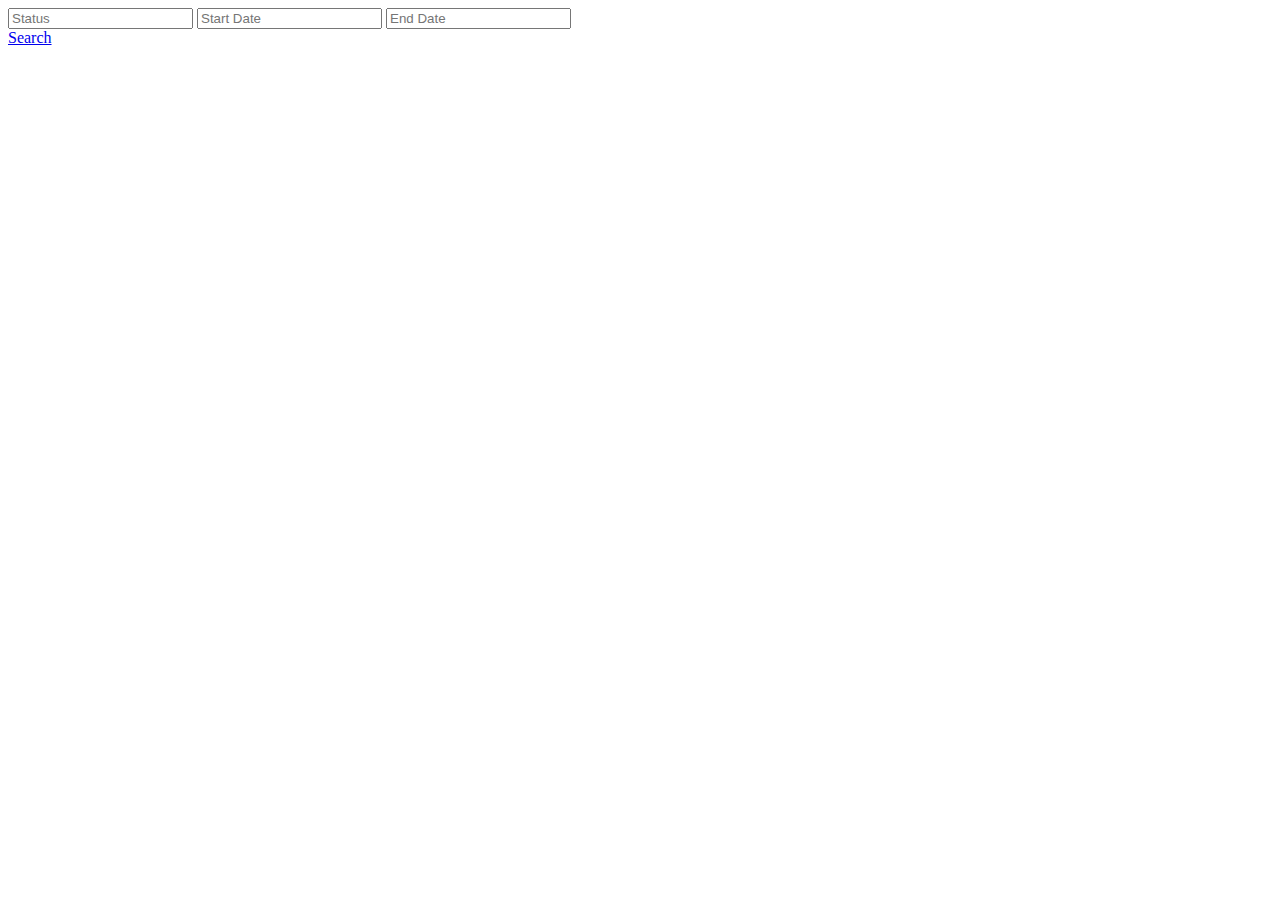
<file: src/main/resources/templates/index.html>
<!doctype html>
<html lang="zh-CN" xmlns:th="http://www.thymeleaf.org">

<head>
    <meta charset="utf-8">
    <title>首页</title>
    <meta http-equiv="Content-Type" content="text/html; charset=utf-8">
    <meta http-equiv="X-UA-Compatible" content="IE=11;IE=10;IE=9;IE=8;IE=7;IE=EDGE">
    <link rel="stylesheet" type="text/css" th:href="@{/js/lib/jquery-easyui-1.6.7/themes/default/easyui.css}" />
    <link rel="stylesheet" type="text/css" th:href="@{/js/lib/jquery-easyui-1.6.7/themes/icon.css}" />
    <link rel="stylesheet" type="text/css" th:href="@{/assets/css/base.css}">
    <link rel="stylesheet" type="text/css" th:href="@{/assets/css/style.css}">
    <!--<script src="assets/js/jquery-1.11.1.min.js"></script>-->
    <script type="text/javascript" th:src="@{/js/lib/v1.11.0-rc1-ext0.1/jquery.all.min.js}"></script>
    <script type="text/javascript" th:src="@{/js/lib/jquery-easyui-1.6.7/jquery.easyui.min.js}"></script>
    <script type="text/javascript" th:src="@{/js/lib/1.6.0-ext0.1/underscore.js}"></script>
    <script type="text/javascript" th:src="@{/js/lib/1.6.0-ext0.1/underscore-application-ext.js}"></script>
    <script type="text/javascript" th:src="@{/assets/js/waves.js}"></script>
    <script type="text/javascript" th:src="@{/js/common.js}"></script>
    <script type="text/javascript" th:src="@{/js/commonDialog.js}"></script>
    <script type="text/javascript" th:src="@{/js/index.js?20190213_1207}"></script>
    <style type="text/css">
        html,
        body {
            height: 100%;
            box-sizing: border-box;
        }
    </style>
    <script type="text/javascript">
        var contextPath='[[${#httpServletRequest.getContextPath()}]]';
    </script>
    <style type="text/css">
        .flex{display:-webkit-flex;display:flex;flex-flow:row;}
        .flex-1{flex:1;}
        .print-conf .ptitle{color:#333;text-align:center;line-height:30px;margin-bottom:3px}
        .print-list+.print-list{margin-top:15px;}
        .print-conf .template-con{text-align:center;}
        .print-conf .template-con li{margin:5px 16px 10px 5px;float:left;display:inline-block;cursor:pointer;min-width:66px;max-height:150px;vertical-align:top;}
        /* 66 * 84*/
        /* .print-conf .template-con li .pic{    margin: 0 auto;border:1px solid #d6d6d6;width:55px;height:70px;} */
        .print-conf .template-con li .pic{    margin: 0 auto;border:1px solid #d6d6d6;width:57px;height:72px;}
        .print-conf .template-con li img{width:55px;height:70px;}
        .print-conf .template-con li p{
            word-break:break-all;margin-top:8px;
            min-height: 18px;
            font-size: 12px;
            white-space: nowrap;
            overflow: hidden;
            text-overflow:    ellipsis;    /* IE, Safari (WebKit) */
        }
        .print-conf .template-con li.active .pic,.print-conf .template-con li:hover .pic{border-color:#56bfc0}
        .print-conf .template-con li.active,.print-conf .template-con li:hover{color:#56bfc0}
        .print-conf .template-con li.col-20off {
            width: 20%;
            margin: 5px 0 10px 0;
        }
        .btn-back,.more a{
            color: #60caf1;
            text-decoration: none;
        }
        .btn-back:hover, .more a:hover {
            text-decoration: underline;
        }
        .nopaddingTB.artDialog-body{
            padding-top: 0px;
            padding-bottom: 0;
        }
    </style>
</head>

<body>
<div class="page-center">
    <!-- header -->
    <div class="header" th:insert="~{navigation :: headBar}"></div>
    <!-- page-body -->
    <div class="wrapper">
        <div class="main">
            <!-- 企业列表 -->
            <!--
            <div class="comt-top clearfix">
                <div class="comt-title">Order List</div>
            </div>
            -->
            <div class="comt-tip comt-content">
                <div class="top-search has-border clearfix mb10">
                    <div class="fl">
                        <input type="text" placeholder="Status" name="status" id="status" data-options="panelHeight:'auto'" />
                        <input type="text" placeholder="Start Date" name="created_after" id="created_after" />
                        <input type="text" placeholder="End Date" name="created_before" id="created_before" />
                    </div>
                    <div class="fr">
                        <a href="javascript:getCorpList()" class="text-primary mr10">Search</a>
                        <!--
                        <a href="javascript:exportCorpList()" class="btn btn-primary waves-effect waves-light">导出</a>
                        <a href="javascript:stopTaxDeclareStatus()" class="btn btn-primary waves-effect waves-light">停止</a>
                        <a href="javascript:startTaxDeclareStatus()" class="btn btn-primary waves-effect waves-light" title="不勾选代表全部">启动报税</a>
                        -->
                    </div>
                </div>
                <div class="con-tab">
                    <table id="dg"></table>
                </div>
            </div>
        </div>
    </div>
</div>
<script id="testTemplate" type="text/template">
    <div class="ptitle" style="text-align:left; border-bottom: 1px solid #cccccc;"><strong>System Default</strong></div>
    <div class="template-con clearfix">
        <ul class="">
            [% if (presetTemplates && presetTemplates.length > 0) { %]
            [% for (var i = 0; i < presetTemplates.length; i++) { %]
            [% var cls = ""; %]
            [% if (i == 0) {cls = "active";} %]
            <li class="[%=cls%] col-20off" id="[%=presetTemplates[i].id%]" title="[%=presetTemplates[i].name%]">&lt;!&ndash; standardTemplate &ndash;&gt;
                <div class="pic"><img src="${staticContextPath}/static/assets/images/acct/temp/standard.jpg"></div>
                <p>[%=presetTemplates[i].name%]</p>
            </li>
            [% } %]
            [% } %]
        </ul>
    </div>
</script>
<script id="corpCustomPrintTemplate" type="text/template">
    <div class="print-conf clearfix">
        <div class="print-list" style="height: 400px; overflow:auto;">
            <!--  -->
            <div class="ptitle" style="text-align:left; border-bottom: 1px solid #cccccc;"><strong>User Design</strong></div>
            <div class="template-con clearfix">
                <ul class="">
                    [% if (corpTemplates && corpTemplates.length > 0) { %]
                    [% for (var i = 0; i < corpTemplates.length; i++) { %]
                    [%
                        var cls = "col-20off";
                        if (i == 0) {
                            cls = "col-20off active";
                        }
                    %]
                    <li id="[%=corpTemplates[i].id%]" class="[%= cls %]" title="[%=corpTemplates[i].templateName%]"><!-- standardTemplate -->
                        <div class="pic">
                            <img th:src="@{/assets/images/standard.jpg}">
                        </div>
                        <p>[%=corpTemplates[i].templateName%]</p>
                    </li>
                    [% } %]
                    [% } %]
                </ul>
            </div>
        </div>
        <div class="tr" style="margin-top: 10px;">
            <a class="btn-back text-muted decimalSetting ml10" href="javascript:moreTemplate()">More Templates</a>
        </div>
    </div>
</script>
<!--
<form name="exportForm" th:action="@{/corpList/exportCorpList.json}" method="post" target="_blank">
    <input type="hidden" name="name" value="" />
    <input type="hidden" name="taxType" value="" />
    <input type="hidden" name="reportStatus" value="" />
    <input type="hidden" name="createM" value="" />
</form>
-->
</body>

</html>
</file>
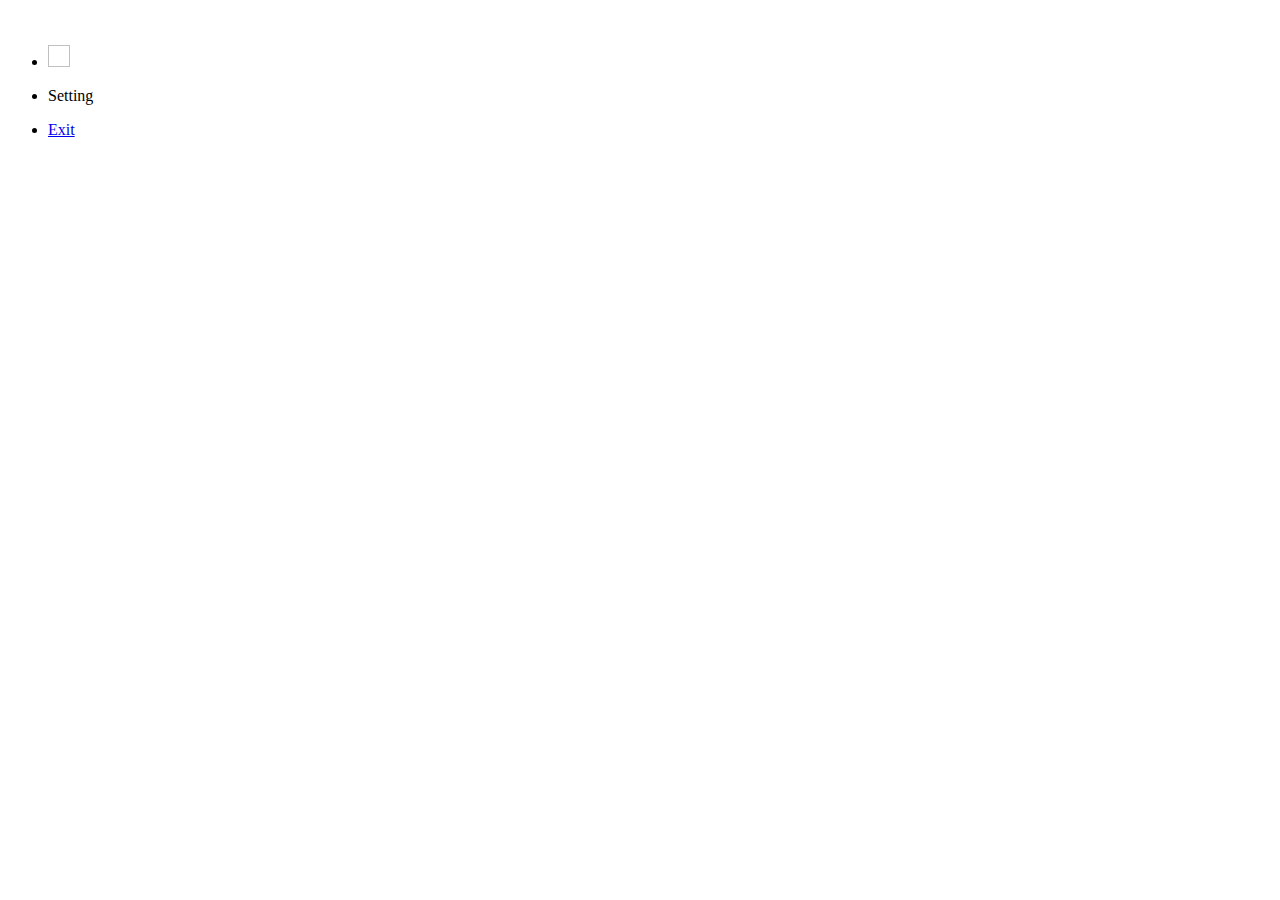
<file: src/main/resources/templates/navigation.html>
<!DOCTYPE html>
<html lang="zh-CN" xmlns:th="http://www.thymeleaf.org">
<body>
    <div class="main  clearfix" th:fragment="headBar">
        <div class="header-left fl">
            <a th:href="@{/}" class="header-logo" style="font-size: 18px;color:  white">
                <!--<img class="logo-img" th:src="@{/assets/images/logo.png}" alt="">-->
                Simple Invoice Print
            </a>
        </div>
        <div class="header-right fr">
            <ul class="clearfix" th:fragment="menuBar">
                <li class="avatar">
                    <a th:href="@{/}" class="headerNameCls">
                        <span th:text="${session.account}"></span>
                    </a>
                    <a th:href="@{/}">
                        <img th:src="@{/assets/images/all/card-text.png}" width="22" height="22">
                    </a>
                </li>
                <li>
                    <a class="handle" th:href="@{/setting/setting.htm}"><i class="icon-font-set"></i></a>
                    <div class="dropdown-tip">
                        <i class="arrow"></i>
                        <p><span><a th:href="@{/setting/setting.htm}">Setting</a></span></p>
                    </div>
                </li>
                <li>
                    <a class="handle" href="javascript:exitSystem()"><i class="icon-font-quit"></i></a>
                    <div class="dropdown-tip">
                        <i class="arrow"></i>
                        <p><span><a href="javascript:exitSystem()">Exit</a></span></p>
                    </div>
                </li>
            </ul>
        </div>
    </div>
</body>
</html>
</file>
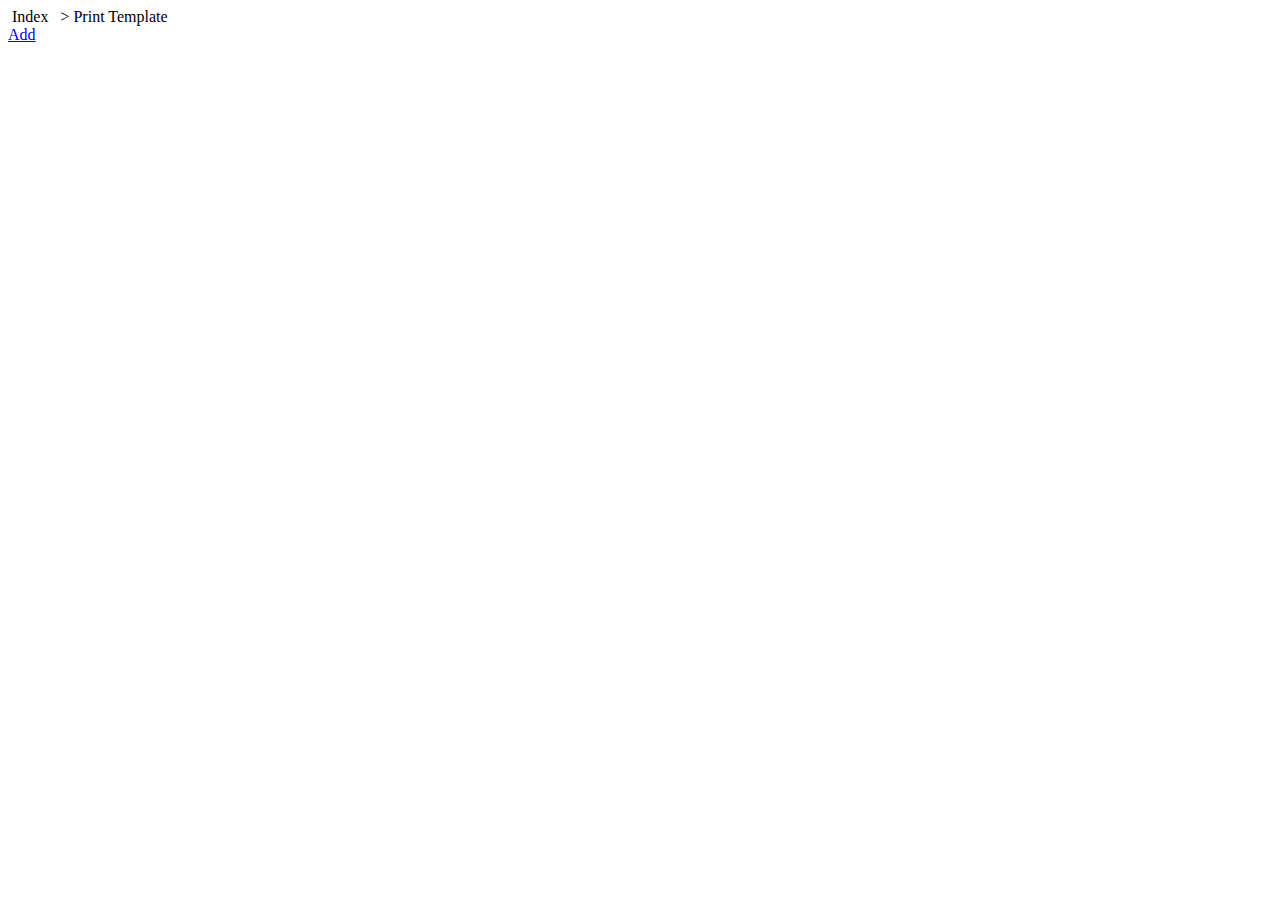
<file: src/main/resources/templates/setting.html>
<!doctype html>
<html lang="zh-CN" xmlns:th="http://www.thymeleaf.org">

<head>
    <meta charset="utf-8">
    <title>设置</title>
    <meta http-equiv="Content-Type" content="text/html; charset=utf-8">
    <meta http-equiv="X-UA-Compatible" content="IE=11;IE=10;IE=9;IE=8;IE=7;IE=EDGE">
    <link rel="stylesheet" type="text/css" th:href="@{/js/lib/jquery-easyui-1.6.7/themes/default/easyui.css}" />
    <link rel="stylesheet" type="text/css" th:href="@{/js/lib/jquery-easyui-1.6.7/themes/icon.css}" />
    <link rel="stylesheet" type="text/css" th:href="@{/assets/css/base.css}">
    <link rel="stylesheet" type="text/css" th:href="@{/assets/css/style.css}">
    <!--<script src="assets/js/jquery-1.11.1.min.js"></script>-->
    <script type="text/javascript" th:src="@{/js/lib/v1.11.0-rc1-ext0.1/jquery.all.min.js}"></script>
    <script type="text/javascript" th:src="@{/js/lib/jquery-easyui-1.6.7/jquery.easyui.min.js}"></script>
    <script type="text/javascript" th:src="@{/js/lib/1.6.0-ext0.1/underscore.js}"></script>
    <script type="text/javascript" th:src="@{/js/lib/1.6.0-ext0.1/underscore-application-ext.js}"></script>
    <script type="text/javascript" th:src="@{/assets/js/waves.js}"></script>
    <script type="text/javascript" th:src="@{/js/common.js}"></script>
    <script type="text/javascript" th:src="@{/js/commonDialog.js}"></script>
    <script type="text/javascript" th:src="@{/js/setting.js?20190213_1207}"></script>
    <style type="text/css">
        html,
        body {
            height: 100%;
            box-sizing: border-box;
        }
    </style>
    <script type="text/javascript">
        var contextPath='[[${#httpServletRequest.getContextPath()}]]';
    </script>
</head>

<body>
<div class="page-center">
    <!-- header -->
    <div class="header" th:insert="~{navigation :: headBar}"></div>
    <!-- page-body -->
    <div class="wrapper">
        <div class="main">
            <!-- 企业列表 -->
            <div class="comt-top clearfix">
                <a class="comt-title" th:href="@{/}">&nbsp;Index</a>
                &nbsp;
                &gt;&nbsp;Print Template
            </div>
            <div class="comt-tip comt-content">
                <div class="top-search has-border clearfix mb10">
                    <div class="fl">
                    </div>
                    <div class="fr">
                        <a href="javascript:gotoPrintTemplateAdd()" class="btn btn-primary waves-effect waves-light">Add</a>
                        <!--
                        <a href="javascript:stopTaxDeclareStatus()" class="btn btn-primary waves-effect waves-light">停止</a>
                        <a href="javascript:startTaxDeclareStatus()" class="btn btn-primary waves-effect waves-light" title="不勾选代表全部">启动报税</a>
                        -->
                    </div>
                </div>
                <div class="con-tab">
                    <table id="dg"></table>
                </div>
            </div>
        </div>
    </div>
</div>
</body>

</html>
</file>
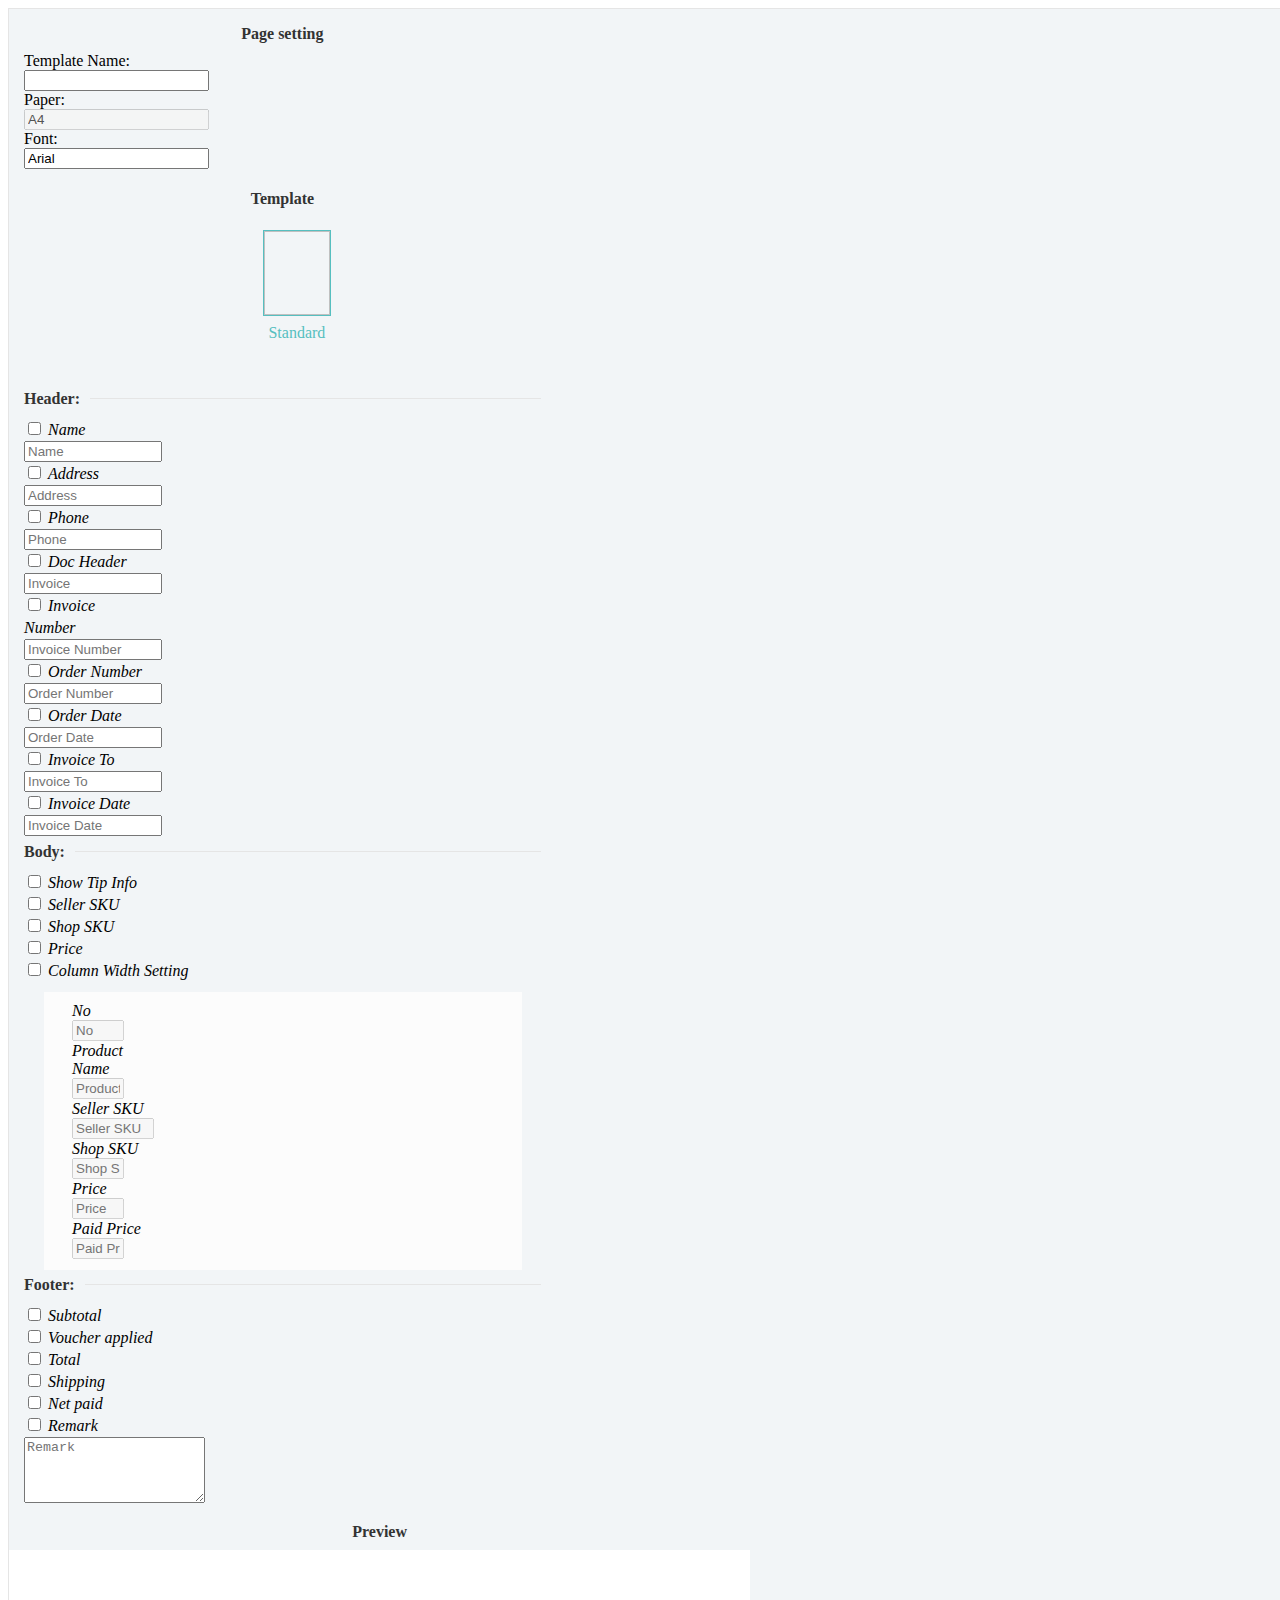
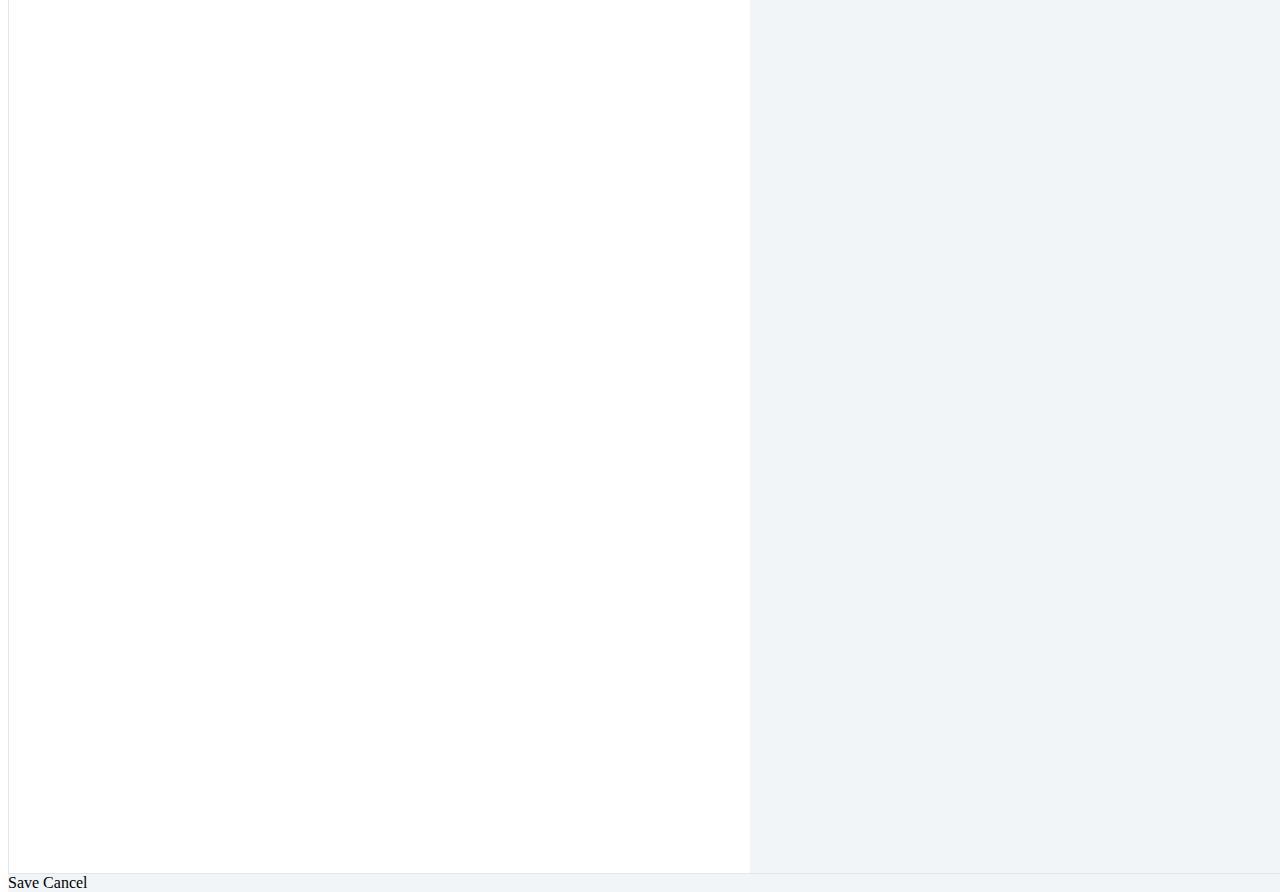
<file: src/main/resources/templates/printconfig/printConfig.html>
<!doctype html>
<html lang="zh-CN" xmlns:th="http://www.thymeleaf.org">

<head>
    <meta charset="utf-8">
    <title>Lazada Invoice Page</title>
    <meta http-equiv="Content-Type" content="text/html; charset=utf-8">
    <meta http-equiv="X-UA-Compatible" content="IE=11;IE=10;IE=9;IE=8;IE=7;IE=EDGE">
    <link rel="stylesheet" type="text/css" th:href="@{/assets/css/base.css}">
    <link rel="stylesheet" type="text/css" th:href="@{/assets/css/style.css}">

    <link rel="stylesheet" type="text/css" th:href="@{/assets/css/global.css}">
    <link rel="stylesheet" type="text/css" th:href="@{/assets/css/common.css}">
    <link rel="stylesheet" type="text/css" th:href="@{/assets/css/all.css}">

    <link rel="stylesheet" type="text/css" th:href="@{/js/framework/widgets/AutoCombobox/1.2.1-SNAPSHOT/css/auto-combobox.css?ver=20190213_1207}">
    <link rel="stylesheet" type="text/css" th:href="@{/js/framework/widgets/AutoCombobox/1.2.1-SNAPSHOT/css/auto-combobox.application.extend.css?ver=20190213_1207}">
    <link rel="stylesheet" type="text/css" th:href="@{/js/framework/widgets/jQueryUI/1.10.4.ext.0.2-SNAPSHOT/css/jquery-ui-1.10.3.custom.all.min.css?ver=20190213_1207}">
    <link rel="stylesheet" type="text/css" th:href="@{/js/framework/widgets/Tips/1.1.1/tips.all.min.css?ver=20190213_1207}">
    <link rel="stylesheet" type="text/css" th:href="@{/js/framework/widgets/jQueryBlockUI/2.70/css/blockUI.application.extend.css?ver=20190213_1207}">
    <link rel="stylesheet" type="text/css" th:href="@{/js/framework/widgets/jQueryBlockUI/2.70/css/blockUI.all.min.css?ver=20190213_1207}">

    <script type="text/javascript">
        var contextPath='[[${#httpServletRequest.getContextPath()}]]';
        var App = {
            staticContextPath: '[[${#httpServletRequest.getContextPath()}]]'
        }
    </script>
    <!--<script src="assets/js/jquery-1.11.1.min.js"></script>-->
    <script type="text/javascript" th:src="@{/js/lib/v1.11.0-rc1-ext0.1/jquery.all.min.js}"></script>

    <script type="text/javascript" th:src="@{/js/framework/widgets/jQueryUI/1.10.4.ext.0.2-SNAPSHOT/jquery-ui-1.10.4.all.min.js?ver=20190213_1207}"></script>
    <script type="text/javascript" th:src="@{/js/framework/widgets/jQueryUI/1.10.4.ext.0.2-SNAPSHOT/jquery-ui-1.10.4.all.min.en.js?ver=20190213_1207}"></script>
    <script type="text/javascript" th:src="@{/js/framework/widgets/Tips/1.1.1/tips.all.min.js?ver=20190213_1207}"></script>


    <script type="text/javascript" th:src="@{/js/lib/jQueryUtils/1.1.0/jquery-number-utils.js}"></script>
    <!--<script type="text/javascript" th:src="@{/js/lib/jquery-easyui-1.6.7/jquery.easyui.min.js}"></script>-->
    <script type="text/javascript" th:src="@{/js/lib/1.6.0-ext0.1/underscore.js}"></script>
    <script type="text/javascript" th:src="@{/js/lib/1.6.0-ext0.1/underscore-application-ext.js}"></script>

    <script type="text/javascript" th:src="@{/js/framework/widgets/OUI/1.1.1/1_oui.util.js?ver=20190213_1207}"></script>
    <script type="text/javascript" th:src="@{/js/framework/widgets/OUI/1.1.1/2_oui.position.js?ver=20190213_1207}"></script>
    <script type="text/javascript" th:src="@{/js/framework/widgets/OUI/1.1.1/oui.application.extend.js?ver=20190213_1207}"></script>

    <script type="text/javascript" th:src="@{/js/framework/widgets/AutoCombobox/1.2.1-SNAPSHOT/auto-combobox.js?ver=20190213_1207}"></script>
    <script type="text/javascript" th:src="@{/js/framework/widgets/AutoCombobox/1.2.1-SNAPSHOT/auto-combobox-en.js?ver=20190213_1207}"></script>

    <script type="text/javascript" th:src="@{/js/framework/widgets/jqForm/1.1.2/form-plugin.js?ver=20190213_1207}"></script>

    <script type="text/javascript" th:src="@{/js/framework/widgets/jQueryBlockUI/2.70/jquery.blockUI.js?ver=20190213_1207}"></script>
    <script type="text/javascript" th:src="@{/js/framework/widgets/jQueryBlockUI/2.70/jquery.blockUI.all.min.js?ver=20190213_1207}"></script>
    <script type="text/javascript" th:src="@{/js/framework/widgets/jQueryBlockUI/2.70/jquery.blockUI.application.extend.js?ver=20190213_1207}"></script>
    <script type="text/javascript" th:src="@{/js/framework/widgets/jQueryBlockUI/2.70/jquery.blockUI.extend.all.min.js?ver=20190213_1207}"></script>

    <script type="text/javascript" th:src="@{/js/acct/common/applicationUtils/checkbox-util.js?ver=20190213_1207}"></script>

    <!--
    <script type="text/javascript" th:src="@{/assets/js/waves.js}"></script>
    <script type="text/javascript" th:src="@{/js/common.js}"></script>
    <script type="text/javascript" th:src="@{/js/commonDialog.js}"></script>
    -->

    <script type="text/javascript" th:src="@{/js/printconfig/printConfig.js?ver=20190213_1207}"></script>
    <style type="text/css">
        html,
        body {
            height: 100%;
            box-sizing: border-box;
        }
    </style>
    <style type="text/css">

        /*打印模板配置-20180529*/
        .flex{display:-webkit-flex;display:flex;flex-flow:row;}
        .flex-1{flex:1;}
        .modal-fixed{position:fixed;}
        .modal-body .icon-close {
            position: absolute;
            right: 10px;
            top: 15px;
            width: 16px;
            height: 16px;
            text-decoration: none;
            background: url(/assets/images/acct/sprite/icon-x.png) -34px -46px;
            cursor: pointer;
            z-index: 1;
        }

        .modal-fixed .icon-close.close-lg{right:-30px;top:0;width:20px;height:20px;background:url(/assets/images/acct/sprite/icon-x.png) 0 0;}

        .print-conf{border:1px solid #e5e5e5;}
        .print-conf .print-left{width: 42%}
        .print-conf .print-right{width:58%}
        .print-conf .print-left .print-lcont{padding: 10px 5px 10px 15px}
        .print-conf .print-right .print-rcont{padding:10px 13px 10px 15px;}
        .print-conf .ptitle{color:#333;text-align:center;line-height:30px;margin-bottom:3px}
        .print-conf .template-con{text-align:center;}
        .print-conf .template-con li{margin:0 16px 10px 5px;float:left;display:inline-block;cursor:pointer;min-width:66px;max-height:150px;vertical-align:top;}
        .print-conf .template-con li .pic{    margin: 0 auto;border:1px solid #d6d6d6;width:66px;height:84px;}
        .print-conf .template-con li img{width:66px;height:84px;}
        .print-conf .template-con li p{word-break:break-all;margin-top:8px;}
        .print-conf .template-con li.active .pic,.print-conf .template-con li:hover .pic{border-color:#56bfc0}
        .print-conf .template-con li.active,.print-conf .template-con li:hover{color:#56bfc0}
        .print-list+.print-list{margin-top:15px;}
        .print-conf .term-title{height:30px;line-height:30px;color:#333;font-weight:bold;position:relative;margin-bottom:5px}
        .print-conf .term-title span{display:inline-block;background:#f2f5f7;position:relative;padding-right:10px;}
        .print-conf .term-title:before{position:absolute;content:"";left:0;top:14px;width:100%;border-top:1px solid #e5e5e5;}
        .print-conf .logo-edit{position:relative;padding-left:170px;min-height:100px}
        .print-conf .le-left{position:absolute;left:0;top:0;width:142px;height:98px;text-align:center;line-height:98px;background:#fff;overflow:hidden;border-top:1px solid #f0f0f0;}
        .print-conf .le-left img{max-width:100%;max-height:98px;}
        .print-conf .placement-icon{display:inline-block;width:26px;height:28px;cursor:pointer;margin-right:20px;background:url(/assets/images/acct/temp/placement-icon.png) no-repeat 0 0;}
        .print-conf .placement-icon.pi-1.active{background-position:0 -28px;}
        .print-conf .placement-icon.pi-3{background-position:-26px 0;}
        .print-conf .placement-icon.pi-3.active{background-position:-26px -28px;}
        .print-conf .placement-icon.pi-2{background-position:-52px 0;}
        .print-conf .placement-icon.pi-2.active{background-position:-52px -28px;}
        .print-conf .le-right .form-horizontal .row{margin:15px 0;}
        .print-conf .header-term .form-horizontal .row.col-6{width: 50%}
        .print-conf .header-term .form-horizontal .row.col-5{    width: 41.66667%;}
        .print-conf .header-term .form-horizontal .row.col-7{    width: 58.33333%;}
        .print-conf .header-term .form-horizontal .form-label{min-width: 100px;text-align: left;}
        .print-conf .header-term .form-horizontal .check-box .option-text{    margin-right: 0;}
        .print-conf .term-handle{margin-top: 2px;display: inline-block;    vertical-align: top;line-height: 20px}
        .print-conf .term-handle a{display:inline-block;width:20px;height:20px;background:url(/assets/images/acct/temp/plus.png) no-repeat 0 -43px;}
        .print-conf .term-handle a{display:inline-block;width:20px;height:20px;vertical-align:top;background:url(/assets/images/acct/temp/plus.png) no-repeat 0 -43px;}
        .print-conf .term-handle a.dec{background-position:0 -43px;}
        .print-conf .term-handle a.inc{background-position:0 -63px;}
        .print-conf .term-handle input{width:30px;height:20px;line-height:20px;background:transparent;text-align:center;}
        .print-conf .term-handle .tip{color:#999}
        .print-conf .term-top-right{margin:-15px 10px 15px 0;position:relative;color:#999}
        .print-conf .term-bottom-right{margin:15px 10px 0 0;}
        .print-conf .term-bottom-right a{text-decoration:underline;color:#999}
        .print-conf .term-bottom-right a:hover{color:#333;}
        .print-conf .term-handle span{    display: inline-block;min-width:58px}
        .print-conf .body-term .form-horizontal .form-label{min-width: 200px;}
        .print-conf .footer-term .form-horizontal .form-label{min-width: 140px;text-align: left;}
        .print-right-box{background: #fff;border: 1px solid #e5e5e5;padding:30px 15px 10px 15px;}
        .print-right-box .examine-con{padding:0;min-height: 680px}
        .print-right-box .examine-con .title .main-tit,
        .print-right-box .examine-con .title .sub-tit{color: #333}
        .print-right-box .examine-con .title .main-tit{letter-spacing: -0.5px}
        .print-right-box .examine-head{padding:0 0 15px 0;margin: 0 0 15px 0;border-color:#e5e5e5;}
        .print-right-box .examine-con .form-horizontal .row{    margin: 5px 0;color: #4c4c4c}
        .print-right-box .examine-con .form-horizontal .form-label{font-weight: normal;}
        .lh20,.examine-con .title .sub-tit{line-height: 20px}
        .print-right-box .examine-table thead > tr > th,
        .print-right-box .examine-table  tbody > tr > td{
            padding:8px 2px;font-weight: normal;font-size: 12px;    border: 1px solid #f0f0f0;
        }
        .print-right-box .examine-table thead > tr > th{letter-spacing: -0.5px}
        .print-right-box .examine-table{margin-top:30px;}
        .print-right-box .reptype-title{height: 28px;line-height: 28px;  border: 1px solid #f0f0f0;border-bottom: 0;color: #333}
        .print-right-box .reptype-list{margin: 0;border-color:#f0f0f0;padding-top:20px;}
        .print-right-box .examine-table-type {bottom:30px;}
        .print-right-box .examine-table-type .examine-table{    margin-top:0;}
        .print-right-box .reptype-right{line-height: 20px;font-weight: bold;}
        .print-right-box .reptype-end{padding-top:10px;margin-top:20px; border-top: 1px solid #f0f0f0;font-weight: bold;color: #333}
        .print-right-box .examine-logo{position: absolute;right:-5px;top:-20px;}
        .print-rmore .more{margin:20px 0 10px 0;padding-top:10px;border-top: 1px solid #e5e5e5;cursor:pointer}
        .print-rmore .more i{display:inline-block;width: 12px;height: 12px;transform: scale(0.8);
            background:url(/assets/images/acct/sprite/ui.png) no-repeat -167px -224px;vertical-align: -2px;
        }

        .print-conf .input-text.w130{width: 130px}
        .print-conf .input-text.w44{width: 44px}
        .print-conf .check-box,.print-conf .check-box .option-text{line-height: 22px}
        .modal-fixed .print-right-box{ padding:40px 25px 10px 25px; border:none;background: transparent;}
        .print-popup{  height: 100%;overflow: auto;}
        .print-popup .examine-con,
        .print-popup .examine-con .title .sub-tit,
        .print-popup .examine-con .form-horizontal,
        .print-popup .examine-table thead > tr > th,
        .print-popup .examine-table tbody > tr > td{font-size: 14px}
        .print-popup .examine-con .title .main-tit{font-size: 18px}

        .modal-shade {
            position: fixed;
            top: 0;
            left: 0;
            z-index: 99;
            min-height:100%;
            min-width: 100%;
            background: rgba(0, 0, 0, .4);
            -webkit-transition: background .3s;
            transition: background .3s;
        }
        .modal-body {
            position: absolute;
            top: 50%;
            left: 50%;
            margin: -150px 0 0 -350px;
            width: 700px;
            min-height: 888px;
            z-index: 100;
            background: #fff;
            box-shadow: 0px 0px 10px rgba(0,0,0,.2);
        }
        .border {border:1px solid #c1c1c1}
        .form-controls { min-height: 22px;}
        .w120{
            width: 120px;
        }

        .w74{
            width: 74px;
        }
        .sun-bgdis .ui-spinner{    background: #f2f2f2;}
        .text-muted {
            color: #60caf1;
            cursor:pointer
        }
        .btn-back,.more a{
            color: #60caf1;
            text-decoration: none;
        }
        .btn-back:hover, .more a:hover {
            text-decoration: underline;
        }
        .box-shadow {
            background: #fcfcfc;
        }
        .ui-spinner a.ui-spinner-button { cursor: pointer;}
        .justify-c { justify-content: center;}
    </style>
    <script th:inline="javascript">
        var contextPath = [[${#httpServletRequest.getContextPath()}]];
        var pageObj = pageObj || {};
        pageObj = $.extend(pageObj, {
            configs: [[${#request.getAttribute("configs")}]] || []
            ,templateId: [[${#request.getAttribute("templateId")}]]
        });
    </script>
</head>

<body>
<div class="page-center">
    <!-- header -->
    <div class="header" th:insert="~{navigation :: headBar}"></div>
    <!-- page-body -->
    <div class="wrapper mlbox" style="min-width: 1280px;background: #f2f5f7">
        <div class="mlbox-content" style="min-width: 1280px">
            <div class="print-conf clearfix">
                <div class="print-left col-6">
                    <div class="print-lcont">
                        <form name="printCustomForm">
                            <!--  Page setting -->
                            <div class="print-list">
                                <div class="ptitle"><strong>Page setting</strong></div>
                                <div class="top-search">
                                    <div class="mb10 clearfix">
                                        <div class="text dir-r"><em class="required mr5"></em>Template Name:</div>
                                        <div class="controls col-3">
                                            <input type="text" name="templateName" class="input-text" maxlength="25"/>
                                            <input type="text" name="templateId" style="display: none;"/>
                                            <input type="text" name="roundingFlag" style="display: none;"/>
                                            <input type="text" name="templateType" style="display: none;"/>
                                            <input type="text" name="fileName" style="display: none;"/>
                                        </div>
                                    </div>
                                    <div class="clearfix">
                                        <div class="text dir-r">Paper:</div>
                                        <div class="controls col-2 mr40">
                                            <label class="pop-select disabled">
                                                <input type="text" name="paper" placeholder="A4" value="A4" disabled="disabled"/>
                                                <em class="icon"></em>
                                            </label>
                                        </div>
                                        <div class="text dir-r">Font:</div>
                                        <div class="controls col-2 mr10" style="width: 35%">
                                            <label class="pop-select">
                                                <input style="display: none;" name="fontFamily" value="Arial Unicode MS">
                                                <input type="text" name="fontFamilyName" placeholder="Arial" value="Arial" />
                                                <em class="icon"></em>
                                            </label>
                                        </div>
                                        <!--
                                        <div class="controls col-2 mr10">
                                            <label class="pop-select">
                                                <input type="hidden" name="fontSize" value="0">
                                                <input type="text" name="fontSizeName" placeholder="Medium">
                                                <em class="icon"></em>
                                            </label>
                                        </div>
                                        -->
                                    </div>
                                </div>
                            </div>
                            <!-- Change up Template -->
                            <div class="print-list">
                                <div class="ptitle"><strong>Template</strong></div>
                                <div class="template-con clearfix">
                                    <ul class="flex justify-c">
                                        <li class="active" id="standardTemplate">
                                            <div class="pic"><img th:src="@{/assets/images/standard.jpg}"></div>
                                            <p>Standard</p>
                                        </li>
                                    </ul>
                                </div>
                                <!-- Header -->
                                <div class="list-term mt10">
                                    <div class="term-title"><span>Header:</span></div>
                                    <div class="term-con">
                                        <div class="header-term clearfix">
                                            <div class="form-horizontal clearfix">
                                                <div class="row clearfix col-6">
                                                    <div class="form-label fl">
                                                        <label class="check-box">
                                                            <i class="icon-inp"></i>
                                                            <input type="checkbox" name="headerName" id="headerName" value="1">
                                                            <em class="option-text">Name</em>
                                                        </label>
                                                    </div>
                                                    <div class="form-controls fl">
                                                        <input type="text" name="headerNameHtml" class="input-text w130 " placeholder="Name" maxlength="25"/>
                                                    </div>
                                                </div>

                                                <div class="row clearfix col-6">
                                                    <div class="form-label fl w120">
                                                        <label class="check-box">
                                                            <i class="icon-inp"></i>
                                                            <input type="checkbox" name="headerAddress" id="headerAddress" value="1">
                                                            <em class="option-text">Address</em>
                                                        </label>
                                                    </div>
                                                    <div class="form-controls fl">
                                                        <input type="text" name="headerAddressHtml" class="input-text w130" placeholder="Address" maxlength="25"/>
                                                    </div>
                                                </div>

                                                <div class="row clearfix col-6">
                                                    <div class="form-label fl">
                                                        <label class="check-box">
                                                            <i class="icon-inp"></i>
                                                            <input type="checkbox" name="headerPhone" id="headerPhone" value="1">
                                                            <em class="option-text">Phone</em>
                                                        </label>
                                                    </div>
                                                    <div class="form-controls fl">
                                                        <input type="text" name="headerPhoneHtml" class="input-text w130" placeholder="Phone" maxlength="25"/>
                                                    </div>
                                                </div>
                                            </div>
                                            <div class="form-horizontal clearfix">
                                                <div class="row clearfix col-6">
                                                    <div class="form-label fl">
                                                        <label class="check-box">
                                                            <i class="icon-inp"></i>
                                                            <input type="checkbox" name="taxInvoice" value="1">
                                                            <em class="option-text">Doc Header</em>
                                                        </label>
                                                    </div>
                                                    <div class="form-controls fl">
                                                        <input type="text" name="taxInvoiceHtml" class="input-text w130 " placeholder="Invoice" maxlength="25"/>
                                                    </div>
                                                </div>

                                                <div class="row clearfix col-6">
                                                    <div class="form-label fl w120">
                                                        <label class="check-box">
                                                            <i class="icon-inp"></i>
                                                            <input type="checkbox" name="invoiceNumber" value="1">
                                                            <em class="option-text">Invoice Number</em>
                                                        </label>
                                                    </div>
                                                    <div class="form-controls fl">
                                                        <input type="text" name="invoiceNumberHtml" class="input-text w130" placeholder="Invoice Number" maxlength="25"/>
                                                    </div>
                                                </div>

                                                <div class="row clearfix col-6">
                                                    <div class="form-label fl">
                                                        <label class="check-box">
                                                            <i class="icon-inp"></i>
                                                            <input type="checkbox" name="orderNumber" value="1">
                                                            <em class="option-text">Order Number</em>
                                                        </label>
                                                    </div>
                                                    <div class="form-controls fl">
                                                        <input type="text" name="orderNumberHtml" class="input-text w130" placeholder="Order Number" maxlength="25"/>
                                                    </div>
                                                </div>

                                                <div class="row clearfix col-6">
                                                    <div class="form-label fl w120">
                                                        <label class="check-box">
                                                            <i class="icon-inp"></i>
                                                            <input type="checkbox" name="orderDate" value="1">
                                                            <em class="option-text">Order Date</em>
                                                        </label>
                                                    </div>
                                                    <div class="form-controls fl">
                                                        <input type="text" name="orderDateHtml" class="input-text w130" placeholder="Order Date" maxlength="25"/>
                                                    </div>
                                                </div>

                                                <div class="row clearfix col-6">
                                                    <div class="form-label fl">
                                                        <label class="check-box">
                                                            <i class="icon-inp"></i>
                                                            <input type="checkbox" name="invoiceTo" value="1">
                                                            <em class="option-text">Invoice To</em>
                                                        </label>
                                                    </div>
                                                    <div class="form-controls fl">
                                                        <input type="text" name="invoiceToHtml" class="input-text w130" placeholder="Invoice To" maxlength="25"/>
                                                    </div>
                                                </div>
                                                <div class="row clearfix col-6">
                                                    <div class="form-label fl w120">
                                                        <label class="check-box">
                                                            <i class="icon-inp"></i>
                                                            <input type="checkbox" name="invoiceDate" value="1">
                                                            <em class="option-text">Invoice Date</em>
                                                        </label>
                                                    </div>
                                                    <div class="form-controls fl">
                                                        <input type="text" name="invoiceDateHtml" class="input-text w130" placeholder="Invoice Date" maxlength="25"/>
                                                    </div>
                                                </div>
                                            </div>
                                        </div>
                                    </div>
                                </div>
                                <!-- Body -->
                                <div class="list-term mt10">
                                    <div class="term-title"><span>Body:</span></div>
                                    <div class="term-con">
                                        <div class="body-term clearfix">
                                            <div class="form-horizontal">
                                                <div class="row clearfix">
                                                    <div class="form-label col-4 tl">
                                                        <label class="check-box">
                                                            <i class="icon-inp"></i>
                                                            <input type="checkbox" name="itemInfoChecked" value="1">
                                                            <em class="option-text">Show Tip Info</em>
                                                        </label>
                                                    </div>
                                                </div>
                                            </div>
                                            <div class="form">
                                                <!--
                                                <div class="row clearfix col-4">
                                                    <label class="check-box">
                                                        <i class="icon-inp"></i>
                                                        <input type="checkbox" name="no" value="1">
                                                        <em class="option-text">No</em>
                                                    </label>
                                                </div>
                                                <div class="row clearfix col-4">
                                                    <label class="check-box">
                                                        <i class="icon-inp"></i>
                                                        <input type="checkbox" name="productName" value="1">
                                                        <em class="option-text">Product Name</em>
                                                    </label>
                                                </div>
                                                -->
                                                <div class="row clearfix col-4">
                                                    <label class="check-box">
                                                        <i class="icon-inp"></i>
                                                        <input type="checkbox" name="sellerSKU" value="1">
                                                        <em class="option-text">Seller SKU</em>
                                                    </label>
                                                </div>
                                                <div class="row clearfix col-4">
                                                    <label class="check-box">
                                                        <i class="icon-inp"></i>
                                                        <input type="checkbox" name="shopSKU" value="1">
                                                        <em class="option-text">Shop SKU</em>
                                                    </label>
                                                </div>
                                                <div class="row clearfix col-4">
                                                    <label class="check-box">
                                                        <i class="icon-inp"></i>
                                                        <input type="checkbox" name="price" value="1">
                                                        <em class="option-text">Price</em>
                                                    </label>
                                                </div>
                                                <!--
                                                <div class="row clearfix col-4">
                                                    <label class="check-box">
                                                        <i class="icon-inp"></i>
                                                        <input type="checkbox" name="paidPrice" value="1">
                                                        <em class="option-text">Paid Price</em>
                                                    </label>
                                                </div>
                                                -->
                                                <div class="row clearfix col-4">
                                                    <label class="check-box">
                                                        <i class="icon-inp"></i>
                                                        <input type="checkbox" name="columnWidthSetting" value="1">
                                                        <em class="option-text">Column Width Setting</em>
                                                    </label>
                                                </div>
                                                <!--
                                                <div class="row clearfix col-8">
                                                    <label class="check-box">
                                                        <i class="icon-inp"></i>
                                                        <input type="checkbox" name="uppercaseChecked" value="1">
                                                        <em class="option-text">Column Name Uppercase</em>
                                                    </label>
                                                </div>
                                                -->
                                            </div>
                                        </div>
                                    </div>
                                    <div class="term-con" id="columnWidthSettingArea" style="/*display: none;*/">
                                        <div class="body-term clearfix">
                                            <div class="box-shadow form cl " style="margin: 10px 20px 0;padding: 10px 0px 10px 28px; width: 450px;">
                                                <div class="row clearfix col-6 noWidthRow">
                                                    <div class="form-label fl w74">
                                                        <label class="">
                                                            <em class="option-text">No</em>
                                                        </label>
                                                    </div>
                                                    <div class="form-controls fl sun-bgdis">
                                                        <input type="text" name="noWidth" class="input-text w44" placeholder="No" maxlength="25"
                                                               componentType="auto-numeric" componentConfig="getIntConfig" disabled="disabled"/>
                                                    </div>
                                                </div>
                                                <div class="row clearfix col-6 productNameWidthRow">
                                                    <div class="form-label fl w74">
                                                        <label class="">
                                                            <em class="option-text">Product Name</em>
                                                        </label>
                                                    </div>
                                                    <div class="form-controls fl  sun-bgdis">
                                                        <input type="text" name="productNameWidth" class="input-text w44" placeholder="Product Name" maxlength="25"
                                                               componentType="auto-numeric" componentConfig="getIntConfig" disabled="disabled"/>
                                                    </div>
                                                </div>
                                                <div class="row clearfix col-6 sellerSKUWidthRow">
                                                    <div class="form-label fl w74 ">
                                                        <label class="">
                                                            <em class="option-text">Seller SKU</em>
                                                        </label>
                                                    </div>
                                                    <div class="form-controls fl  sun-bgdis">
                                                        <input type="text" name="sellerSKUWidth" class="input-text w74" placeholder="Seller SKU" maxlength="25"
                                                               componentType="auto-numeric" componentConfig="getIntConfig" disabled="disabled"/>
                                                    </div>
                                                </div>
                                                <div class="row clearfix col-6 shopSKUWidthRow">
                                                    <div class="form-label fl w74">
                                                        <label class="">
                                                            <em class="option-text">Shop SKU</em>
                                                        </label>
                                                    </div>
                                                    <div class="form-controls fl  sun-bgdis">
                                                        <input type="text" name="shopSKUWidth" class="input-text w44" placeholder="Shop SKU" maxlength="25"
                                                               componentType="auto-numeric" componentConfig="getIntConfig" disabled="disabled"/>
                                                    </div>
                                                </div>
                                                <div class="row clearfix col-6 priceWidthRow">
                                                    <div class="form-label fl w74">
                                                        <label class="">
                                                            <em class="option-text">Price</em>
                                                        </label>
                                                    </div>
                                                    <div class="form-controls fl  sun-bgdis">
                                                        <input type="text" name="priceWidth" class="input-text w44" placeholder="Price" maxlength="25"
                                                               componentType="auto-numeric" componentConfig="getIntConfig" disabled="disabled"/>
                                                    </div>
                                                </div>
                                                <div class="row clearfix col-6 paidPriceWidthRow">
                                                    <div class="form-label fl w74">
                                                        <label class="">
                                                            <em class="option-text">Paid Price</em>
                                                        </label>
                                                    </div>
                                                    <div class="form-controls fl  sun-bgdis">
                                                        <input type="text" name="paidPriceWidth" class="input-text w44" placeholder="Paid Price" maxlength="25"
                                                               componentType="auto-numeric" componentConfig="getIntConfig" disabled="disabled"/>
                                                    </div>
                                                </div>
                                            </div>
                                        </div>
                                    </div>
                                </div>
                                <!-- Footer: -->
                                <div class="list-term mt10">
                                    <div class="term-title"><span>Footer:</span></div>
                                    <div class="term-con">
                                        <div class="footer-term  clearfix">
                                            <div class="form-horizontal">
                                                <div class="row clearfix">
                                                    <div class="form-label fl tl">
                                                        <label class="check-box">
                                                            <i class="icon-inp"></i>
                                                            <input type="checkbox" name="subtotalChecked" value="1">
                                                            <em class="option-text">Subtotal</em>
                                                        </label>
                                                    </div>
                                                    <div class="form-label fl tl">
                                                        <label class="check-box">
                                                            <i class="icon-inp"></i>
                                                            <input type="checkbox" name="voucherAppliedChecked" value="1"/>
                                                            <em class="option-text">Voucher applied</em>
                                                        </label>
                                                    </div>
                                                    <div class="form-label fl tl pl30">
                                                        <label class="check-box">
                                                            <i class="icon-inp"></i>
                                                            <input type="checkbox" name="totalChecked" value="1"/>
                                                            <em class="option-text">Total</em>
                                                        </label>
                                                    </div>
                                                    <div class="form-label fl tl">
                                                        <label class="check-box">
                                                            <i class="icon-inp"></i>
                                                            <input type="checkbox" name="shippingChecked" value="1">
                                                            <em class="option-text">Shipping</em>
                                                        </label>
                                                    </div>
                                                    <div class="form-label fl tl">
                                                        <label class="check-box">
                                                            <i class="icon-inp"></i>
                                                            <input type="checkbox" name="netPaidChecked" value="1"/>
                                                            <em class="option-text">Net paid</em>
                                                        </label>
                                                    </div>
                                                </div>
                                                <div class="row clearfix pt10">
                                                    <div class="form-label fl tl">
                                                        <label class="check-box">
                                                            <i class="icon-inp"></i>
                                                            <input type="checkbox" name="remarkChecked" value="1"/>
                                                            <em class="option-text">Remark</em>
                                                        </label>
                                                    </div>
                                                    <div class="form-controls fl">
                                                        <!--<input type="text" class="input-text" name="remarkCheckedHtml" placeholder="Remark" maxlength="25"/>-->
                                                        <textarea rows="4" width="300px;" class="input-text" name="remarkCheckedHtml" placeholder="Remark"></textarea>
                                                    </div>
                                                </div>
                                            </div>
                                        </div>
                                    </div>
                                </div>
                            </div>
                        </form>
                    </div>
                </div>
                <div class="print-right col-6">
                    <div class="print-rcont" style="padding: 0px !important;">
                        <div class="ptitle"><strong>Preview</strong></div>


                        <div class="standardTemplate includeTemplate" style="height: 888px;background-color: #fff; padding: 25px 13px 10px 25px; ">
                            <iframe name="customPrintModel" id="customPrintModel" frameborder="0" marginheight="0" marginwidth="0" scrolling="auto" width="686px" height="100%" style="margin: 0 auto;"></iframe>
                        </div>

                        <div class="print-rmore" style="display: none;background: rgb(242,245,247);">
                            <div class="more tr printListMore"><a>More<i class="ml10"></i></a></div>
                            <div class="template-con clearfix">
                                <ul class="flex">
                                </ul>
                            </div>
                        </div>
                    </div>
                </div>
            </div>
            <div class="mt20 tc mb10">
                <!--
                <a id="addPrintConfig" class="btn btn-info btn-lg" style="width: 70px">Add</a>
                -->
                <a id="savePrintConfig" class="btn btn-info btn-lg" style="width: 70px">Save</a>
                <a id="cancelPrintConfig" class="btn btn-default btn-lg ml10">Cancel</a>
            </div>
        </div>
    </div>
</div>
</body>

</html>
</file>
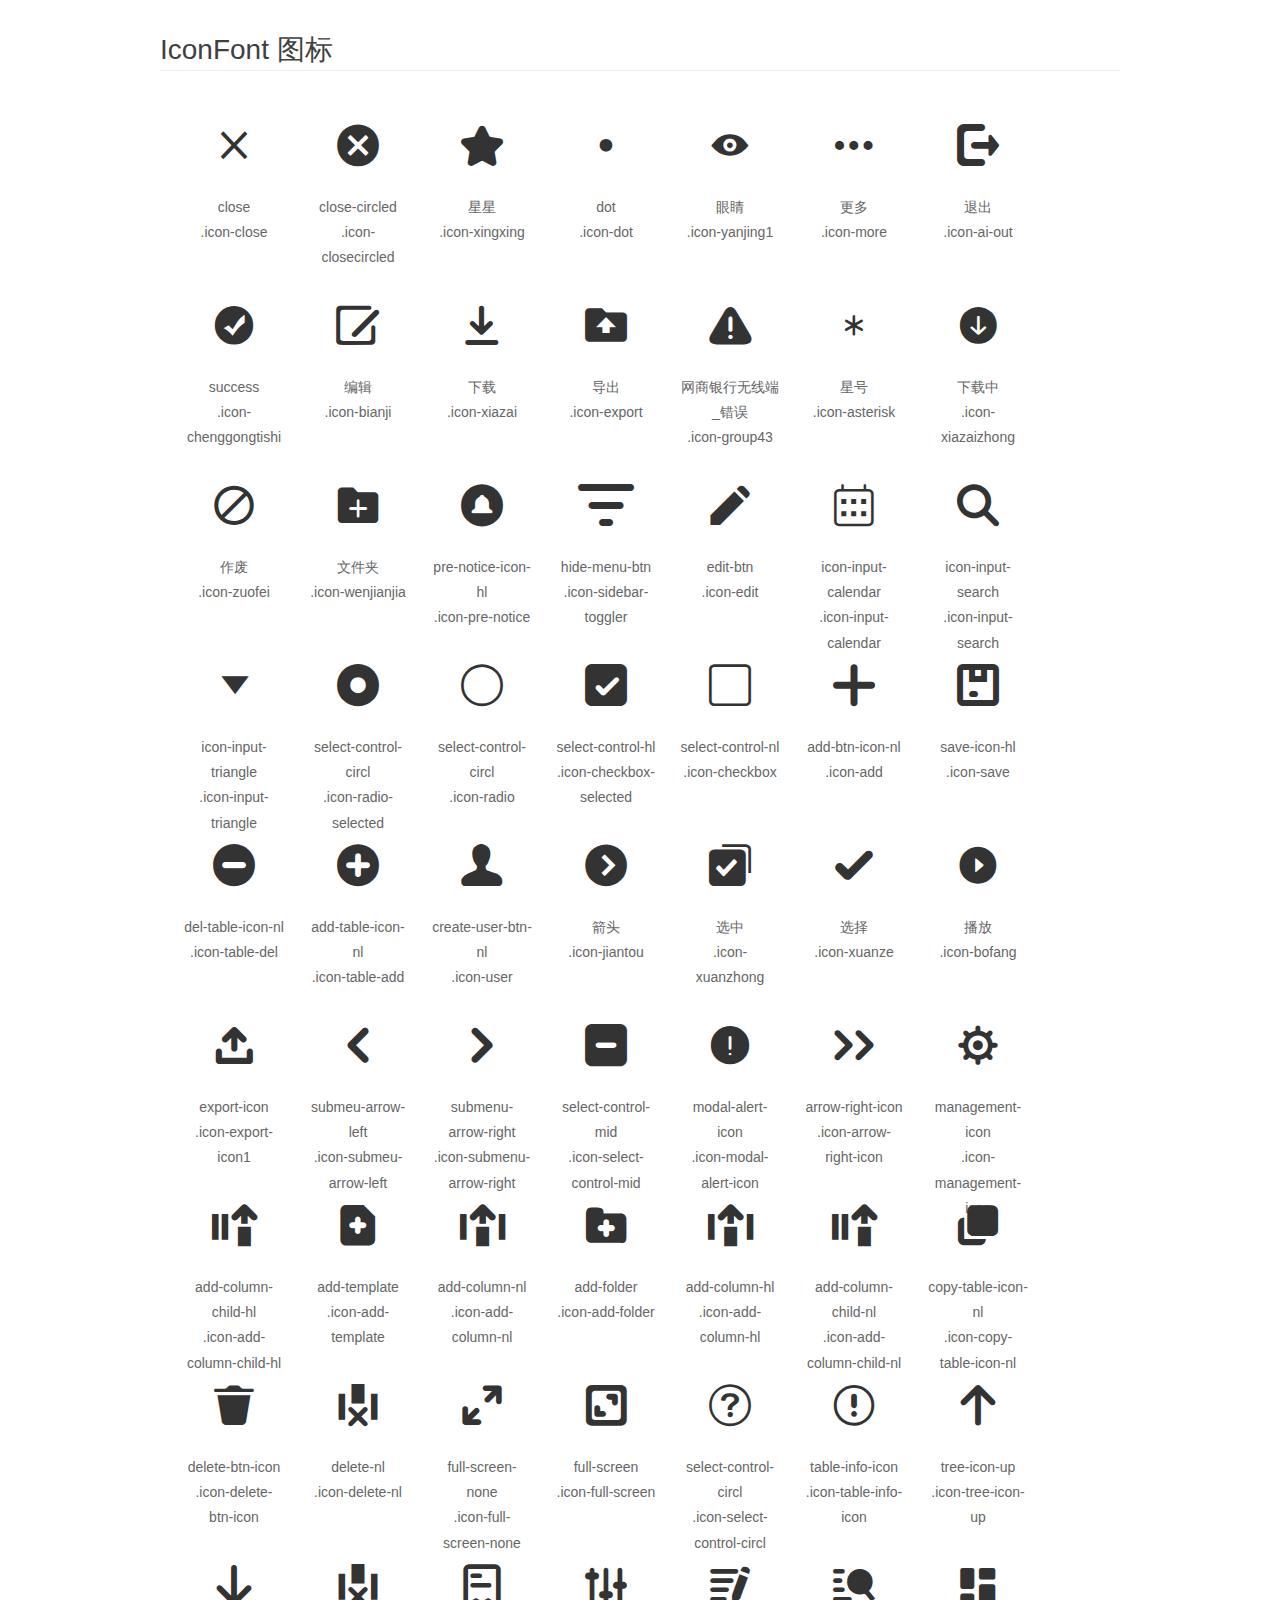
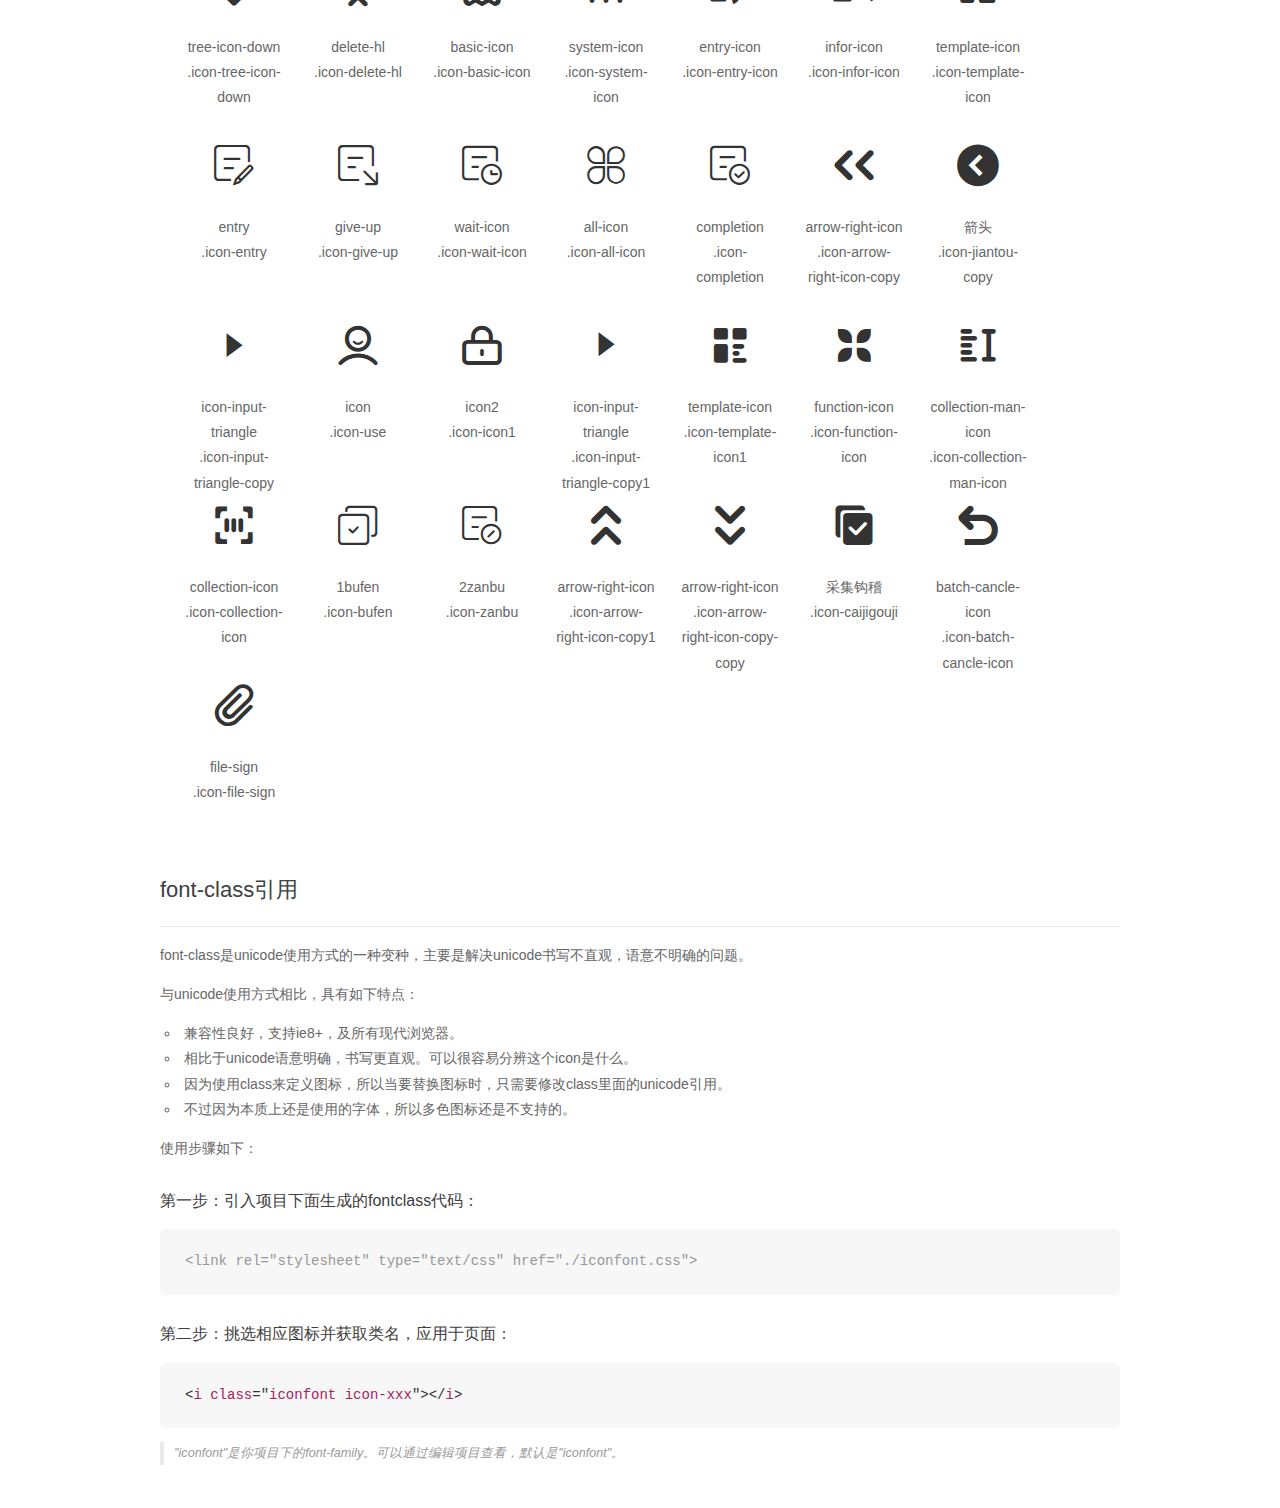
<file: src/main/resources/static/assets/css/font/demo_fontclass.html>
<!DOCTYPE html>
<html>
<head>
    <meta charset="utf-8"/>
    <title>IconFont</title>
    <link rel="stylesheet" href="demo.css">
    <link rel="stylesheet" href="iconfont.css">
</head>
<body>
    <div class="main markdown">
        <h1>IconFont 图标</h1>
        <ul class="icon_lists clear">
            
                <li>
                <i class="icon iconfont icon-close"></i>
                    <div class="name">close</div>
                    <div class="fontclass">.icon-close</div>
                </li>
            
                <li>
                <i class="icon iconfont icon-closecircled"></i>
                    <div class="name">close-circled</div>
                    <div class="fontclass">.icon-closecircled</div>
                </li>
            
                <li>
                <i class="icon iconfont icon-xingxing"></i>
                    <div class="name">星星</div>
                    <div class="fontclass">.icon-xingxing</div>
                </li>
            
                <li>
                <i class="icon iconfont icon-dot"></i>
                    <div class="name">dot</div>
                    <div class="fontclass">.icon-dot</div>
                </li>
            
                <li>
                <i class="icon iconfont icon-yanjing1"></i>
                    <div class="name">眼睛</div>
                    <div class="fontclass">.icon-yanjing1</div>
                </li>
            
                <li>
                <i class="icon iconfont icon-more"></i>
                    <div class="name">更多</div>
                    <div class="fontclass">.icon-more</div>
                </li>
            
                <li>
                <i class="icon iconfont icon-ai-out"></i>
                    <div class="name">退出</div>
                    <div class="fontclass">.icon-ai-out</div>
                </li>
            
                <li>
                <i class="icon iconfont icon-chenggongtishi"></i>
                    <div class="name">success</div>
                    <div class="fontclass">.icon-chenggongtishi</div>
                </li>
            
                <li>
                <i class="icon iconfont icon-bianji"></i>
                    <div class="name">编辑</div>
                    <div class="fontclass">.icon-bianji</div>
                </li>
            
                <li>
                <i class="icon iconfont icon-xiazai"></i>
                    <div class="name">下载</div>
                    <div class="fontclass">.icon-xiazai</div>
                </li>
            
                <li>
                <i class="icon iconfont icon-export"></i>
                    <div class="name">导出</div>
                    <div class="fontclass">.icon-export</div>
                </li>
            
                <li>
                <i class="icon iconfont icon-group43"></i>
                    <div class="name">网商银行无线端_错误</div>
                    <div class="fontclass">.icon-group43</div>
                </li>
            
                <li>
                <i class="icon iconfont icon-asterisk"></i>
                    <div class="name">星号</div>
                    <div class="fontclass">.icon-asterisk</div>
                </li>
            
                <li>
                <i class="icon iconfont icon-xiazaizhong"></i>
                    <div class="name">下载中</div>
                    <div class="fontclass">.icon-xiazaizhong</div>
                </li>
            
                <li>
                <i class="icon iconfont icon-zuofei"></i>
                    <div class="name">作废</div>
                    <div class="fontclass">.icon-zuofei</div>
                </li>
            
                <li>
                <i class="icon iconfont icon-wenjianjia"></i>
                    <div class="name">文件夹</div>
                    <div class="fontclass">.icon-wenjianjia</div>
                </li>
            
                <li>
                <i class="icon iconfont icon-pre-notice"></i>
                    <div class="name">pre-notice-icon-hl</div>
                    <div class="fontclass">.icon-pre-notice</div>
                </li>
            
                <li>
                <i class="icon iconfont icon-sidebar-toggler"></i>
                    <div class="name">hide-menu-btn</div>
                    <div class="fontclass">.icon-sidebar-toggler</div>
                </li>
            
                <li>
                <i class="icon iconfont icon-edit"></i>
                    <div class="name">edit-btn</div>
                    <div class="fontclass">.icon-edit</div>
                </li>
            
                <li>
                <i class="icon iconfont icon-input-calendar"></i>
                    <div class="name">icon-input-calendar</div>
                    <div class="fontclass">.icon-input-calendar</div>
                </li>
            
                <li>
                <i class="icon iconfont icon-input-search"></i>
                    <div class="name">icon-input-search</div>
                    <div class="fontclass">.icon-input-search</div>
                </li>
            
                <li>
                <i class="icon iconfont icon-input-triangle"></i>
                    <div class="name">icon-input-triangle</div>
                    <div class="fontclass">.icon-input-triangle</div>
                </li>
            
                <li>
                <i class="icon iconfont icon-radio-selected"></i>
                    <div class="name">select-control-circl</div>
                    <div class="fontclass">.icon-radio-selected</div>
                </li>
            
                <li>
                <i class="icon iconfont icon-radio"></i>
                    <div class="name">select-control-circl</div>
                    <div class="fontclass">.icon-radio</div>
                </li>
            
                <li>
                <i class="icon iconfont icon-checkbox-selected"></i>
                    <div class="name">select-control-hl</div>
                    <div class="fontclass">.icon-checkbox-selected</div>
                </li>
            
                <li>
                <i class="icon iconfont icon-checkbox"></i>
                    <div class="name">select-control-nl</div>
                    <div class="fontclass">.icon-checkbox</div>
                </li>
            
                <li>
                <i class="icon iconfont icon-add"></i>
                    <div class="name">add-btn-icon-nl</div>
                    <div class="fontclass">.icon-add</div>
                </li>
            
                <li>
                <i class="icon iconfont icon-save"></i>
                    <div class="name">save-icon-hl</div>
                    <div class="fontclass">.icon-save</div>
                </li>
            
                <li>
                <i class="icon iconfont icon-table-del"></i>
                    <div class="name">del-table-icon-nl</div>
                    <div class="fontclass">.icon-table-del</div>
                </li>
            
                <li>
                <i class="icon iconfont icon-table-add"></i>
                    <div class="name">add-table-icon-nl</div>
                    <div class="fontclass">.icon-table-add</div>
                </li>
            
                <li>
                <i class="icon iconfont icon-user"></i>
                    <div class="name">create-user-btn-nl</div>
                    <div class="fontclass">.icon-user</div>
                </li>
            
                <li>
                <i class="icon iconfont icon-jiantou"></i>
                    <div class="name">箭头</div>
                    <div class="fontclass">.icon-jiantou</div>
                </li>
            
                <li>
                <i class="icon iconfont icon-xuanzhong"></i>
                    <div class="name">选中</div>
                    <div class="fontclass">.icon-xuanzhong</div>
                </li>
            
                <li>
                <i class="icon iconfont icon-xuanze"></i>
                    <div class="name">选择</div>
                    <div class="fontclass">.icon-xuanze</div>
                </li>
            
                <li>
                <i class="icon iconfont icon-bofang"></i>
                    <div class="name">播放</div>
                    <div class="fontclass">.icon-bofang</div>
                </li>
            
                <li>
                <i class="icon iconfont icon-export-icon1"></i>
                    <div class="name">export-icon</div>
                    <div class="fontclass">.icon-export-icon1</div>
                </li>
            
                <li>
                <i class="icon iconfont icon-submeu-arrow-left"></i>
                    <div class="name">submeu-arrow-left</div>
                    <div class="fontclass">.icon-submeu-arrow-left</div>
                </li>
            
                <li>
                <i class="icon iconfont icon-submenu-arrow-right"></i>
                    <div class="name">submenu-arrow-right</div>
                    <div class="fontclass">.icon-submenu-arrow-right</div>
                </li>
            
                <li>
                <i class="icon iconfont icon-select-control-mid"></i>
                    <div class="name">select-control-mid</div>
                    <div class="fontclass">.icon-select-control-mid</div>
                </li>
            
                <li>
                <i class="icon iconfont icon-modal-alert-icon"></i>
                    <div class="name">modal-alert-icon</div>
                    <div class="fontclass">.icon-modal-alert-icon</div>
                </li>
            
                <li>
                <i class="icon iconfont icon-arrow-right-icon"></i>
                    <div class="name">arrow-right-icon</div>
                    <div class="fontclass">.icon-arrow-right-icon</div>
                </li>
            
                <li>
                <i class="icon iconfont icon-management-icon"></i>
                    <div class="name">management-icon</div>
                    <div class="fontclass">.icon-management-icon</div>
                </li>
            
                <li>
                <i class="icon iconfont icon-add-column-child-hl"></i>
                    <div class="name">add-column-child-hl</div>
                    <div class="fontclass">.icon-add-column-child-hl</div>
                </li>
            
                <li>
                <i class="icon iconfont icon-add-template"></i>
                    <div class="name">add-template</div>
                    <div class="fontclass">.icon-add-template</div>
                </li>
            
                <li>
                <i class="icon iconfont icon-add-column-nl"></i>
                    <div class="name">add-column-nl</div>
                    <div class="fontclass">.icon-add-column-nl</div>
                </li>
            
                <li>
                <i class="icon iconfont icon-add-folder"></i>
                    <div class="name">add-folder</div>
                    <div class="fontclass">.icon-add-folder</div>
                </li>
            
                <li>
                <i class="icon iconfont icon-add-column-hl"></i>
                    <div class="name">add-column-hl</div>
                    <div class="fontclass">.icon-add-column-hl</div>
                </li>
            
                <li>
                <i class="icon iconfont icon-add-column-child-nl"></i>
                    <div class="name">add-column-child-nl</div>
                    <div class="fontclass">.icon-add-column-child-nl</div>
                </li>
            
                <li>
                <i class="icon iconfont icon-copy-table-icon-nl"></i>
                    <div class="name">copy-table-icon-nl</div>
                    <div class="fontclass">.icon-copy-table-icon-nl</div>
                </li>
            
                <li>
                <i class="icon iconfont icon-delete-btn-icon"></i>
                    <div class="name">delete-btn-icon</div>
                    <div class="fontclass">.icon-delete-btn-icon</div>
                </li>
            
                <li>
                <i class="icon iconfont icon-delete-nl"></i>
                    <div class="name">delete-nl</div>
                    <div class="fontclass">.icon-delete-nl</div>
                </li>
            
                <li>
                <i class="icon iconfont icon-full-screen-none"></i>
                    <div class="name">full-screen-none</div>
                    <div class="fontclass">.icon-full-screen-none</div>
                </li>
            
                <li>
                <i class="icon iconfont icon-full-screen"></i>
                    <div class="name">full-screen</div>
                    <div class="fontclass">.icon-full-screen</div>
                </li>
            
                <li>
                <i class="icon iconfont icon-select-control-circl"></i>
                    <div class="name">select-control-circl</div>
                    <div class="fontclass">.icon-select-control-circl</div>
                </li>
            
                <li>
                <i class="icon iconfont icon-table-info-icon"></i>
                    <div class="name">table-info-icon</div>
                    <div class="fontclass">.icon-table-info-icon</div>
                </li>
            
                <li>
                <i class="icon iconfont icon-tree-icon-up"></i>
                    <div class="name">tree-icon-up</div>
                    <div class="fontclass">.icon-tree-icon-up</div>
                </li>
            
                <li>
                <i class="icon iconfont icon-tree-icon-down"></i>
                    <div class="name">tree-icon-down</div>
                    <div class="fontclass">.icon-tree-icon-down</div>
                </li>
            
                <li>
                <i class="icon iconfont icon-delete-hl"></i>
                    <div class="name">delete-hl</div>
                    <div class="fontclass">.icon-delete-hl</div>
                </li>
            
                <li>
                <i class="icon iconfont icon-basic-icon"></i>
                    <div class="name">basic-icon</div>
                    <div class="fontclass">.icon-basic-icon</div>
                </li>
            
                <li>
                <i class="icon iconfont icon-system-icon"></i>
                    <div class="name">system-icon</div>
                    <div class="fontclass">.icon-system-icon</div>
                </li>
            
                <li>
                <i class="icon iconfont icon-entry-icon"></i>
                    <div class="name">entry-icon</div>
                    <div class="fontclass">.icon-entry-icon</div>
                </li>
            
                <li>
                <i class="icon iconfont icon-infor-icon"></i>
                    <div class="name">infor-icon</div>
                    <div class="fontclass">.icon-infor-icon</div>
                </li>
            
                <li>
                <i class="icon iconfont icon-template-icon"></i>
                    <div class="name">template-icon</div>
                    <div class="fontclass">.icon-template-icon</div>
                </li>
            
                <li>
                <i class="icon iconfont icon-entry"></i>
                    <div class="name">entry</div>
                    <div class="fontclass">.icon-entry</div>
                </li>
            
                <li>
                <i class="icon iconfont icon-give-up"></i>
                    <div class="name">give-up</div>
                    <div class="fontclass">.icon-give-up</div>
                </li>
            
                <li>
                <i class="icon iconfont icon-wait-icon"></i>
                    <div class="name">wait-icon</div>
                    <div class="fontclass">.icon-wait-icon</div>
                </li>
            
                <li>
                <i class="icon iconfont icon-all-icon"></i>
                    <div class="name">all-icon</div>
                    <div class="fontclass">.icon-all-icon</div>
                </li>
            
                <li>
                <i class="icon iconfont icon-completion"></i>
                    <div class="name">completion</div>
                    <div class="fontclass">.icon-completion</div>
                </li>
            
                <li>
                <i class="icon iconfont icon-arrow-right-icon-copy"></i>
                    <div class="name">arrow-right-icon</div>
                    <div class="fontclass">.icon-arrow-right-icon-copy</div>
                </li>
            
                <li>
                <i class="icon iconfont icon-jiantou-copy"></i>
                    <div class="name">箭头</div>
                    <div class="fontclass">.icon-jiantou-copy</div>
                </li>
            
                <li>
                <i class="icon iconfont icon-input-triangle-copy"></i>
                    <div class="name">icon-input-triangle</div>
                    <div class="fontclass">.icon-input-triangle-copy</div>
                </li>
            
                <li>
                <i class="icon iconfont icon-use"></i>
                    <div class="name">icon</div>
                    <div class="fontclass">.icon-use</div>
                </li>
            
                <li>
                <i class="icon iconfont icon-icon1"></i>
                    <div class="name">icon2</div>
                    <div class="fontclass">.icon-icon1</div>
                </li>
            
                <li>
                <i class="icon iconfont icon-input-triangle-copy1"></i>
                    <div class="name">icon-input-triangle</div>
                    <div class="fontclass">.icon-input-triangle-copy1</div>
                </li>
            
                <li>
                <i class="icon iconfont icon-template-icon1"></i>
                    <div class="name">template-icon</div>
                    <div class="fontclass">.icon-template-icon1</div>
                </li>
            
                <li>
                <i class="icon iconfont icon-function-icon"></i>
                    <div class="name">function-icon</div>
                    <div class="fontclass">.icon-function-icon</div>
                </li>
            
                <li>
                <i class="icon iconfont icon-collection-man-icon"></i>
                    <div class="name">collection-man-icon</div>
                    <div class="fontclass">.icon-collection-man-icon</div>
                </li>
            
                <li>
                <i class="icon iconfont icon-collection-icon"></i>
                    <div class="name">collection-icon</div>
                    <div class="fontclass">.icon-collection-icon</div>
                </li>
            
                <li>
                <i class="icon iconfont icon-bufen"></i>
                    <div class="name">1bufen</div>
                    <div class="fontclass">.icon-bufen</div>
                </li>
            
                <li>
                <i class="icon iconfont icon-zanbu"></i>
                    <div class="name">2zanbu</div>
                    <div class="fontclass">.icon-zanbu</div>
                </li>
            
                <li>
                <i class="icon iconfont icon-arrow-right-icon-copy1"></i>
                    <div class="name">arrow-right-icon</div>
                    <div class="fontclass">.icon-arrow-right-icon-copy1</div>
                </li>
            
                <li>
                <i class="icon iconfont icon-arrow-right-icon-copy-copy"></i>
                    <div class="name">arrow-right-icon</div>
                    <div class="fontclass">.icon-arrow-right-icon-copy-copy</div>
                </li>
            
                <li>
                <i class="icon iconfont icon-caijigouji"></i>
                    <div class="name">采集钩稽</div>
                    <div class="fontclass">.icon-caijigouji</div>
                </li>
            
                <li>
                <i class="icon iconfont icon-batch-cancle-icon"></i>
                    <div class="name">batch-cancle-icon</div>
                    <div class="fontclass">.icon-batch-cancle-icon</div>
                </li>
            
                <li>
                <i class="icon iconfont icon-file-sign"></i>
                    <div class="name">file-sign</div>
                    <div class="fontclass">.icon-file-sign</div>
                </li>
            
        </ul>

        <h2 id="font-class-">font-class引用</h2>
        <hr>

        <p>font-class是unicode使用方式的一种变种，主要是解决unicode书写不直观，语意不明确的问题。</p>
        <p>与unicode使用方式相比，具有如下特点：</p>
        <ul>
        <li>兼容性良好，支持ie8+，及所有现代浏览器。</li>
        <li>相比于unicode语意明确，书写更直观。可以很容易分辨这个icon是什么。</li>
        <li>因为使用class来定义图标，所以当要替换图标时，只需要修改class里面的unicode引用。</li>
        <li>不过因为本质上还是使用的字体，所以多色图标还是不支持的。</li>
        </ul>
        <p>使用步骤如下：</p>
        <h3 id="-fontclass-">第一步：引入项目下面生成的fontclass代码：</h3>


        <pre><code class="lang-js hljs javascript"><span class="hljs-comment">&lt;link rel="stylesheet" type="text/css" href="./iconfont.css"&gt;</span></code></pre>
        <h3 id="-">第二步：挑选相应图标并获取类名，应用于页面：</h3>
        <pre><code class="lang-css hljs">&lt;<span class="hljs-selector-tag">i</span> <span class="hljs-selector-tag">class</span>="<span class="hljs-selector-tag">iconfont</span> <span class="hljs-selector-tag">icon-xxx</span>"&gt;&lt;/<span class="hljs-selector-tag">i</span>&gt;</code></pre>
        <blockquote>
        <p>"iconfont"是你项目下的font-family。可以通过编辑项目查看，默认是"iconfont"。</p>
        </blockquote>
    </div>
</body>
</html>
</file>
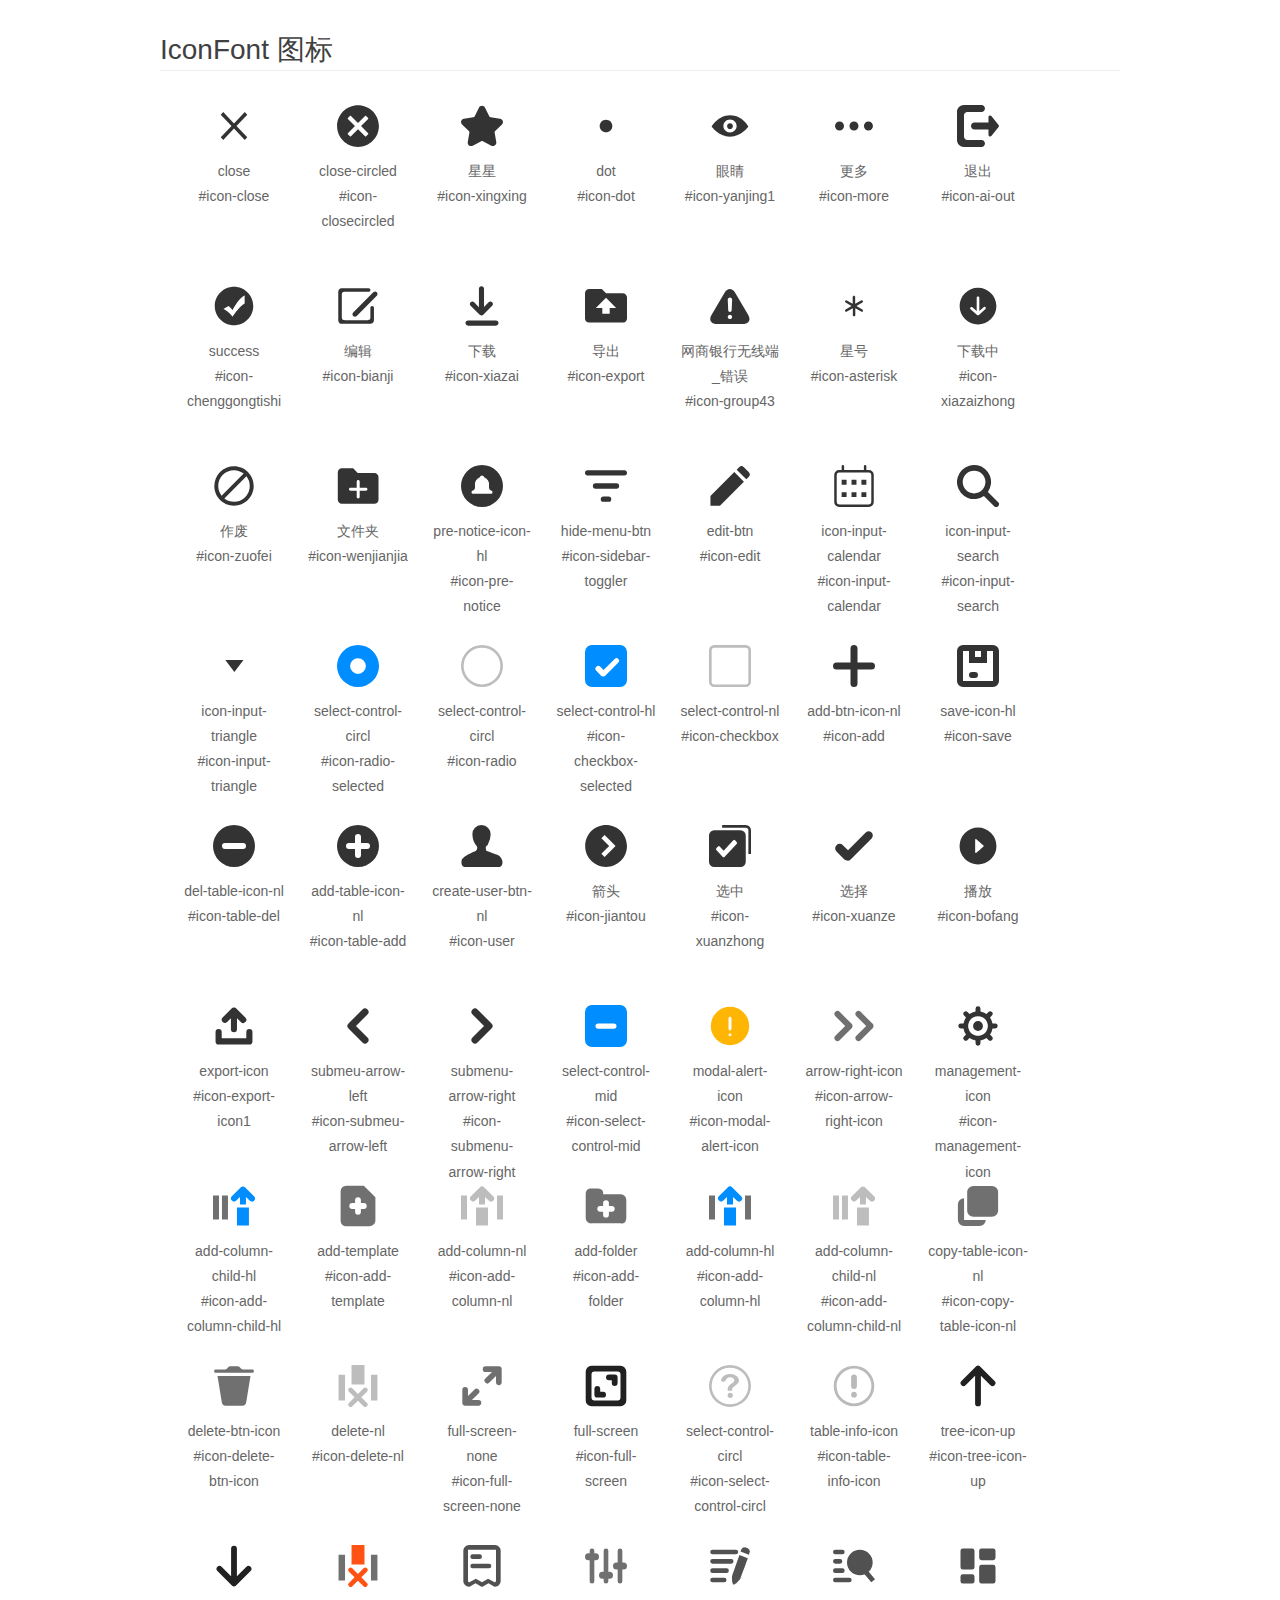
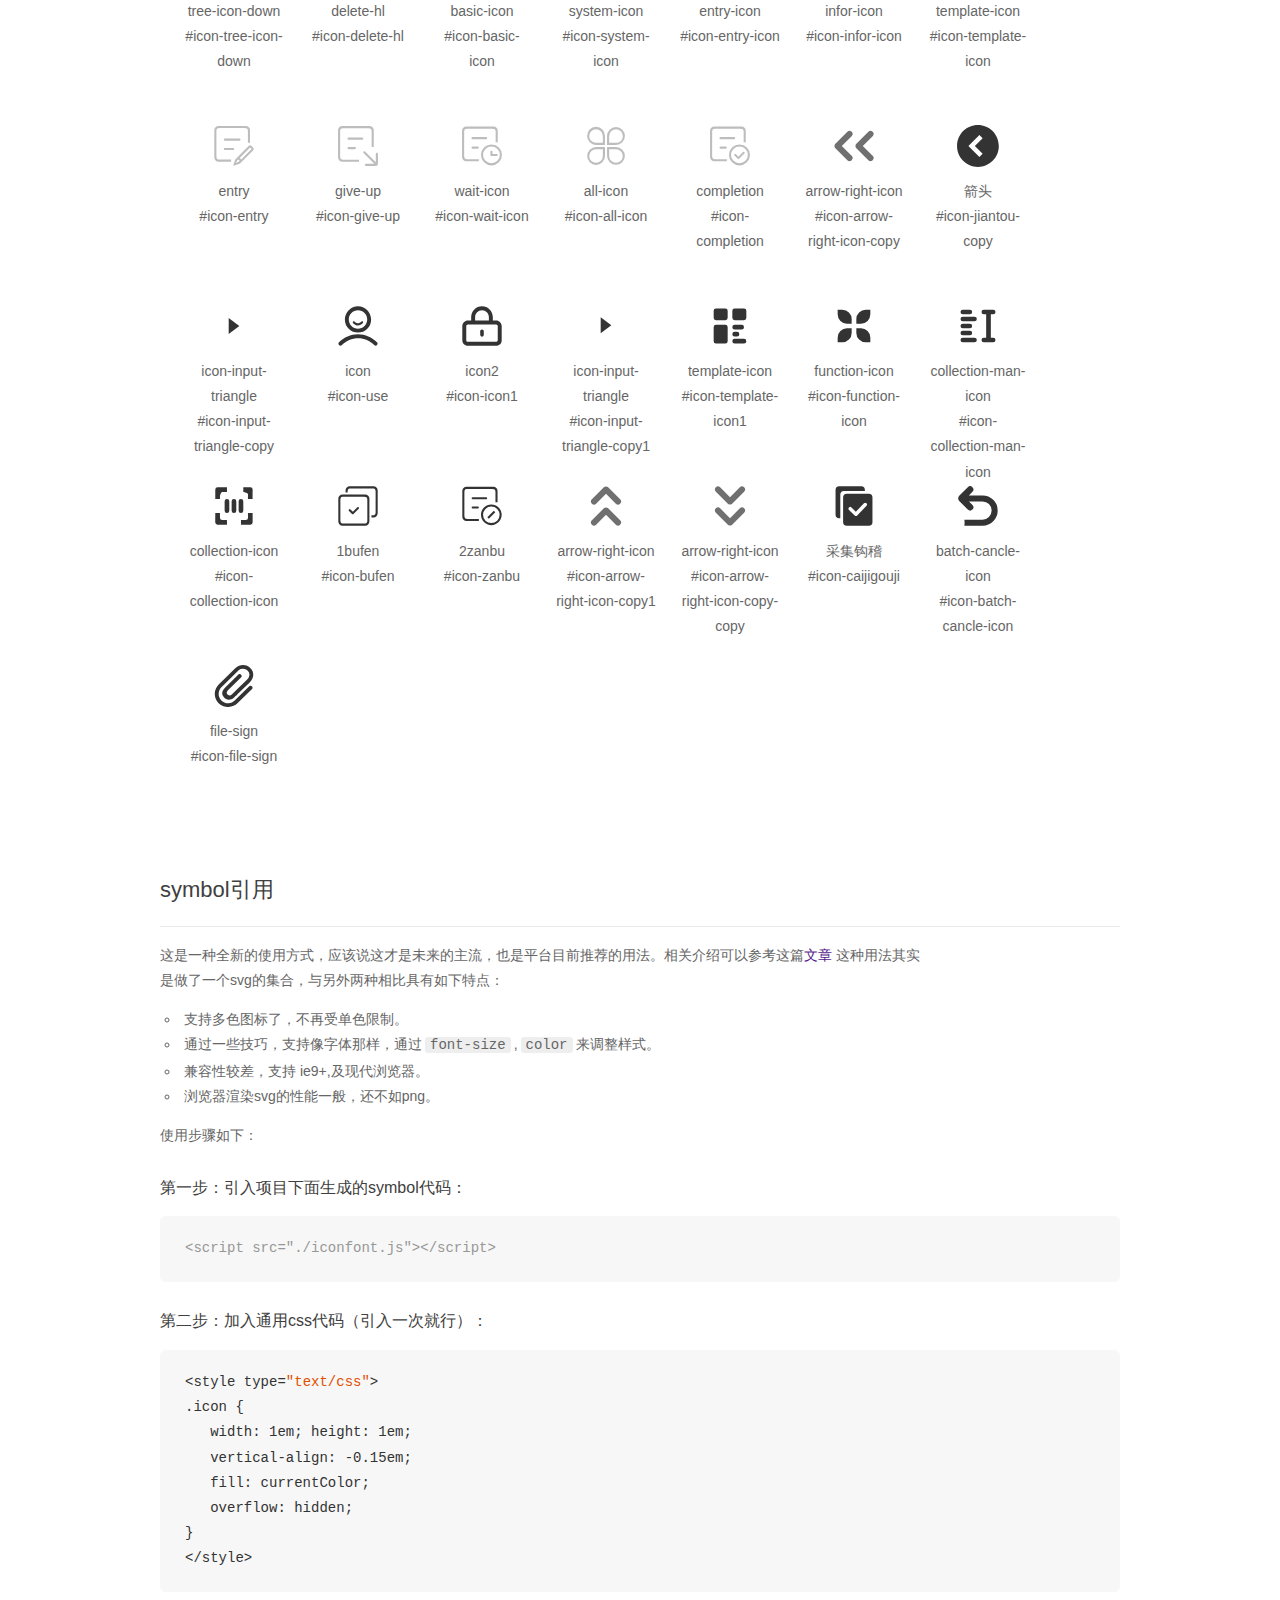
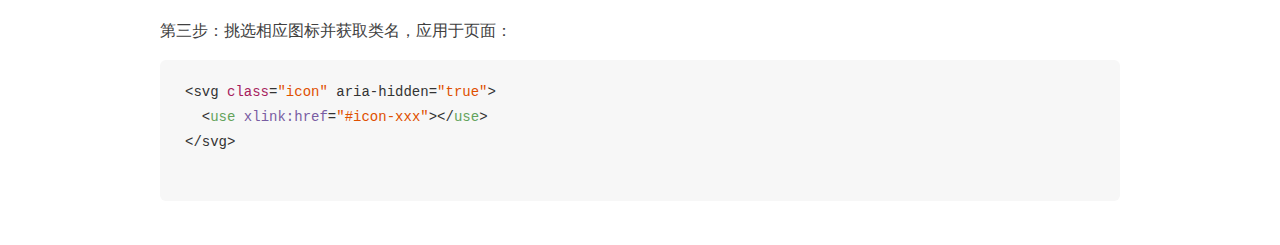
<file: src/main/resources/static/assets/css/font/demo_symbol.html>
<!DOCTYPE html>
<html>
<head>
    <meta charset="utf-8"/>
    <title>IconFont</title>
    <link rel="stylesheet" href="demo.css">
    <script src="iconfont.js"></script>

    <style type="text/css">
        .icon {
          /* 通过设置 font-size 来改变图标大小 */
          width: 1em; height: 1em;
          /* 图标和文字相邻时，垂直对齐 */
          vertical-align: -0.15em;
          /* 通过设置 color 来改变 SVG 的颜色/fill */
          fill: currentColor;
          /* path 和 stroke 溢出 viewBox 部分在 IE 下会显示
             normalize.css 中也包含这行 */
          overflow: hidden;
        }

    </style>
</head>
<body>
    <div class="main markdown">
        <h1>IconFont 图标</h1>
        <ul class="icon_lists clear">
            
                <li>
                    <svg class="icon" aria-hidden="true">
                        <use xlink:href="#icon-close"></use>
                    </svg>
                    <div class="name">close</div>
                    <div class="fontclass">#icon-close</div>
                </li>
            
                <li>
                    <svg class="icon" aria-hidden="true">
                        <use xlink:href="#icon-closecircled"></use>
                    </svg>
                    <div class="name">close-circled</div>
                    <div class="fontclass">#icon-closecircled</div>
                </li>
            
                <li>
                    <svg class="icon" aria-hidden="true">
                        <use xlink:href="#icon-xingxing"></use>
                    </svg>
                    <div class="name">星星</div>
                    <div class="fontclass">#icon-xingxing</div>
                </li>
            
                <li>
                    <svg class="icon" aria-hidden="true">
                        <use xlink:href="#icon-dot"></use>
                    </svg>
                    <div class="name">dot</div>
                    <div class="fontclass">#icon-dot</div>
                </li>
            
                <li>
                    <svg class="icon" aria-hidden="true">
                        <use xlink:href="#icon-yanjing1"></use>
                    </svg>
                    <div class="name">眼睛</div>
                    <div class="fontclass">#icon-yanjing1</div>
                </li>
            
                <li>
                    <svg class="icon" aria-hidden="true">
                        <use xlink:href="#icon-more"></use>
                    </svg>
                    <div class="name">更多</div>
                    <div class="fontclass">#icon-more</div>
                </li>
            
                <li>
                    <svg class="icon" aria-hidden="true">
                        <use xlink:href="#icon-ai-out"></use>
                    </svg>
                    <div class="name">退出</div>
                    <div class="fontclass">#icon-ai-out</div>
                </li>
            
                <li>
                    <svg class="icon" aria-hidden="true">
                        <use xlink:href="#icon-chenggongtishi"></use>
                    </svg>
                    <div class="name">success</div>
                    <div class="fontclass">#icon-chenggongtishi</div>
                </li>
            
                <li>
                    <svg class="icon" aria-hidden="true">
                        <use xlink:href="#icon-bianji"></use>
                    </svg>
                    <div class="name">编辑</div>
                    <div class="fontclass">#icon-bianji</div>
                </li>
            
                <li>
                    <svg class="icon" aria-hidden="true">
                        <use xlink:href="#icon-xiazai"></use>
                    </svg>
                    <div class="name">下载</div>
                    <div class="fontclass">#icon-xiazai</div>
                </li>
            
                <li>
                    <svg class="icon" aria-hidden="true">
                        <use xlink:href="#icon-export"></use>
                    </svg>
                    <div class="name">导出</div>
                    <div class="fontclass">#icon-export</div>
                </li>
            
                <li>
                    <svg class="icon" aria-hidden="true">
                        <use xlink:href="#icon-group43"></use>
                    </svg>
                    <div class="name">网商银行无线端_错误</div>
                    <div class="fontclass">#icon-group43</div>
                </li>
            
                <li>
                    <svg class="icon" aria-hidden="true">
                        <use xlink:href="#icon-asterisk"></use>
                    </svg>
                    <div class="name">星号</div>
                    <div class="fontclass">#icon-asterisk</div>
                </li>
            
                <li>
                    <svg class="icon" aria-hidden="true">
                        <use xlink:href="#icon-xiazaizhong"></use>
                    </svg>
                    <div class="name">下载中</div>
                    <div class="fontclass">#icon-xiazaizhong</div>
                </li>
            
                <li>
                    <svg class="icon" aria-hidden="true">
                        <use xlink:href="#icon-zuofei"></use>
                    </svg>
                    <div class="name">作废</div>
                    <div class="fontclass">#icon-zuofei</div>
                </li>
            
                <li>
                    <svg class="icon" aria-hidden="true">
                        <use xlink:href="#icon-wenjianjia"></use>
                    </svg>
                    <div class="name">文件夹</div>
                    <div class="fontclass">#icon-wenjianjia</div>
                </li>
            
                <li>
                    <svg class="icon" aria-hidden="true">
                        <use xlink:href="#icon-pre-notice"></use>
                    </svg>
                    <div class="name">pre-notice-icon-hl</div>
                    <div class="fontclass">#icon-pre-notice</div>
                </li>
            
                <li>
                    <svg class="icon" aria-hidden="true">
                        <use xlink:href="#icon-sidebar-toggler"></use>
                    </svg>
                    <div class="name">hide-menu-btn</div>
                    <div class="fontclass">#icon-sidebar-toggler</div>
                </li>
            
                <li>
                    <svg class="icon" aria-hidden="true">
                        <use xlink:href="#icon-edit"></use>
                    </svg>
                    <div class="name">edit-btn</div>
                    <div class="fontclass">#icon-edit</div>
                </li>
            
                <li>
                    <svg class="icon" aria-hidden="true">
                        <use xlink:href="#icon-input-calendar"></use>
                    </svg>
                    <div class="name">icon-input-calendar</div>
                    <div class="fontclass">#icon-input-calendar</div>
                </li>
            
                <li>
                    <svg class="icon" aria-hidden="true">
                        <use xlink:href="#icon-input-search"></use>
                    </svg>
                    <div class="name">icon-input-search</div>
                    <div class="fontclass">#icon-input-search</div>
                </li>
            
                <li>
                    <svg class="icon" aria-hidden="true">
                        <use xlink:href="#icon-input-triangle"></use>
                    </svg>
                    <div class="name">icon-input-triangle</div>
                    <div class="fontclass">#icon-input-triangle</div>
                </li>
            
                <li>
                    <svg class="icon" aria-hidden="true">
                        <use xlink:href="#icon-radio-selected"></use>
                    </svg>
                    <div class="name">select-control-circl</div>
                    <div class="fontclass">#icon-radio-selected</div>
                </li>
            
                <li>
                    <svg class="icon" aria-hidden="true">
                        <use xlink:href="#icon-radio"></use>
                    </svg>
                    <div class="name">select-control-circl</div>
                    <div class="fontclass">#icon-radio</div>
                </li>
            
                <li>
                    <svg class="icon" aria-hidden="true">
                        <use xlink:href="#icon-checkbox-selected"></use>
                    </svg>
                    <div class="name">select-control-hl</div>
                    <div class="fontclass">#icon-checkbox-selected</div>
                </li>
            
                <li>
                    <svg class="icon" aria-hidden="true">
                        <use xlink:href="#icon-checkbox"></use>
                    </svg>
                    <div class="name">select-control-nl</div>
                    <div class="fontclass">#icon-checkbox</div>
                </li>
            
                <li>
                    <svg class="icon" aria-hidden="true">
                        <use xlink:href="#icon-add"></use>
                    </svg>
                    <div class="name">add-btn-icon-nl</div>
                    <div class="fontclass">#icon-add</div>
                </li>
            
                <li>
                    <svg class="icon" aria-hidden="true">
                        <use xlink:href="#icon-save"></use>
                    </svg>
                    <div class="name">save-icon-hl</div>
                    <div class="fontclass">#icon-save</div>
                </li>
            
                <li>
                    <svg class="icon" aria-hidden="true">
                        <use xlink:href="#icon-table-del"></use>
                    </svg>
                    <div class="name">del-table-icon-nl</div>
                    <div class="fontclass">#icon-table-del</div>
                </li>
            
                <li>
                    <svg class="icon" aria-hidden="true">
                        <use xlink:href="#icon-table-add"></use>
                    </svg>
                    <div class="name">add-table-icon-nl</div>
                    <div class="fontclass">#icon-table-add</div>
                </li>
            
                <li>
                    <svg class="icon" aria-hidden="true">
                        <use xlink:href="#icon-user"></use>
                    </svg>
                    <div class="name">create-user-btn-nl</div>
                    <div class="fontclass">#icon-user</div>
                </li>
            
                <li>
                    <svg class="icon" aria-hidden="true">
                        <use xlink:href="#icon-jiantou"></use>
                    </svg>
                    <div class="name">箭头</div>
                    <div class="fontclass">#icon-jiantou</div>
                </li>
            
                <li>
                    <svg class="icon" aria-hidden="true">
                        <use xlink:href="#icon-xuanzhong"></use>
                    </svg>
                    <div class="name">选中</div>
                    <div class="fontclass">#icon-xuanzhong</div>
                </li>
            
                <li>
                    <svg class="icon" aria-hidden="true">
                        <use xlink:href="#icon-xuanze"></use>
                    </svg>
                    <div class="name">选择</div>
                    <div class="fontclass">#icon-xuanze</div>
                </li>
            
                <li>
                    <svg class="icon" aria-hidden="true">
                        <use xlink:href="#icon-bofang"></use>
                    </svg>
                    <div class="name">播放</div>
                    <div class="fontclass">#icon-bofang</div>
                </li>
            
                <li>
                    <svg class="icon" aria-hidden="true">
                        <use xlink:href="#icon-export-icon1"></use>
                    </svg>
                    <div class="name">export-icon</div>
                    <div class="fontclass">#icon-export-icon1</div>
                </li>
            
                <li>
                    <svg class="icon" aria-hidden="true">
                        <use xlink:href="#icon-submeu-arrow-left"></use>
                    </svg>
                    <div class="name">submeu-arrow-left</div>
                    <div class="fontclass">#icon-submeu-arrow-left</div>
                </li>
            
                <li>
                    <svg class="icon" aria-hidden="true">
                        <use xlink:href="#icon-submenu-arrow-right"></use>
                    </svg>
                    <div class="name">submenu-arrow-right</div>
                    <div class="fontclass">#icon-submenu-arrow-right</div>
                </li>
            
                <li>
                    <svg class="icon" aria-hidden="true">
                        <use xlink:href="#icon-select-control-mid"></use>
                    </svg>
                    <div class="name">select-control-mid</div>
                    <div class="fontclass">#icon-select-control-mid</div>
                </li>
            
                <li>
                    <svg class="icon" aria-hidden="true">
                        <use xlink:href="#icon-modal-alert-icon"></use>
                    </svg>
                    <div class="name">modal-alert-icon</div>
                    <div class="fontclass">#icon-modal-alert-icon</div>
                </li>
            
                <li>
                    <svg class="icon" aria-hidden="true">
                        <use xlink:href="#icon-arrow-right-icon"></use>
                    </svg>
                    <div class="name">arrow-right-icon</div>
                    <div class="fontclass">#icon-arrow-right-icon</div>
                </li>
            
                <li>
                    <svg class="icon" aria-hidden="true">
                        <use xlink:href="#icon-management-icon"></use>
                    </svg>
                    <div class="name">management-icon</div>
                    <div class="fontclass">#icon-management-icon</div>
                </li>
            
                <li>
                    <svg class="icon" aria-hidden="true">
                        <use xlink:href="#icon-add-column-child-hl"></use>
                    </svg>
                    <div class="name">add-column-child-hl</div>
                    <div class="fontclass">#icon-add-column-child-hl</div>
                </li>
            
                <li>
                    <svg class="icon" aria-hidden="true">
                        <use xlink:href="#icon-add-template"></use>
                    </svg>
                    <div class="name">add-template</div>
                    <div class="fontclass">#icon-add-template</div>
                </li>
            
                <li>
                    <svg class="icon" aria-hidden="true">
                        <use xlink:href="#icon-add-column-nl"></use>
                    </svg>
                    <div class="name">add-column-nl</div>
                    <div class="fontclass">#icon-add-column-nl</div>
                </li>
            
                <li>
                    <svg class="icon" aria-hidden="true">
                        <use xlink:href="#icon-add-folder"></use>
                    </svg>
                    <div class="name">add-folder</div>
                    <div class="fontclass">#icon-add-folder</div>
                </li>
            
                <li>
                    <svg class="icon" aria-hidden="true">
                        <use xlink:href="#icon-add-column-hl"></use>
                    </svg>
                    <div class="name">add-column-hl</div>
                    <div class="fontclass">#icon-add-column-hl</div>
                </li>
            
                <li>
                    <svg class="icon" aria-hidden="true">
                        <use xlink:href="#icon-add-column-child-nl"></use>
                    </svg>
                    <div class="name">add-column-child-nl</div>
                    <div class="fontclass">#icon-add-column-child-nl</div>
                </li>
            
                <li>
                    <svg class="icon" aria-hidden="true">
                        <use xlink:href="#icon-copy-table-icon-nl"></use>
                    </svg>
                    <div class="name">copy-table-icon-nl</div>
                    <div class="fontclass">#icon-copy-table-icon-nl</div>
                </li>
            
                <li>
                    <svg class="icon" aria-hidden="true">
                        <use xlink:href="#icon-delete-btn-icon"></use>
                    </svg>
                    <div class="name">delete-btn-icon</div>
                    <div class="fontclass">#icon-delete-btn-icon</div>
                </li>
            
                <li>
                    <svg class="icon" aria-hidden="true">
                        <use xlink:href="#icon-delete-nl"></use>
                    </svg>
                    <div class="name">delete-nl</div>
                    <div class="fontclass">#icon-delete-nl</div>
                </li>
            
                <li>
                    <svg class="icon" aria-hidden="true">
                        <use xlink:href="#icon-full-screen-none"></use>
                    </svg>
                    <div class="name">full-screen-none</div>
                    <div class="fontclass">#icon-full-screen-none</div>
                </li>
            
                <li>
                    <svg class="icon" aria-hidden="true">
                        <use xlink:href="#icon-full-screen"></use>
                    </svg>
                    <div class="name">full-screen</div>
                    <div class="fontclass">#icon-full-screen</div>
                </li>
            
                <li>
                    <svg class="icon" aria-hidden="true">
                        <use xlink:href="#icon-select-control-circl"></use>
                    </svg>
                    <div class="name">select-control-circl</div>
                    <div class="fontclass">#icon-select-control-circl</div>
                </li>
            
                <li>
                    <svg class="icon" aria-hidden="true">
                        <use xlink:href="#icon-table-info-icon"></use>
                    </svg>
                    <div class="name">table-info-icon</div>
                    <div class="fontclass">#icon-table-info-icon</div>
                </li>
            
                <li>
                    <svg class="icon" aria-hidden="true">
                        <use xlink:href="#icon-tree-icon-up"></use>
                    </svg>
                    <div class="name">tree-icon-up</div>
                    <div class="fontclass">#icon-tree-icon-up</div>
                </li>
            
                <li>
                    <svg class="icon" aria-hidden="true">
                        <use xlink:href="#icon-tree-icon-down"></use>
                    </svg>
                    <div class="name">tree-icon-down</div>
                    <div class="fontclass">#icon-tree-icon-down</div>
                </li>
            
                <li>
                    <svg class="icon" aria-hidden="true">
                        <use xlink:href="#icon-delete-hl"></use>
                    </svg>
                    <div class="name">delete-hl</div>
                    <div class="fontclass">#icon-delete-hl</div>
                </li>
            
                <li>
                    <svg class="icon" aria-hidden="true">
                        <use xlink:href="#icon-basic-icon"></use>
                    </svg>
                    <div class="name">basic-icon</div>
                    <div class="fontclass">#icon-basic-icon</div>
                </li>
            
                <li>
                    <svg class="icon" aria-hidden="true">
                        <use xlink:href="#icon-system-icon"></use>
                    </svg>
                    <div class="name">system-icon</div>
                    <div class="fontclass">#icon-system-icon</div>
                </li>
            
                <li>
                    <svg class="icon" aria-hidden="true">
                        <use xlink:href="#icon-entry-icon"></use>
                    </svg>
                    <div class="name">entry-icon</div>
                    <div class="fontclass">#icon-entry-icon</div>
                </li>
            
                <li>
                    <svg class="icon" aria-hidden="true">
                        <use xlink:href="#icon-infor-icon"></use>
                    </svg>
                    <div class="name">infor-icon</div>
                    <div class="fontclass">#icon-infor-icon</div>
                </li>
            
                <li>
                    <svg class="icon" aria-hidden="true">
                        <use xlink:href="#icon-template-icon"></use>
                    </svg>
                    <div class="name">template-icon</div>
                    <div class="fontclass">#icon-template-icon</div>
                </li>
            
                <li>
                    <svg class="icon" aria-hidden="true">
                        <use xlink:href="#icon-entry"></use>
                    </svg>
                    <div class="name">entry</div>
                    <div class="fontclass">#icon-entry</div>
                </li>
            
                <li>
                    <svg class="icon" aria-hidden="true">
                        <use xlink:href="#icon-give-up"></use>
                    </svg>
                    <div class="name">give-up</div>
                    <div class="fontclass">#icon-give-up</div>
                </li>
            
                <li>
                    <svg class="icon" aria-hidden="true">
                        <use xlink:href="#icon-wait-icon"></use>
                    </svg>
                    <div class="name">wait-icon</div>
                    <div class="fontclass">#icon-wait-icon</div>
                </li>
            
                <li>
                    <svg class="icon" aria-hidden="true">
                        <use xlink:href="#icon-all-icon"></use>
                    </svg>
                    <div class="name">all-icon</div>
                    <div class="fontclass">#icon-all-icon</div>
                </li>
            
                <li>
                    <svg class="icon" aria-hidden="true">
                        <use xlink:href="#icon-completion"></use>
                    </svg>
                    <div class="name">completion</div>
                    <div class="fontclass">#icon-completion</div>
                </li>
            
                <li>
                    <svg class="icon" aria-hidden="true">
                        <use xlink:href="#icon-arrow-right-icon-copy"></use>
                    </svg>
                    <div class="name">arrow-right-icon</div>
                    <div class="fontclass">#icon-arrow-right-icon-copy</div>
                </li>
            
                <li>
                    <svg class="icon" aria-hidden="true">
                        <use xlink:href="#icon-jiantou-copy"></use>
                    </svg>
                    <div class="name">箭头</div>
                    <div class="fontclass">#icon-jiantou-copy</div>
                </li>
            
                <li>
                    <svg class="icon" aria-hidden="true">
                        <use xlink:href="#icon-input-triangle-copy"></use>
                    </svg>
                    <div class="name">icon-input-triangle</div>
                    <div class="fontclass">#icon-input-triangle-copy</div>
                </li>
            
                <li>
                    <svg class="icon" aria-hidden="true">
                        <use xlink:href="#icon-use"></use>
                    </svg>
                    <div class="name">icon</div>
                    <div class="fontclass">#icon-use</div>
                </li>
            
                <li>
                    <svg class="icon" aria-hidden="true">
                        <use xlink:href="#icon-icon1"></use>
                    </svg>
                    <div class="name">icon2</div>
                    <div class="fontclass">#icon-icon1</div>
                </li>
            
                <li>
                    <svg class="icon" aria-hidden="true">
                        <use xlink:href="#icon-input-triangle-copy1"></use>
                    </svg>
                    <div class="name">icon-input-triangle</div>
                    <div class="fontclass">#icon-input-triangle-copy1</div>
                </li>
            
                <li>
                    <svg class="icon" aria-hidden="true">
                        <use xlink:href="#icon-template-icon1"></use>
                    </svg>
                    <div class="name">template-icon</div>
                    <div class="fontclass">#icon-template-icon1</div>
                </li>
            
                <li>
                    <svg class="icon" aria-hidden="true">
                        <use xlink:href="#icon-function-icon"></use>
                    </svg>
                    <div class="name">function-icon</div>
                    <div class="fontclass">#icon-function-icon</div>
                </li>
            
                <li>
                    <svg class="icon" aria-hidden="true">
                        <use xlink:href="#icon-collection-man-icon"></use>
                    </svg>
                    <div class="name">collection-man-icon</div>
                    <div class="fontclass">#icon-collection-man-icon</div>
                </li>
            
                <li>
                    <svg class="icon" aria-hidden="true">
                        <use xlink:href="#icon-collection-icon"></use>
                    </svg>
                    <div class="name">collection-icon</div>
                    <div class="fontclass">#icon-collection-icon</div>
                </li>
            
                <li>
                    <svg class="icon" aria-hidden="true">
                        <use xlink:href="#icon-bufen"></use>
                    </svg>
                    <div class="name">1bufen</div>
                    <div class="fontclass">#icon-bufen</div>
                </li>
            
                <li>
                    <svg class="icon" aria-hidden="true">
                        <use xlink:href="#icon-zanbu"></use>
                    </svg>
                    <div class="name">2zanbu</div>
                    <div class="fontclass">#icon-zanbu</div>
                </li>
            
                <li>
                    <svg class="icon" aria-hidden="true">
                        <use xlink:href="#icon-arrow-right-icon-copy1"></use>
                    </svg>
                    <div class="name">arrow-right-icon</div>
                    <div class="fontclass">#icon-arrow-right-icon-copy1</div>
                </li>
            
                <li>
                    <svg class="icon" aria-hidden="true">
                        <use xlink:href="#icon-arrow-right-icon-copy-copy"></use>
                    </svg>
                    <div class="name">arrow-right-icon</div>
                    <div class="fontclass">#icon-arrow-right-icon-copy-copy</div>
                </li>
            
                <li>
                    <svg class="icon" aria-hidden="true">
                        <use xlink:href="#icon-caijigouji"></use>
                    </svg>
                    <div class="name">采集钩稽</div>
                    <div class="fontclass">#icon-caijigouji</div>
                </li>
            
                <li>
                    <svg class="icon" aria-hidden="true">
                        <use xlink:href="#icon-batch-cancle-icon"></use>
                    </svg>
                    <div class="name">batch-cancle-icon</div>
                    <div class="fontclass">#icon-batch-cancle-icon</div>
                </li>
            
                <li>
                    <svg class="icon" aria-hidden="true">
                        <use xlink:href="#icon-file-sign"></use>
                    </svg>
                    <div class="name">file-sign</div>
                    <div class="fontclass">#icon-file-sign</div>
                </li>
            
        </ul>


        <h2 id="symbol-">symbol引用</h2>
        <hr>

        <p>这是一种全新的使用方式，应该说这才是未来的主流，也是平台目前推荐的用法。相关介绍可以参考这篇<a href="">文章</a>
        这种用法其实是做了一个svg的集合，与另外两种相比具有如下特点：</p>
        <ul>
          <li>支持多色图标了，不再受单色限制。</li>
          <li>通过一些技巧，支持像字体那样，通过<code>font-size</code>,<code>color</code>来调整样式。</li>
          <li>兼容性较差，支持 ie9+,及现代浏览器。</li>
          <li>浏览器渲染svg的性能一般，还不如png。</li>
        </ul>
        <p>使用步骤如下：</p>
        <h3 id="-symbol-">第一步：引入项目下面生成的symbol代码：</h3>
        <pre><code class="lang-js hljs javascript"><span class="hljs-comment">&lt;script src="./iconfont.js"&gt;&lt;/script&gt;</span></code></pre>
        <h3 id="-css-">第二步：加入通用css代码（引入一次就行）：</h3>
        <pre><code class="lang-js hljs javascript">&lt;style type=<span class="hljs-string">"text/css"</span>&gt;
.icon {
   width: <span class="hljs-number">1</span>em; height: <span class="hljs-number">1</span>em;
   vertical-align: <span class="hljs-number">-0.15</span>em;
   fill: currentColor;
   overflow: hidden;
}
&lt;<span class="hljs-regexp">/style&gt;</span></code></pre>
        <h3 id="-">第三步：挑选相应图标并获取类名，应用于页面：</h3>
        <pre><code class="lang-js hljs javascript">&lt;svg <span class="hljs-class"><span class="hljs-keyword">class</span></span>=<span class="hljs-string">"icon"</span> aria-hidden=<span class="hljs-string">"true"</span>&gt;<span class="xml"><span class="hljs-tag">
  &lt;<span class="hljs-name">use</span> <span class="hljs-attr">xlink:href</span>=<span class="hljs-string">"#icon-xxx"</span>&gt;</span><span class="hljs-tag">&lt;/<span class="hljs-name">use</span>&gt;</span>
</span>&lt;<span class="hljs-regexp">/svg&gt;
        </span></code></pre>
    </div>
</body>
</html>
</file>
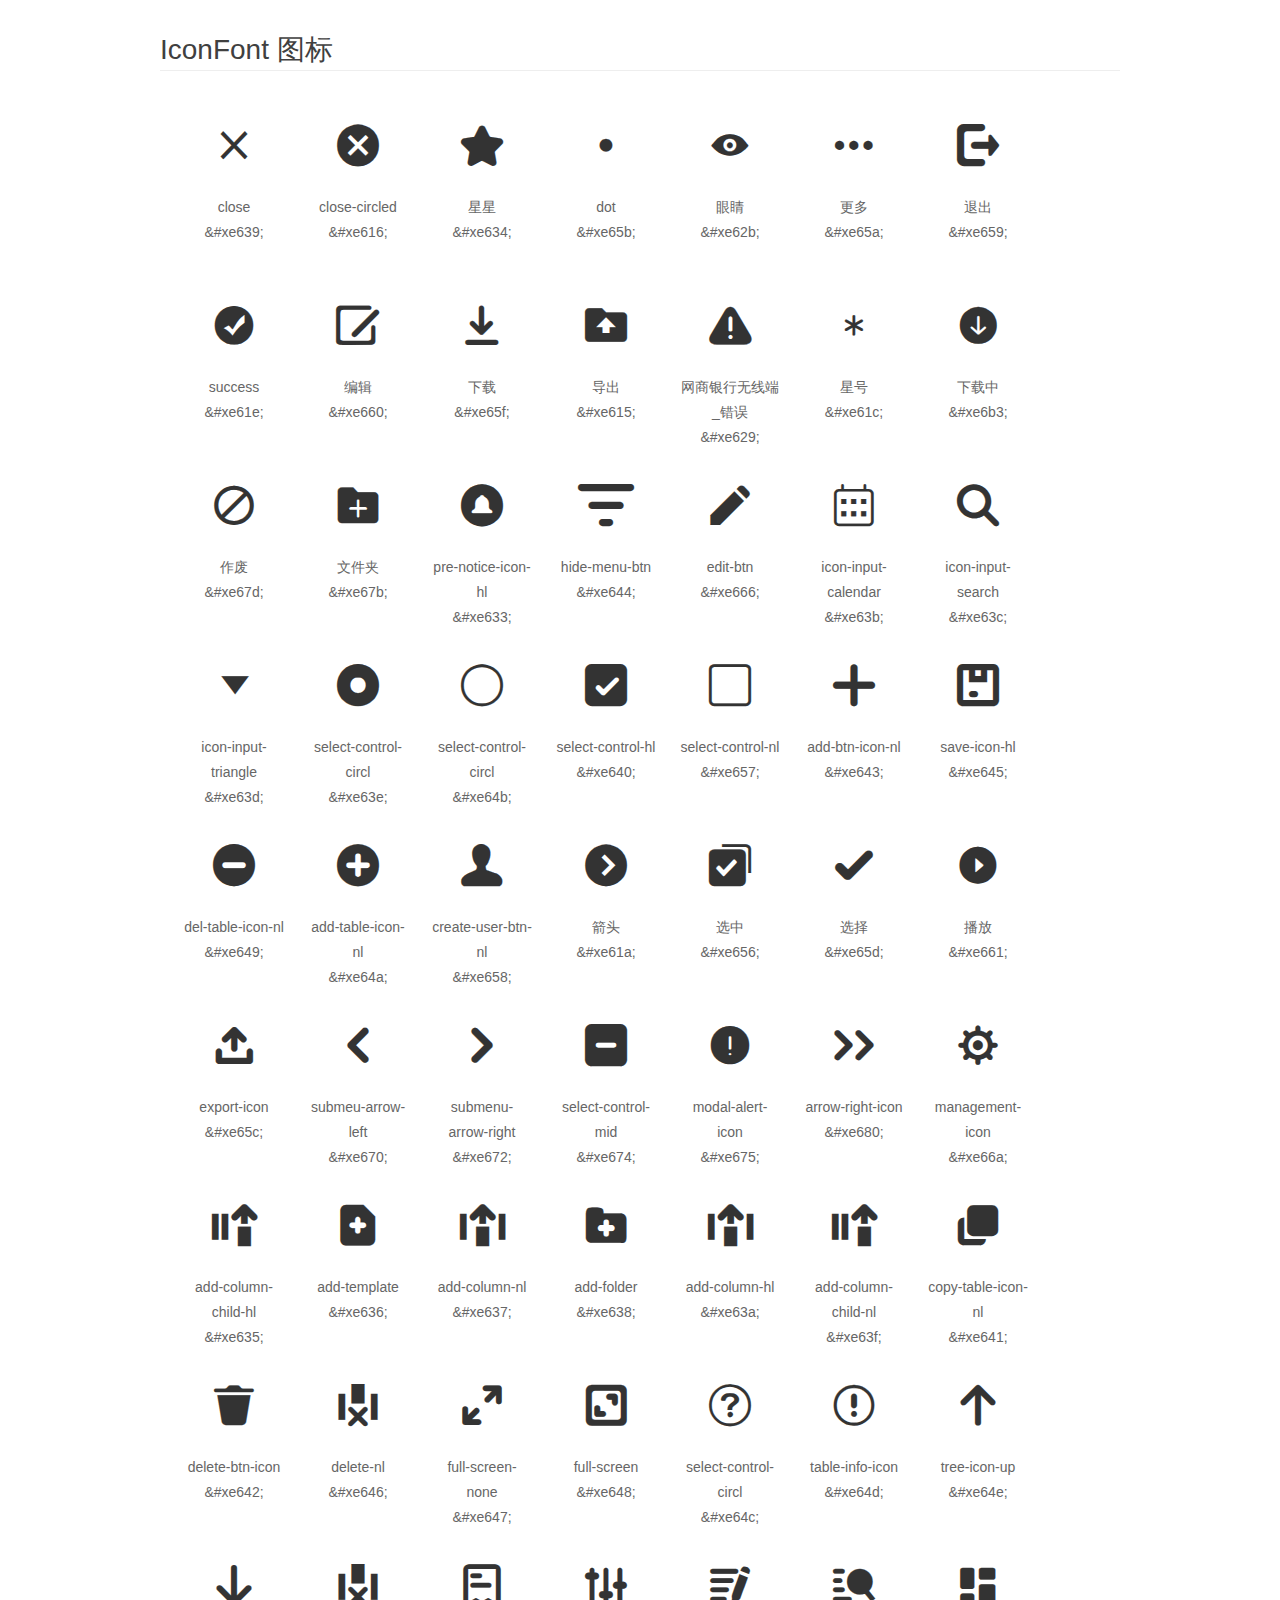
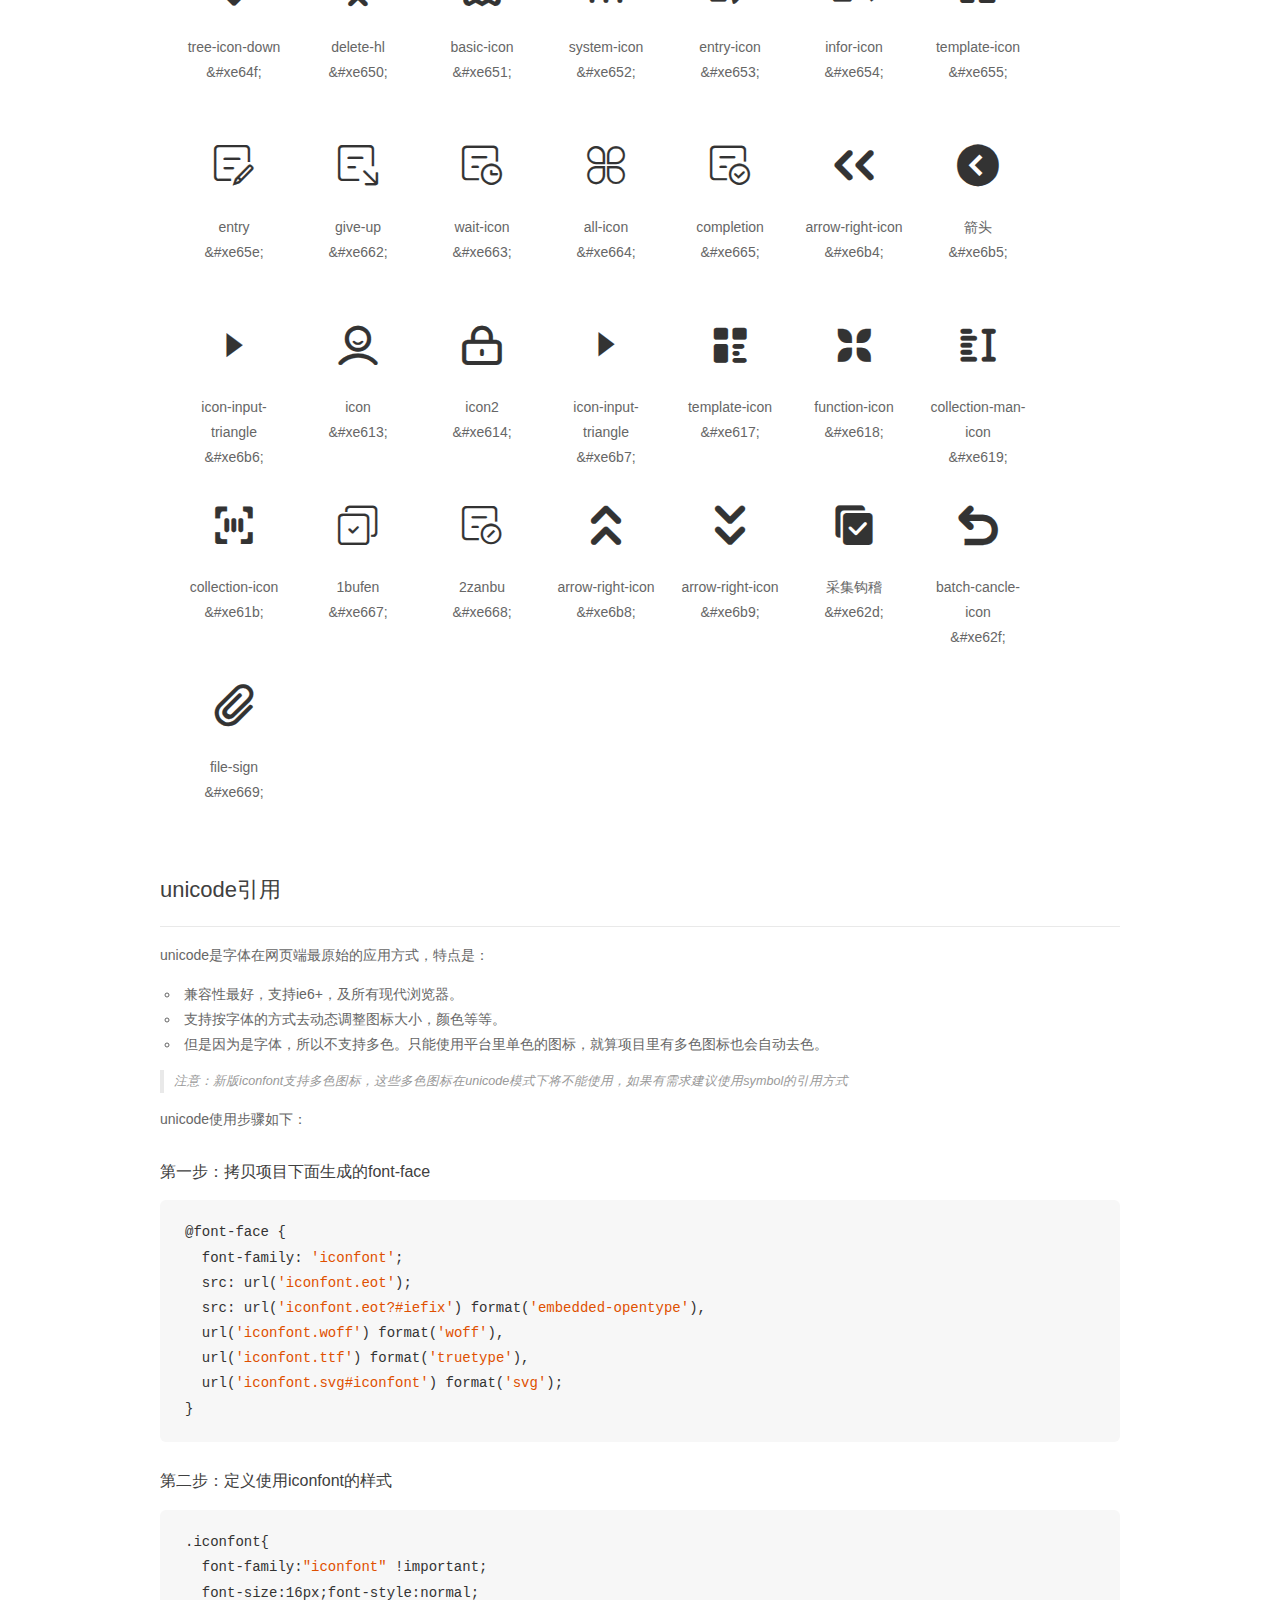
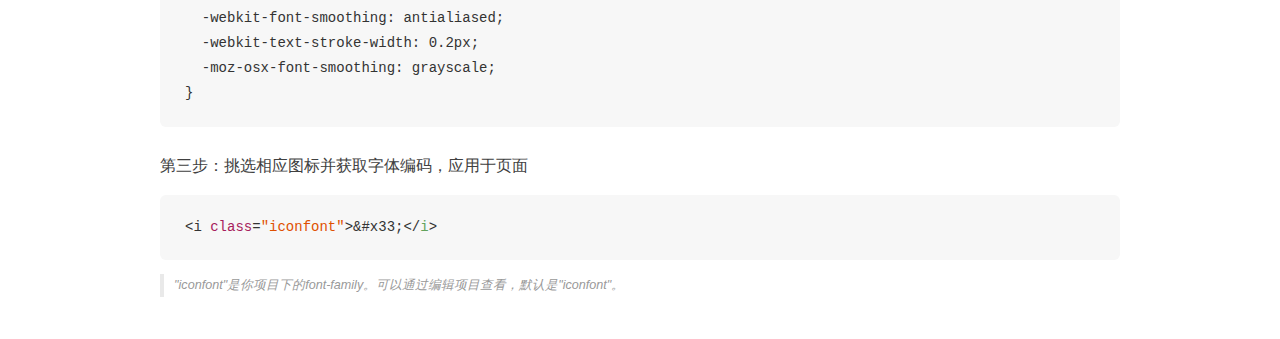
<file: src/main/resources/static/assets/css/font/demo_unicode.html>
<!DOCTYPE html>
<html>
<head>
    <meta charset="utf-8"/>
    <title>IconFont</title>
    <link rel="stylesheet" href="demo.css">

    <style type="text/css">

        @font-face {font-family: "iconfont";
          src: url('iconfont.eot'); /* IE9*/
          src: url('iconfont.eot#iefix') format('embedded-opentype'), /* IE6-IE8 */
          url('iconfont.woff') format('woff'), /* chrome, firefox */
          url('iconfont.ttf') format('truetype'), /* chrome, firefox, opera, Safari, Android, iOS 4.2+*/
          url('iconfont.svg#iconfont') format('svg'); /* iOS 4.1- */
        }

        .iconfont {
          font-family:"iconfont" !important;
          font-size:16px;
          font-style:normal;
          -webkit-font-smoothing: antialiased;
          -webkit-text-stroke-width: 0.2px;
          -moz-osx-font-smoothing: grayscale;
        }

    </style>
</head>
<body>
    <div class="main markdown">
        <h1>IconFont 图标</h1>
        <ul class="icon_lists clear">
            
                <li>
                <i class="icon iconfont">&#xe639;</i>
                    <div class="name">close</div>
                    <div class="code">&amp;#xe639;</div>
                </li>
            
                <li>
                <i class="icon iconfont">&#xe616;</i>
                    <div class="name">close-circled</div>
                    <div class="code">&amp;#xe616;</div>
                </li>
            
                <li>
                <i class="icon iconfont">&#xe634;</i>
                    <div class="name">星星</div>
                    <div class="code">&amp;#xe634;</div>
                </li>
            
                <li>
                <i class="icon iconfont">&#xe65b;</i>
                    <div class="name">dot</div>
                    <div class="code">&amp;#xe65b;</div>
                </li>
            
                <li>
                <i class="icon iconfont">&#xe62b;</i>
                    <div class="name">眼睛</div>
                    <div class="code">&amp;#xe62b;</div>
                </li>
            
                <li>
                <i class="icon iconfont">&#xe65a;</i>
                    <div class="name">更多</div>
                    <div class="code">&amp;#xe65a;</div>
                </li>
            
                <li>
                <i class="icon iconfont">&#xe659;</i>
                    <div class="name">退出</div>
                    <div class="code">&amp;#xe659;</div>
                </li>
            
                <li>
                <i class="icon iconfont">&#xe61e;</i>
                    <div class="name">success</div>
                    <div class="code">&amp;#xe61e;</div>
                </li>
            
                <li>
                <i class="icon iconfont">&#xe660;</i>
                    <div class="name">编辑</div>
                    <div class="code">&amp;#xe660;</div>
                </li>
            
                <li>
                <i class="icon iconfont">&#xe65f;</i>
                    <div class="name">下载</div>
                    <div class="code">&amp;#xe65f;</div>
                </li>
            
                <li>
                <i class="icon iconfont">&#xe615;</i>
                    <div class="name">导出</div>
                    <div class="code">&amp;#xe615;</div>
                </li>
            
                <li>
                <i class="icon iconfont">&#xe629;</i>
                    <div class="name">网商银行无线端_错误</div>
                    <div class="code">&amp;#xe629;</div>
                </li>
            
                <li>
                <i class="icon iconfont">&#xe61c;</i>
                    <div class="name">星号</div>
                    <div class="code">&amp;#xe61c;</div>
                </li>
            
                <li>
                <i class="icon iconfont">&#xe6b3;</i>
                    <div class="name">下载中</div>
                    <div class="code">&amp;#xe6b3;</div>
                </li>
            
                <li>
                <i class="icon iconfont">&#xe67d;</i>
                    <div class="name">作废</div>
                    <div class="code">&amp;#xe67d;</div>
                </li>
            
                <li>
                <i class="icon iconfont">&#xe67b;</i>
                    <div class="name">文件夹</div>
                    <div class="code">&amp;#xe67b;</div>
                </li>
            
                <li>
                <i class="icon iconfont">&#xe633;</i>
                    <div class="name">pre-notice-icon-hl</div>
                    <div class="code">&amp;#xe633;</div>
                </li>
            
                <li>
                <i class="icon iconfont">&#xe644;</i>
                    <div class="name">hide-menu-btn</div>
                    <div class="code">&amp;#xe644;</div>
                </li>
            
                <li>
                <i class="icon iconfont">&#xe666;</i>
                    <div class="name">edit-btn</div>
                    <div class="code">&amp;#xe666;</div>
                </li>
            
                <li>
                <i class="icon iconfont">&#xe63b;</i>
                    <div class="name">icon-input-calendar</div>
                    <div class="code">&amp;#xe63b;</div>
                </li>
            
                <li>
                <i class="icon iconfont">&#xe63c;</i>
                    <div class="name">icon-input-search</div>
                    <div class="code">&amp;#xe63c;</div>
                </li>
            
                <li>
                <i class="icon iconfont">&#xe63d;</i>
                    <div class="name">icon-input-triangle</div>
                    <div class="code">&amp;#xe63d;</div>
                </li>
            
                <li>
                <i class="icon iconfont">&#xe63e;</i>
                    <div class="name">select-control-circl</div>
                    <div class="code">&amp;#xe63e;</div>
                </li>
            
                <li>
                <i class="icon iconfont">&#xe64b;</i>
                    <div class="name">select-control-circl</div>
                    <div class="code">&amp;#xe64b;</div>
                </li>
            
                <li>
                <i class="icon iconfont">&#xe640;</i>
                    <div class="name">select-control-hl</div>
                    <div class="code">&amp;#xe640;</div>
                </li>
            
                <li>
                <i class="icon iconfont">&#xe657;</i>
                    <div class="name">select-control-nl</div>
                    <div class="code">&amp;#xe657;</div>
                </li>
            
                <li>
                <i class="icon iconfont">&#xe643;</i>
                    <div class="name">add-btn-icon-nl</div>
                    <div class="code">&amp;#xe643;</div>
                </li>
            
                <li>
                <i class="icon iconfont">&#xe645;</i>
                    <div class="name">save-icon-hl</div>
                    <div class="code">&amp;#xe645;</div>
                </li>
            
                <li>
                <i class="icon iconfont">&#xe649;</i>
                    <div class="name">del-table-icon-nl</div>
                    <div class="code">&amp;#xe649;</div>
                </li>
            
                <li>
                <i class="icon iconfont">&#xe64a;</i>
                    <div class="name">add-table-icon-nl</div>
                    <div class="code">&amp;#xe64a;</div>
                </li>
            
                <li>
                <i class="icon iconfont">&#xe658;</i>
                    <div class="name">create-user-btn-nl</div>
                    <div class="code">&amp;#xe658;</div>
                </li>
            
                <li>
                <i class="icon iconfont">&#xe61a;</i>
                    <div class="name">箭头</div>
                    <div class="code">&amp;#xe61a;</div>
                </li>
            
                <li>
                <i class="icon iconfont">&#xe656;</i>
                    <div class="name">选中</div>
                    <div class="code">&amp;#xe656;</div>
                </li>
            
                <li>
                <i class="icon iconfont">&#xe65d;</i>
                    <div class="name">选择</div>
                    <div class="code">&amp;#xe65d;</div>
                </li>
            
                <li>
                <i class="icon iconfont">&#xe661;</i>
                    <div class="name">播放</div>
                    <div class="code">&amp;#xe661;</div>
                </li>
            
                <li>
                <i class="icon iconfont">&#xe65c;</i>
                    <div class="name">export-icon</div>
                    <div class="code">&amp;#xe65c;</div>
                </li>
            
                <li>
                <i class="icon iconfont">&#xe670;</i>
                    <div class="name">submeu-arrow-left</div>
                    <div class="code">&amp;#xe670;</div>
                </li>
            
                <li>
                <i class="icon iconfont">&#xe672;</i>
                    <div class="name">submenu-arrow-right</div>
                    <div class="code">&amp;#xe672;</div>
                </li>
            
                <li>
                <i class="icon iconfont">&#xe674;</i>
                    <div class="name">select-control-mid</div>
                    <div class="code">&amp;#xe674;</div>
                </li>
            
                <li>
                <i class="icon iconfont">&#xe675;</i>
                    <div class="name">modal-alert-icon</div>
                    <div class="code">&amp;#xe675;</div>
                </li>
            
                <li>
                <i class="icon iconfont">&#xe680;</i>
                    <div class="name">arrow-right-icon</div>
                    <div class="code">&amp;#xe680;</div>
                </li>
            
                <li>
                <i class="icon iconfont">&#xe66a;</i>
                    <div class="name">management-icon</div>
                    <div class="code">&amp;#xe66a;</div>
                </li>
            
                <li>
                <i class="icon iconfont">&#xe635;</i>
                    <div class="name">add-column-child-hl</div>
                    <div class="code">&amp;#xe635;</div>
                </li>
            
                <li>
                <i class="icon iconfont">&#xe636;</i>
                    <div class="name">add-template</div>
                    <div class="code">&amp;#xe636;</div>
                </li>
            
                <li>
                <i class="icon iconfont">&#xe637;</i>
                    <div class="name">add-column-nl</div>
                    <div class="code">&amp;#xe637;</div>
                </li>
            
                <li>
                <i class="icon iconfont">&#xe638;</i>
                    <div class="name">add-folder</div>
                    <div class="code">&amp;#xe638;</div>
                </li>
            
                <li>
                <i class="icon iconfont">&#xe63a;</i>
                    <div class="name">add-column-hl</div>
                    <div class="code">&amp;#xe63a;</div>
                </li>
            
                <li>
                <i class="icon iconfont">&#xe63f;</i>
                    <div class="name">add-column-child-nl</div>
                    <div class="code">&amp;#xe63f;</div>
                </li>
            
                <li>
                <i class="icon iconfont">&#xe641;</i>
                    <div class="name">copy-table-icon-nl</div>
                    <div class="code">&amp;#xe641;</div>
                </li>
            
                <li>
                <i class="icon iconfont">&#xe642;</i>
                    <div class="name">delete-btn-icon</div>
                    <div class="code">&amp;#xe642;</div>
                </li>
            
                <li>
                <i class="icon iconfont">&#xe646;</i>
                    <div class="name">delete-nl</div>
                    <div class="code">&amp;#xe646;</div>
                </li>
            
                <li>
                <i class="icon iconfont">&#xe647;</i>
                    <div class="name">full-screen-none</div>
                    <div class="code">&amp;#xe647;</div>
                </li>
            
                <li>
                <i class="icon iconfont">&#xe648;</i>
                    <div class="name">full-screen</div>
                    <div class="code">&amp;#xe648;</div>
                </li>
            
                <li>
                <i class="icon iconfont">&#xe64c;</i>
                    <div class="name">select-control-circl</div>
                    <div class="code">&amp;#xe64c;</div>
                </li>
            
                <li>
                <i class="icon iconfont">&#xe64d;</i>
                    <div class="name">table-info-icon</div>
                    <div class="code">&amp;#xe64d;</div>
                </li>
            
                <li>
                <i class="icon iconfont">&#xe64e;</i>
                    <div class="name">tree-icon-up</div>
                    <div class="code">&amp;#xe64e;</div>
                </li>
            
                <li>
                <i class="icon iconfont">&#xe64f;</i>
                    <div class="name">tree-icon-down</div>
                    <div class="code">&amp;#xe64f;</div>
                </li>
            
                <li>
                <i class="icon iconfont">&#xe650;</i>
                    <div class="name">delete-hl</div>
                    <div class="code">&amp;#xe650;</div>
                </li>
            
                <li>
                <i class="icon iconfont">&#xe651;</i>
                    <div class="name">basic-icon</div>
                    <div class="code">&amp;#xe651;</div>
                </li>
            
                <li>
                <i class="icon iconfont">&#xe652;</i>
                    <div class="name">system-icon</div>
                    <div class="code">&amp;#xe652;</div>
                </li>
            
                <li>
                <i class="icon iconfont">&#xe653;</i>
                    <div class="name">entry-icon</div>
                    <div class="code">&amp;#xe653;</div>
                </li>
            
                <li>
                <i class="icon iconfont">&#xe654;</i>
                    <div class="name">infor-icon</div>
                    <div class="code">&amp;#xe654;</div>
                </li>
            
                <li>
                <i class="icon iconfont">&#xe655;</i>
                    <div class="name">template-icon</div>
                    <div class="code">&amp;#xe655;</div>
                </li>
            
                <li>
                <i class="icon iconfont">&#xe65e;</i>
                    <div class="name">entry</div>
                    <div class="code">&amp;#xe65e;</div>
                </li>
            
                <li>
                <i class="icon iconfont">&#xe662;</i>
                    <div class="name">give-up</div>
                    <div class="code">&amp;#xe662;</div>
                </li>
            
                <li>
                <i class="icon iconfont">&#xe663;</i>
                    <div class="name">wait-icon</div>
                    <div class="code">&amp;#xe663;</div>
                </li>
            
                <li>
                <i class="icon iconfont">&#xe664;</i>
                    <div class="name">all-icon</div>
                    <div class="code">&amp;#xe664;</div>
                </li>
            
                <li>
                <i class="icon iconfont">&#xe665;</i>
                    <div class="name">completion</div>
                    <div class="code">&amp;#xe665;</div>
                </li>
            
                <li>
                <i class="icon iconfont">&#xe6b4;</i>
                    <div class="name">arrow-right-icon</div>
                    <div class="code">&amp;#xe6b4;</div>
                </li>
            
                <li>
                <i class="icon iconfont">&#xe6b5;</i>
                    <div class="name">箭头</div>
                    <div class="code">&amp;#xe6b5;</div>
                </li>
            
                <li>
                <i class="icon iconfont">&#xe6b6;</i>
                    <div class="name">icon-input-triangle</div>
                    <div class="code">&amp;#xe6b6;</div>
                </li>
            
                <li>
                <i class="icon iconfont">&#xe613;</i>
                    <div class="name">icon</div>
                    <div class="code">&amp;#xe613;</div>
                </li>
            
                <li>
                <i class="icon iconfont">&#xe614;</i>
                    <div class="name">icon2</div>
                    <div class="code">&amp;#xe614;</div>
                </li>
            
                <li>
                <i class="icon iconfont">&#xe6b7;</i>
                    <div class="name">icon-input-triangle</div>
                    <div class="code">&amp;#xe6b7;</div>
                </li>
            
                <li>
                <i class="icon iconfont">&#xe617;</i>
                    <div class="name">template-icon</div>
                    <div class="code">&amp;#xe617;</div>
                </li>
            
                <li>
                <i class="icon iconfont">&#xe618;</i>
                    <div class="name">function-icon</div>
                    <div class="code">&amp;#xe618;</div>
                </li>
            
                <li>
                <i class="icon iconfont">&#xe619;</i>
                    <div class="name">collection-man-icon</div>
                    <div class="code">&amp;#xe619;</div>
                </li>
            
                <li>
                <i class="icon iconfont">&#xe61b;</i>
                    <div class="name">collection-icon</div>
                    <div class="code">&amp;#xe61b;</div>
                </li>
            
                <li>
                <i class="icon iconfont">&#xe667;</i>
                    <div class="name">1bufen</div>
                    <div class="code">&amp;#xe667;</div>
                </li>
            
                <li>
                <i class="icon iconfont">&#xe668;</i>
                    <div class="name">2zanbu</div>
                    <div class="code">&amp;#xe668;</div>
                </li>
            
                <li>
                <i class="icon iconfont">&#xe6b8;</i>
                    <div class="name">arrow-right-icon</div>
                    <div class="code">&amp;#xe6b8;</div>
                </li>
            
                <li>
                <i class="icon iconfont">&#xe6b9;</i>
                    <div class="name">arrow-right-icon</div>
                    <div class="code">&amp;#xe6b9;</div>
                </li>
            
                <li>
                <i class="icon iconfont">&#xe62d;</i>
                    <div class="name">采集钩稽</div>
                    <div class="code">&amp;#xe62d;</div>
                </li>
            
                <li>
                <i class="icon iconfont">&#xe62f;</i>
                    <div class="name">batch-cancle-icon</div>
                    <div class="code">&amp;#xe62f;</div>
                </li>
            
                <li>
                <i class="icon iconfont">&#xe669;</i>
                    <div class="name">file-sign</div>
                    <div class="code">&amp;#xe669;</div>
                </li>
            
        </ul>
        <h2 id="unicode-">unicode引用</h2>
        <hr>

        <p>unicode是字体在网页端最原始的应用方式，特点是：</p>
        <ul>
        <li>兼容性最好，支持ie6+，及所有现代浏览器。</li>
        <li>支持按字体的方式去动态调整图标大小，颜色等等。</li>
        <li>但是因为是字体，所以不支持多色。只能使用平台里单色的图标，就算项目里有多色图标也会自动去色。</li>
        </ul>
        <blockquote>
        <p>注意：新版iconfont支持多色图标，这些多色图标在unicode模式下将不能使用，如果有需求建议使用symbol的引用方式</p>
        </blockquote>
        <p>unicode使用步骤如下：</p>
        <h3 id="-font-face">第一步：拷贝项目下面生成的font-face</h3>
        <pre><code class="lang-js hljs javascript">@font-face {
  font-family: <span class="hljs-string">'iconfont'</span>;
  src: url(<span class="hljs-string">'iconfont.eot'</span>);
  src: url(<span class="hljs-string">'iconfont.eot?#iefix'</span>) format(<span class="hljs-string">'embedded-opentype'</span>),
  url(<span class="hljs-string">'iconfont.woff'</span>) format(<span class="hljs-string">'woff'</span>),
  url(<span class="hljs-string">'iconfont.ttf'</span>) format(<span class="hljs-string">'truetype'</span>),
  url(<span class="hljs-string">'iconfont.svg#iconfont'</span>) format(<span class="hljs-string">'svg'</span>);
}
</code></pre>
        <h3 id="-iconfont-">第二步：定义使用iconfont的样式</h3>
        <pre><code class="lang-js hljs javascript">.iconfont{
  font-family:<span class="hljs-string">"iconfont"</span> !important;
  font-size:<span class="hljs-number">16</span>px;font-style:normal;
  -webkit-font-smoothing: antialiased;
  -webkit-text-stroke-width: <span class="hljs-number">0.2</span>px;
  -moz-osx-font-smoothing: grayscale;
}
</code></pre>
        <h3 id="-">第三步：挑选相应图标并获取字体编码，应用于页面</h3>
        <pre><code class="lang-js hljs javascript">&lt;i <span class="hljs-class"><span class="hljs-keyword">class</span></span>=<span class="hljs-string">"iconfont"</span>&gt;&amp;#x33;<span class="xml"><span class="hljs-tag">&lt;/<span class="hljs-name">i</span>&gt;</span></span></code></pre>

        <blockquote>
        <p>"iconfont"是你项目下的font-family。可以通过编辑项目查看，默认是"iconfont"。</p>
        </blockquote>
    </div>


</body>
</html>
</file>
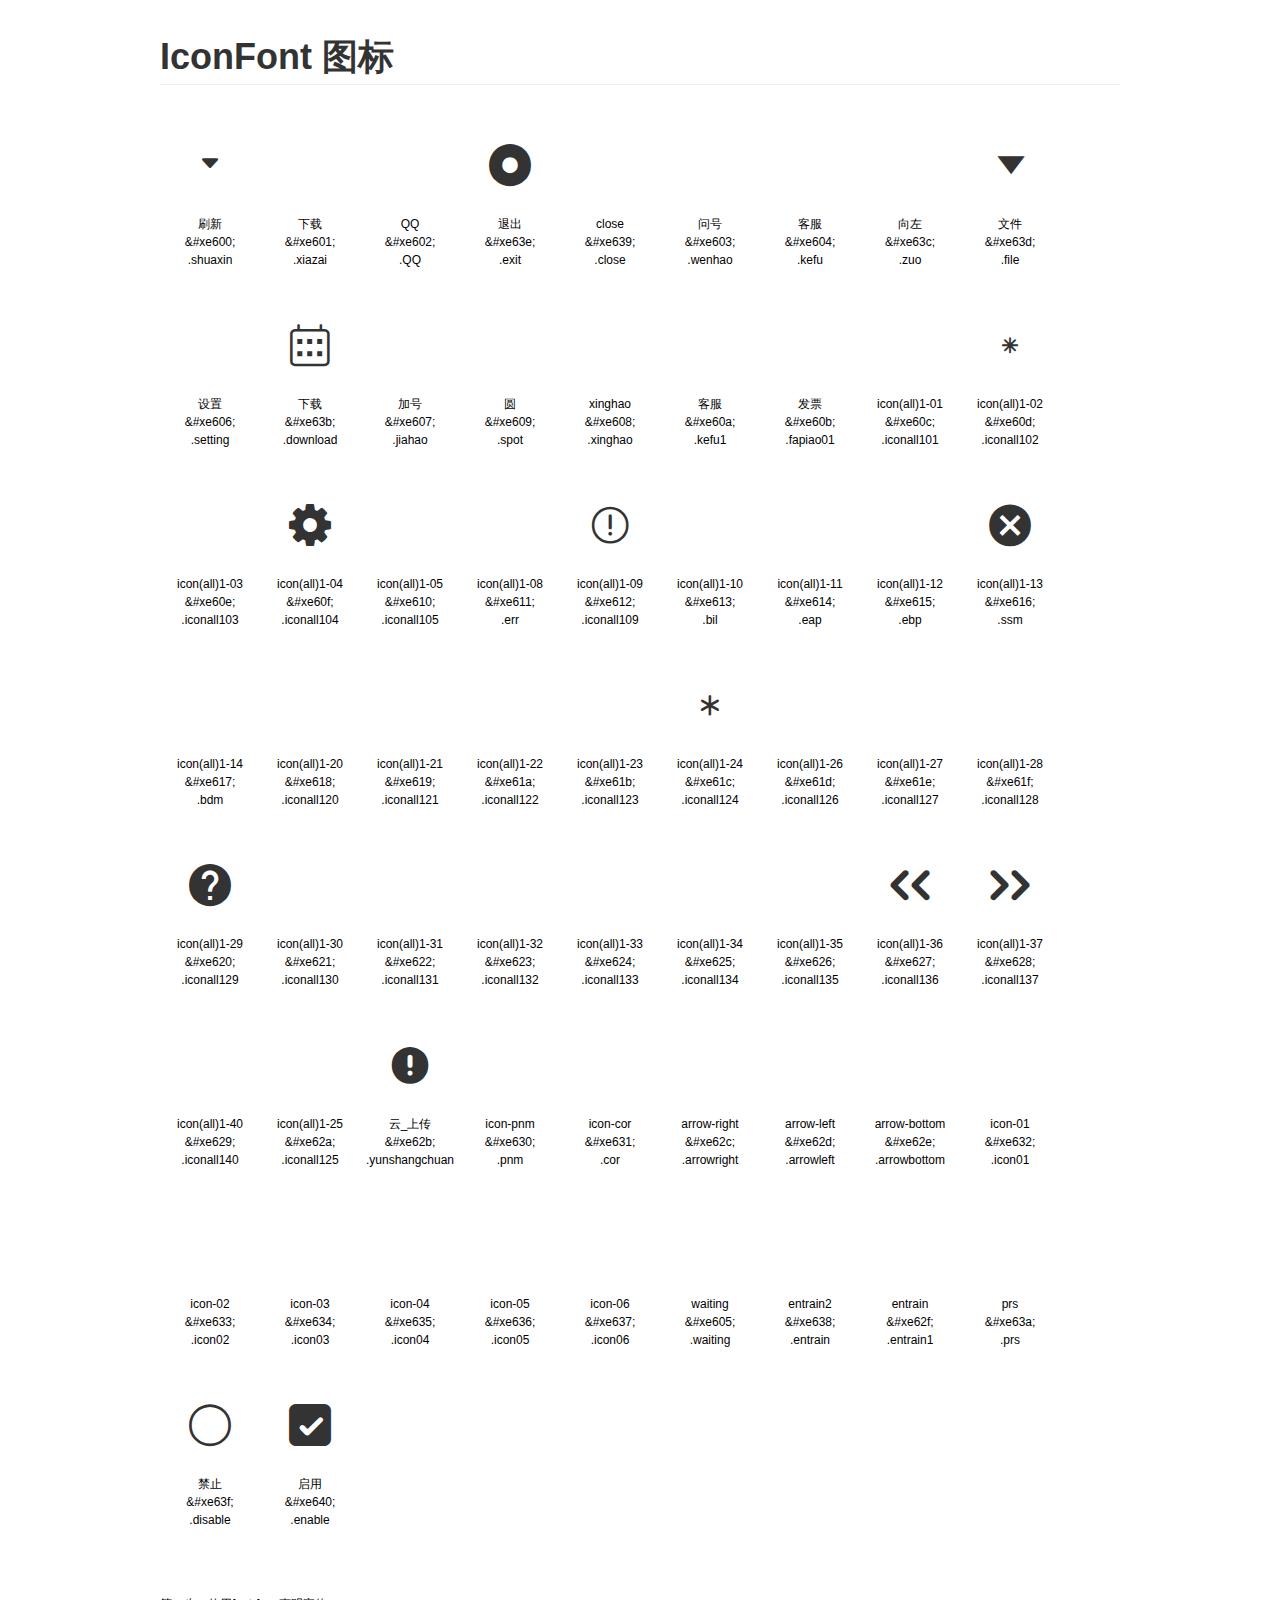
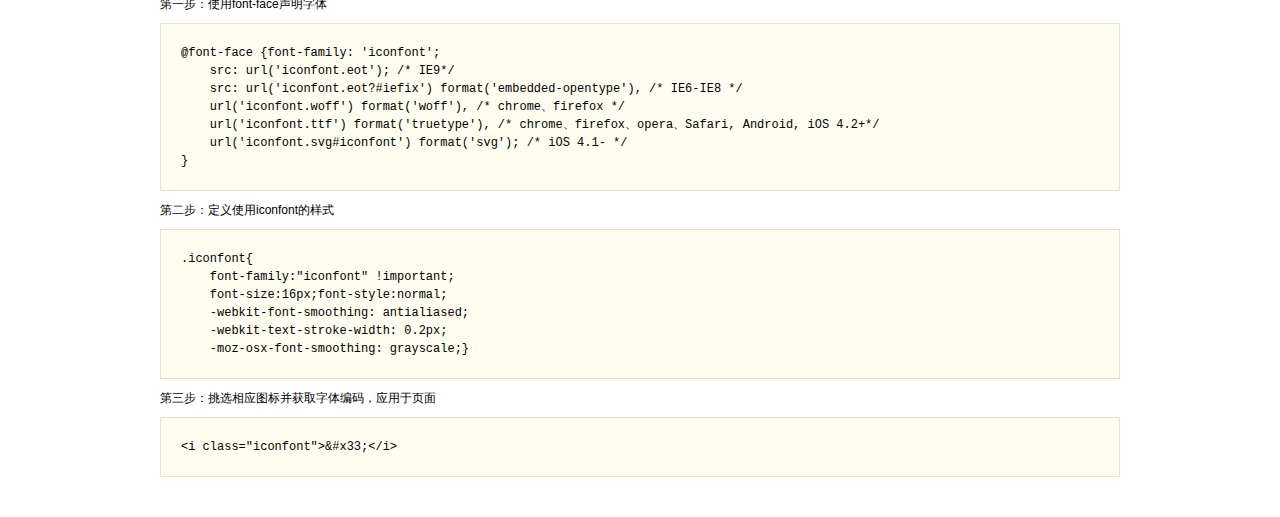
<file: src/main/resources/static/assets/css/font/iconfont/demo.html>
<!DOCTYPE html>
<html>
<head>
    <meta charset="utf-8"/>
    <title>IconFont</title>
    <link rel="stylesheet" href="demo.css">
    <link rel="stylesheet" href="iconfont.css">
</head>
<body>
    <div class="main">
        <h1>IconFont 图标</h1>
        <ul class="icon_lists clear">
            
                <li>
                <i class="icon iconfont">&#xe600;</i>
                    <div class="name">刷新</div>
                    <div class="code">&amp;#xe600;</div>
                    <div class="fontclass">.shuaxin</div>
                </li>
            
                <li>
                <i class="icon iconfont">&#xe601;</i>
                    <div class="name">下载</div>
                    <div class="code">&amp;#xe601;</div>
                    <div class="fontclass">.xiazai</div>
                </li>
            
                <li>
                <i class="icon iconfont">&#xe602;</i>
                    <div class="name">QQ</div>
                    <div class="code">&amp;#xe602;</div>
                    <div class="fontclass">.QQ</div>
                </li>
            
                <li>
                <i class="icon iconfont">&#xe63e;</i>
                    <div class="name">退出</div>
                    <div class="code">&amp;#xe63e;</div>
                    <div class="fontclass">.exit</div>
                </li>
            
                <li>
                <i class="icon iconfont">&#xe639;</i>
                    <div class="name">close</div>
                    <div class="code">&amp;#xe639;</div>
                    <div class="fontclass">.close</div>
                </li>
            
                <li>
                <i class="icon iconfont">&#xe603;</i>
                    <div class="name">问号</div>
                    <div class="code">&amp;#xe603;</div>
                    <div class="fontclass">.wenhao</div>
                </li>
            
                <li>
                <i class="icon iconfont">&#xe604;</i>
                    <div class="name">客服</div>
                    <div class="code">&amp;#xe604;</div>
                    <div class="fontclass">.kefu</div>
                </li>
            
                <li>
                <i class="icon iconfont">&#xe63c;</i>
                    <div class="name">向左</div>
                    <div class="code">&amp;#xe63c;</div>
                    <div class="fontclass">.zuo</div>
                </li>
            
                <li>
                <i class="icon iconfont">&#xe63d;</i>
                    <div class="name">文件</div>
                    <div class="code">&amp;#xe63d;</div>
                    <div class="fontclass">.file</div>
                </li>
            
                <li>
                <i class="icon iconfont">&#xe606;</i>
                    <div class="name">设置</div>
                    <div class="code">&amp;#xe606;</div>
                    <div class="fontclass">.setting</div>
                </li>
            
                <li>
                <i class="icon iconfont">&#xe63b;</i>
                    <div class="name">下载</div>
                    <div class="code">&amp;#xe63b;</div>
                    <div class="fontclass">.download</div>
                </li>
            
                <li>
                <i class="icon iconfont">&#xe607;</i>
                    <div class="name">加号</div>
                    <div class="code">&amp;#xe607;</div>
                    <div class="fontclass">.jiahao</div>
                </li>
            
                <li>
                <i class="icon iconfont">&#xe609;</i>
                    <div class="name">圆</div>
                    <div class="code">&amp;#xe609;</div>
                    <div class="fontclass">.spot</div>
                </li>
            
                <li>
                <i class="icon iconfont">&#xe608;</i>
                    <div class="name">xinghao</div>
                    <div class="code">&amp;#xe608;</div>
                    <div class="fontclass">.xinghao</div>
                </li>
            
                <li>
                <i class="icon iconfont">&#xe60a;</i>
                    <div class="name">客服</div>
                    <div class="code">&amp;#xe60a;</div>
                    <div class="fontclass">.kefu1</div>
                </li>
            
                <li>
                <i class="icon iconfont">&#xe60b;</i>
                    <div class="name">发票</div>
                    <div class="code">&amp;#xe60b;</div>
                    <div class="fontclass">.fapiao01</div>
                </li>
            
                <li>
                <i class="icon iconfont">&#xe60c;</i>
                    <div class="name">icon(all)1-01</div>
                    <div class="code">&amp;#xe60c;</div>
                    <div class="fontclass">.iconall101</div>
                </li>
            
                <li>
                <i class="icon iconfont">&#xe60d;</i>
                    <div class="name">icon(all)1-02</div>
                    <div class="code">&amp;#xe60d;</div>
                    <div class="fontclass">.iconall102</div>
                </li>
            
                <li>
                <i class="icon iconfont">&#xe60e;</i>
                    <div class="name">icon(all)1-03</div>
                    <div class="code">&amp;#xe60e;</div>
                    <div class="fontclass">.iconall103</div>
                </li>
            
                <li>
                <i class="icon iconfont">&#xe60f;</i>
                    <div class="name">icon(all)1-04</div>
                    <div class="code">&amp;#xe60f;</div>
                    <div class="fontclass">.iconall104</div>
                </li>
            
                <li>
                <i class="icon iconfont">&#xe610;</i>
                    <div class="name">icon(all)1-05</div>
                    <div class="code">&amp;#xe610;</div>
                    <div class="fontclass">.iconall105</div>
                </li>
            
                <li>
                <i class="icon iconfont">&#xe611;</i>
                    <div class="name">icon(all)1-08</div>
                    <div class="code">&amp;#xe611;</div>
                    <div class="fontclass">.err</div>
                </li>
            
                <li>
                <i class="icon iconfont">&#xe612;</i>
                    <div class="name">icon(all)1-09</div>
                    <div class="code">&amp;#xe612;</div>
                    <div class="fontclass">.iconall109</div>
                </li>
            
                <li>
                <i class="icon iconfont">&#xe613;</i>
                    <div class="name">icon(all)1-10</div>
                    <div class="code">&amp;#xe613;</div>
                    <div class="fontclass">.bil</div>
                </li>
            
                <li>
                <i class="icon iconfont">&#xe614;</i>
                    <div class="name">icon(all)1-11</div>
                    <div class="code">&amp;#xe614;</div>
                    <div class="fontclass">.eap</div>
                </li>
            
                <li>
                <i class="icon iconfont">&#xe615;</i>
                    <div class="name">icon(all)1-12</div>
                    <div class="code">&amp;#xe615;</div>
                    <div class="fontclass">.ebp</div>
                </li>
            
                <li>
                <i class="icon iconfont">&#xe616;</i>
                    <div class="name">icon(all)1-13</div>
                    <div class="code">&amp;#xe616;</div>
                    <div class="fontclass">.ssm</div>
                </li>
            
                <li>
                <i class="icon iconfont">&#xe617;</i>
                    <div class="name">icon(all)1-14</div>
                    <div class="code">&amp;#xe617;</div>
                    <div class="fontclass">.bdm</div>
                </li>
            
                <li>
                <i class="icon iconfont">&#xe618;</i>
                    <div class="name">icon(all)1-20</div>
                    <div class="code">&amp;#xe618;</div>
                    <div class="fontclass">.iconall120</div>
                </li>
            
                <li>
                <i class="icon iconfont">&#xe619;</i>
                    <div class="name">icon(all)1-21</div>
                    <div class="code">&amp;#xe619;</div>
                    <div class="fontclass">.iconall121</div>
                </li>
            
                <li>
                <i class="icon iconfont">&#xe61a;</i>
                    <div class="name">icon(all)1-22</div>
                    <div class="code">&amp;#xe61a;</div>
                    <div class="fontclass">.iconall122</div>
                </li>
            
                <li>
                <i class="icon iconfont">&#xe61b;</i>
                    <div class="name">icon(all)1-23</div>
                    <div class="code">&amp;#xe61b;</div>
                    <div class="fontclass">.iconall123</div>
                </li>
            
                <li>
                <i class="icon iconfont">&#xe61c;</i>
                    <div class="name">icon(all)1-24</div>
                    <div class="code">&amp;#xe61c;</div>
                    <div class="fontclass">.iconall124</div>
                </li>
            
                <li>
                <i class="icon iconfont">&#xe61d;</i>
                    <div class="name">icon(all)1-26</div>
                    <div class="code">&amp;#xe61d;</div>
                    <div class="fontclass">.iconall126</div>
                </li>
            
                <li>
                <i class="icon iconfont">&#xe61e;</i>
                    <div class="name">icon(all)1-27</div>
                    <div class="code">&amp;#xe61e;</div>
                    <div class="fontclass">.iconall127</div>
                </li>
            
                <li>
                <i class="icon iconfont">&#xe61f;</i>
                    <div class="name">icon(all)1-28</div>
                    <div class="code">&amp;#xe61f;</div>
                    <div class="fontclass">.iconall128</div>
                </li>
            
                <li>
                <i class="icon iconfont">&#xe620;</i>
                    <div class="name">icon(all)1-29</div>
                    <div class="code">&amp;#xe620;</div>
                    <div class="fontclass">.iconall129</div>
                </li>
            
                <li>
                <i class="icon iconfont">&#xe621;</i>
                    <div class="name">icon(all)1-30</div>
                    <div class="code">&amp;#xe621;</div>
                    <div class="fontclass">.iconall130</div>
                </li>
            
                <li>
                <i class="icon iconfont">&#xe622;</i>
                    <div class="name">icon(all)1-31</div>
                    <div class="code">&amp;#xe622;</div>
                    <div class="fontclass">.iconall131</div>
                </li>
            
                <li>
                <i class="icon iconfont">&#xe623;</i>
                    <div class="name">icon(all)1-32</div>
                    <div class="code">&amp;#xe623;</div>
                    <div class="fontclass">.iconall132</div>
                </li>
            
                <li>
                <i class="icon iconfont">&#xe624;</i>
                    <div class="name">icon(all)1-33</div>
                    <div class="code">&amp;#xe624;</div>
                    <div class="fontclass">.iconall133</div>
                </li>
            
                <li>
                <i class="icon iconfont">&#xe625;</i>
                    <div class="name">icon(all)1-34</div>
                    <div class="code">&amp;#xe625;</div>
                    <div class="fontclass">.iconall134</div>
                </li>
            
                <li>
                <i class="icon iconfont">&#xe626;</i>
                    <div class="name">icon(all)1-35</div>
                    <div class="code">&amp;#xe626;</div>
                    <div class="fontclass">.iconall135</div>
                </li>
            
                <li>
                <i class="icon iconfont">&#xe627;</i>
                    <div class="name">icon(all)1-36</div>
                    <div class="code">&amp;#xe627;</div>
                    <div class="fontclass">.iconall136</div>
                </li>
            
                <li>
                <i class="icon iconfont">&#xe628;</i>
                    <div class="name">icon(all)1-37</div>
                    <div class="code">&amp;#xe628;</div>
                    <div class="fontclass">.iconall137</div>
                </li>
            
                <li>
                <i class="icon iconfont">&#xe629;</i>
                    <div class="name">icon(all)1-40</div>
                    <div class="code">&amp;#xe629;</div>
                    <div class="fontclass">.iconall140</div>
                </li>
            
                <li>
                <i class="icon iconfont">&#xe62a;</i>
                    <div class="name">icon(all)1-25</div>
                    <div class="code">&amp;#xe62a;</div>
                    <div class="fontclass">.iconall125</div>
                </li>
            
                <li>
                <i class="icon iconfont">&#xe62b;</i>
                    <div class="name">云_上传</div>
                    <div class="code">&amp;#xe62b;</div>
                    <div class="fontclass">.yunshangchuan</div>
                </li>
            
                <li>
                <i class="icon iconfont">&#xe630;</i>
                    <div class="name">icon-pnm</div>
                    <div class="code">&amp;#xe630;</div>
                    <div class="fontclass">.pnm</div>
                </li>
            
                <li>
                <i class="icon iconfont">&#xe631;</i>
                    <div class="name">icon-cor</div>
                    <div class="code">&amp;#xe631;</div>
                    <div class="fontclass">.cor</div>
                </li>
            
                <li>
                <i class="icon iconfont">&#xe62c;</i>
                    <div class="name">arrow-right</div>
                    <div class="code">&amp;#xe62c;</div>
                    <div class="fontclass">.arrowright</div>
                </li>
            
                <li>
                <i class="icon iconfont">&#xe62d;</i>
                    <div class="name">arrow-left</div>
                    <div class="code">&amp;#xe62d;</div>
                    <div class="fontclass">.arrowleft</div>
                </li>
            
                <li>
                <i class="icon iconfont">&#xe62e;</i>
                    <div class="name">arrow-bottom</div>
                    <div class="code">&amp;#xe62e;</div>
                    <div class="fontclass">.arrowbottom</div>
                </li>
            
                <li>
                <i class="icon iconfont">&#xe632;</i>
                    <div class="name">icon-01</div>
                    <div class="code">&amp;#xe632;</div>
                    <div class="fontclass">.icon01</div>
                </li>
            
                <li>
                <i class="icon iconfont">&#xe633;</i>
                    <div class="name">icon-02</div>
                    <div class="code">&amp;#xe633;</div>
                    <div class="fontclass">.icon02</div>
                </li>
            
                <li>
                <i class="icon iconfont">&#xe634;</i>
                    <div class="name">icon-03</div>
                    <div class="code">&amp;#xe634;</div>
                    <div class="fontclass">.icon03</div>
                </li>
            
                <li>
                <i class="icon iconfont">&#xe635;</i>
                    <div class="name">icon-04</div>
                    <div class="code">&amp;#xe635;</div>
                    <div class="fontclass">.icon04</div>
                </li>
            
                <li>
                <i class="icon iconfont">&#xe636;</i>
                    <div class="name">icon-05</div>
                    <div class="code">&amp;#xe636;</div>
                    <div class="fontclass">.icon05</div>
                </li>
            
                <li>
                <i class="icon iconfont">&#xe637;</i>
                    <div class="name">icon-06</div>
                    <div class="code">&amp;#xe637;</div>
                    <div class="fontclass">.icon06</div>
                </li>
            
                <li>
                <i class="icon iconfont">&#xe605;</i>
                    <div class="name">waiting</div>
                    <div class="code">&amp;#xe605;</div>
                    <div class="fontclass">.waiting</div>
                </li>
            
                <li>
                <i class="icon iconfont">&#xe638;</i>
                    <div class="name">entrain2</div>
                    <div class="code">&amp;#xe638;</div>
                    <div class="fontclass">.entrain</div>
                </li>
            
                <li>
                <i class="icon iconfont">&#xe62f;</i>
                    <div class="name">entrain</div>
                    <div class="code">&amp;#xe62f;</div>
                    <div class="fontclass">.entrain1</div>
                </li>
            
                <li>
                <i class="icon iconfont">&#xe63a;</i>
                    <div class="name">prs</div>
                    <div class="code">&amp;#xe63a;</div>
                    <div class="fontclass">.prs</div>
                </li>
            
                <li>
                <i class="icon iconfont">&#xe63f;</i>
                    <div class="name">禁止</div>
                    <div class="code">&amp;#xe63f;</div>
                    <div class="fontclass">.disable</div>
                </li>
            
                <li>
                <i class="icon iconfont">&#xe640;</i>
                    <div class="name">启用</div>
                    <div class="code">&amp;#xe640;</div>
                    <div class="fontclass">.enable</div>
                </li>
            
        </ul>


        <div class="helps">
            第一步：使用font-face声明字体
            <pre>
@font-face {font-family: 'iconfont';
    src: url('iconfont.eot'); /* IE9*/
    src: url('iconfont.eot?#iefix') format('embedded-opentype'), /* IE6-IE8 */
    url('iconfont.woff') format('woff'), /* chrome、firefox */
    url('iconfont.ttf') format('truetype'), /* chrome、firefox、opera、Safari, Android, iOS 4.2+*/
    url('iconfont.svg#iconfont') format('svg'); /* iOS 4.1- */
}
</pre>
第二步：定义使用iconfont的样式
            <pre>
.iconfont{
    font-family:"iconfont" !important;
    font-size:16px;font-style:normal;
    -webkit-font-smoothing: antialiased;
    -webkit-text-stroke-width: 0.2px;
    -moz-osx-font-smoothing: grayscale;}
</pre>
第三步：挑选相应图标并获取字体编码，应用于页面
<pre>
&lt;i class="iconfont"&gt;&amp;#x33;&lt;/i&gt;
</pre>
        </div>

    </div>
</body>
</html>
</file>
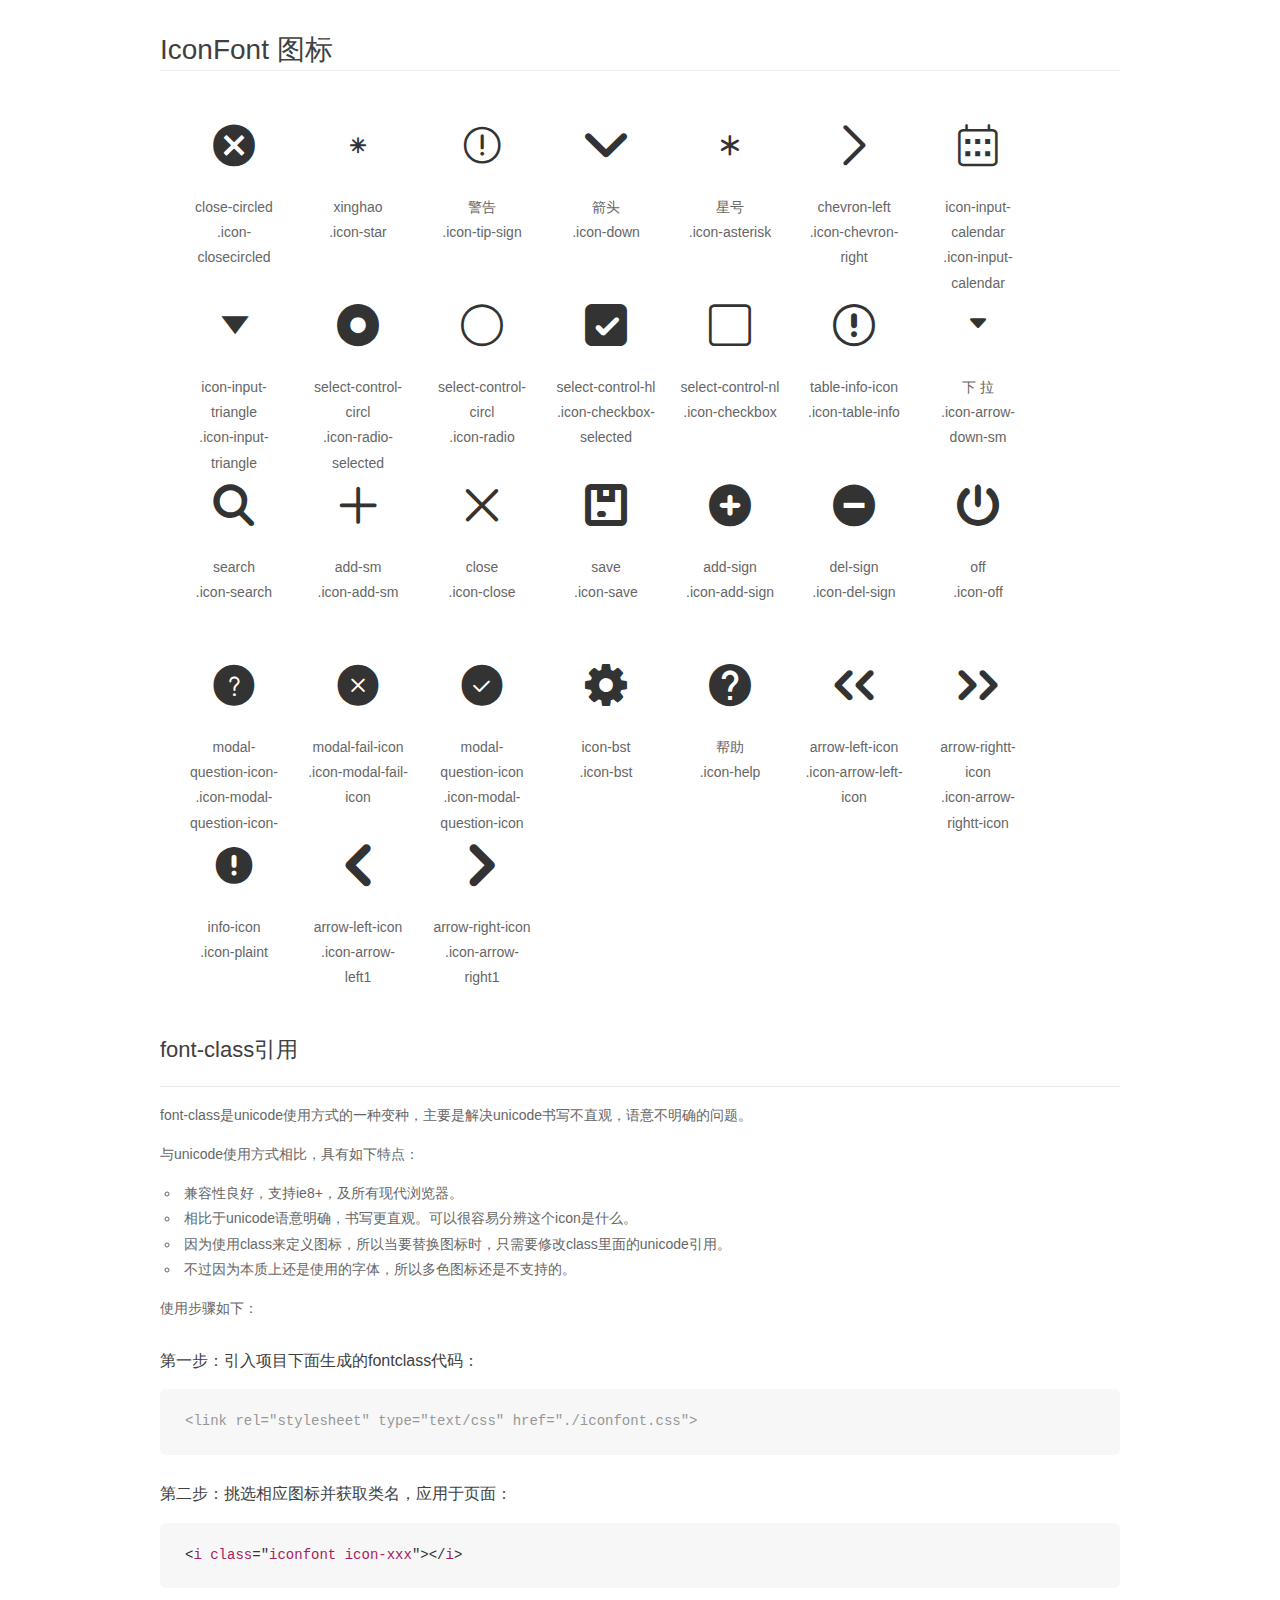
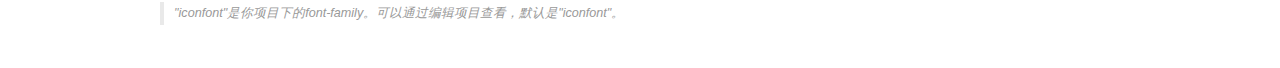
<file: src/main/resources/static/assets/css/font/iconfont/demo_fontclass.html>
<!DOCTYPE html>
<html>
<head>
    <meta charset="utf-8"/>
    <title>IconFont</title>
    <link rel="stylesheet" href="demo.css">
    <link rel="stylesheet" href="iconfont.css">
</head>
<body>
    <div class="main markdown">
        <h1>IconFont 图标</h1>
        <ul class="icon_lists clear">
            
                <li>
                <i class="icon iconfont icon-closecircled"></i>
                    <div class="name">close-circled</div>
                    <div class="fontclass">.icon-closecircled</div>
                </li>
            
                <li>
                <i class="icon iconfont icon-star"></i>
                    <div class="name">xinghao</div>
                    <div class="fontclass">.icon-star</div>
                </li>
            
                <li>
                <i class="icon iconfont icon-tip-sign"></i>
                    <div class="name">警告</div>
                    <div class="fontclass">.icon-tip-sign</div>
                </li>
            
                <li>
                <i class="icon iconfont icon-down"></i>
                    <div class="name">箭头</div>
                    <div class="fontclass">.icon-down</div>
                </li>
            
                <li>
                <i class="icon iconfont icon-asterisk"></i>
                    <div class="name">星号</div>
                    <div class="fontclass">.icon-asterisk</div>
                </li>
            
                <li>
                <i class="icon iconfont icon-chevron-right"></i>
                    <div class="name">chevron-left</div>
                    <div class="fontclass">.icon-chevron-right</div>
                </li>
            
                <li>
                <i class="icon iconfont icon-input-calendar"></i>
                    <div class="name">icon-input-calendar</div>
                    <div class="fontclass">.icon-input-calendar</div>
                </li>
            
                <li>
                <i class="icon iconfont icon-input-triangle"></i>
                    <div class="name">icon-input-triangle</div>
                    <div class="fontclass">.icon-input-triangle</div>
                </li>
            
                <li>
                <i class="icon iconfont icon-radio-selected"></i>
                    <div class="name">select-control-circl</div>
                    <div class="fontclass">.icon-radio-selected</div>
                </li>
            
                <li>
                <i class="icon iconfont icon-radio"></i>
                    <div class="name">select-control-circl</div>
                    <div class="fontclass">.icon-radio</div>
                </li>
            
                <li>
                <i class="icon iconfont icon-checkbox-selected"></i>
                    <div class="name">select-control-hl</div>
                    <div class="fontclass">.icon-checkbox-selected</div>
                </li>
            
                <li>
                <i class="icon iconfont icon-checkbox"></i>
                    <div class="name">select-control-nl</div>
                    <div class="fontclass">.icon-checkbox</div>
                </li>
            
                <li>
                <i class="icon iconfont icon-table-info"></i>
                    <div class="name">table-info-icon</div>
                    <div class="fontclass">.icon-table-info</div>
                </li>
            
                <li>
                <i class="icon iconfont icon-arrow-down-sm"></i>
                    <div class="name">下 拉</div>
                    <div class="fontclass">.icon-arrow-down-sm</div>
                </li>
            
                <li>
                <i class="icon iconfont icon-search"></i>
                    <div class="name">search</div>
                    <div class="fontclass">.icon-search</div>
                </li>
            
                <li>
                <i class="icon iconfont icon-add-sm"></i>
                    <div class="name">add-sm</div>
                    <div class="fontclass">.icon-add-sm</div>
                </li>
            
                <li>
                <i class="icon iconfont icon-close"></i>
                    <div class="name">close</div>
                    <div class="fontclass">.icon-close</div>
                </li>
            
                <li>
                <i class="icon iconfont icon-save"></i>
                    <div class="name">save</div>
                    <div class="fontclass">.icon-save</div>
                </li>
            
                <li>
                <i class="icon iconfont icon-add-sign"></i>
                    <div class="name">add-sign</div>
                    <div class="fontclass">.icon-add-sign</div>
                </li>
            
                <li>
                <i class="icon iconfont icon-del-sign"></i>
                    <div class="name">del-sign</div>
                    <div class="fontclass">.icon-del-sign</div>
                </li>
            
                <li>
                <i class="icon iconfont icon-off"></i>
                    <div class="name">off</div>
                    <div class="fontclass">.icon-off</div>
                </li>
            
                <li>
                <i class="icon iconfont icon-modal-question-icon-"></i>
                    <div class="name">modal-question-icon-</div>
                    <div class="fontclass">.icon-modal-question-icon-</div>
                </li>
            
                <li>
                <i class="icon iconfont icon-modal-fail-icon"></i>
                    <div class="name">modal-fail-icon</div>
                    <div class="fontclass">.icon-modal-fail-icon</div>
                </li>
            
                <li>
                <i class="icon iconfont icon-modal-question-icon"></i>
                    <div class="name">modal-question-icon</div>
                    <div class="fontclass">.icon-modal-question-icon</div>
                </li>
            
                <li>
                <i class="icon iconfont icon-bst"></i>
                    <div class="name">icon-bst</div>
                    <div class="fontclass">.icon-bst</div>
                </li>
            
                <li>
                <i class="icon iconfont icon-help"></i>
                    <div class="name">帮助</div>
                    <div class="fontclass">.icon-help</div>
                </li>
            
                <li>
                <i class="icon iconfont icon-arrow-left-icon"></i>
                    <div class="name">arrow-left-icon</div>
                    <div class="fontclass">.icon-arrow-left-icon</div>
                </li>
            
                <li>
                <i class="icon iconfont icon-arrow-rightt-icon"></i>
                    <div class="name">arrow-rightt-icon</div>
                    <div class="fontclass">.icon-arrow-rightt-icon</div>
                </li>
            
                <li>
                <i class="icon iconfont icon-plaint"></i>
                    <div class="name">info-icon</div>
                    <div class="fontclass">.icon-plaint</div>
                </li>
            
                <li>
                <i class="icon iconfont icon-arrow-left1"></i>
                    <div class="name">arrow-left-icon</div>
                    <div class="fontclass">.icon-arrow-left1</div>
                </li>
            
                <li>
                <i class="icon iconfont icon-arrow-right1"></i>
                    <div class="name">arrow-right-icon</div>
                    <div class="fontclass">.icon-arrow-right1</div>
                </li>
            
        </ul>

        <h2 id="font-class-">font-class引用</h2>
        <hr>

        <p>font-class是unicode使用方式的一种变种，主要是解决unicode书写不直观，语意不明确的问题。</p>
        <p>与unicode使用方式相比，具有如下特点：</p>
        <ul>
        <li>兼容性良好，支持ie8+，及所有现代浏览器。</li>
        <li>相比于unicode语意明确，书写更直观。可以很容易分辨这个icon是什么。</li>
        <li>因为使用class来定义图标，所以当要替换图标时，只需要修改class里面的unicode引用。</li>
        <li>不过因为本质上还是使用的字体，所以多色图标还是不支持的。</li>
        </ul>
        <p>使用步骤如下：</p>
        <h3 id="-fontclass-">第一步：引入项目下面生成的fontclass代码：</h3>


        <pre><code class="lang-js hljs javascript"><span class="hljs-comment">&lt;link rel="stylesheet" type="text/css" href="./iconfont.css"&gt;</span></code></pre>
        <h3 id="-">第二步：挑选相应图标并获取类名，应用于页面：</h3>
        <pre><code class="lang-css hljs">&lt;<span class="hljs-selector-tag">i</span> <span class="hljs-selector-tag">class</span>="<span class="hljs-selector-tag">iconfont</span> <span class="hljs-selector-tag">icon-xxx</span>"&gt;&lt;/<span class="hljs-selector-tag">i</span>&gt;</code></pre>
        <blockquote>
        <p>"iconfont"是你项目下的font-family。可以通过编辑项目查看，默认是"iconfont"。</p>
        </blockquote>
    </div>
</body>
</html>
</file>
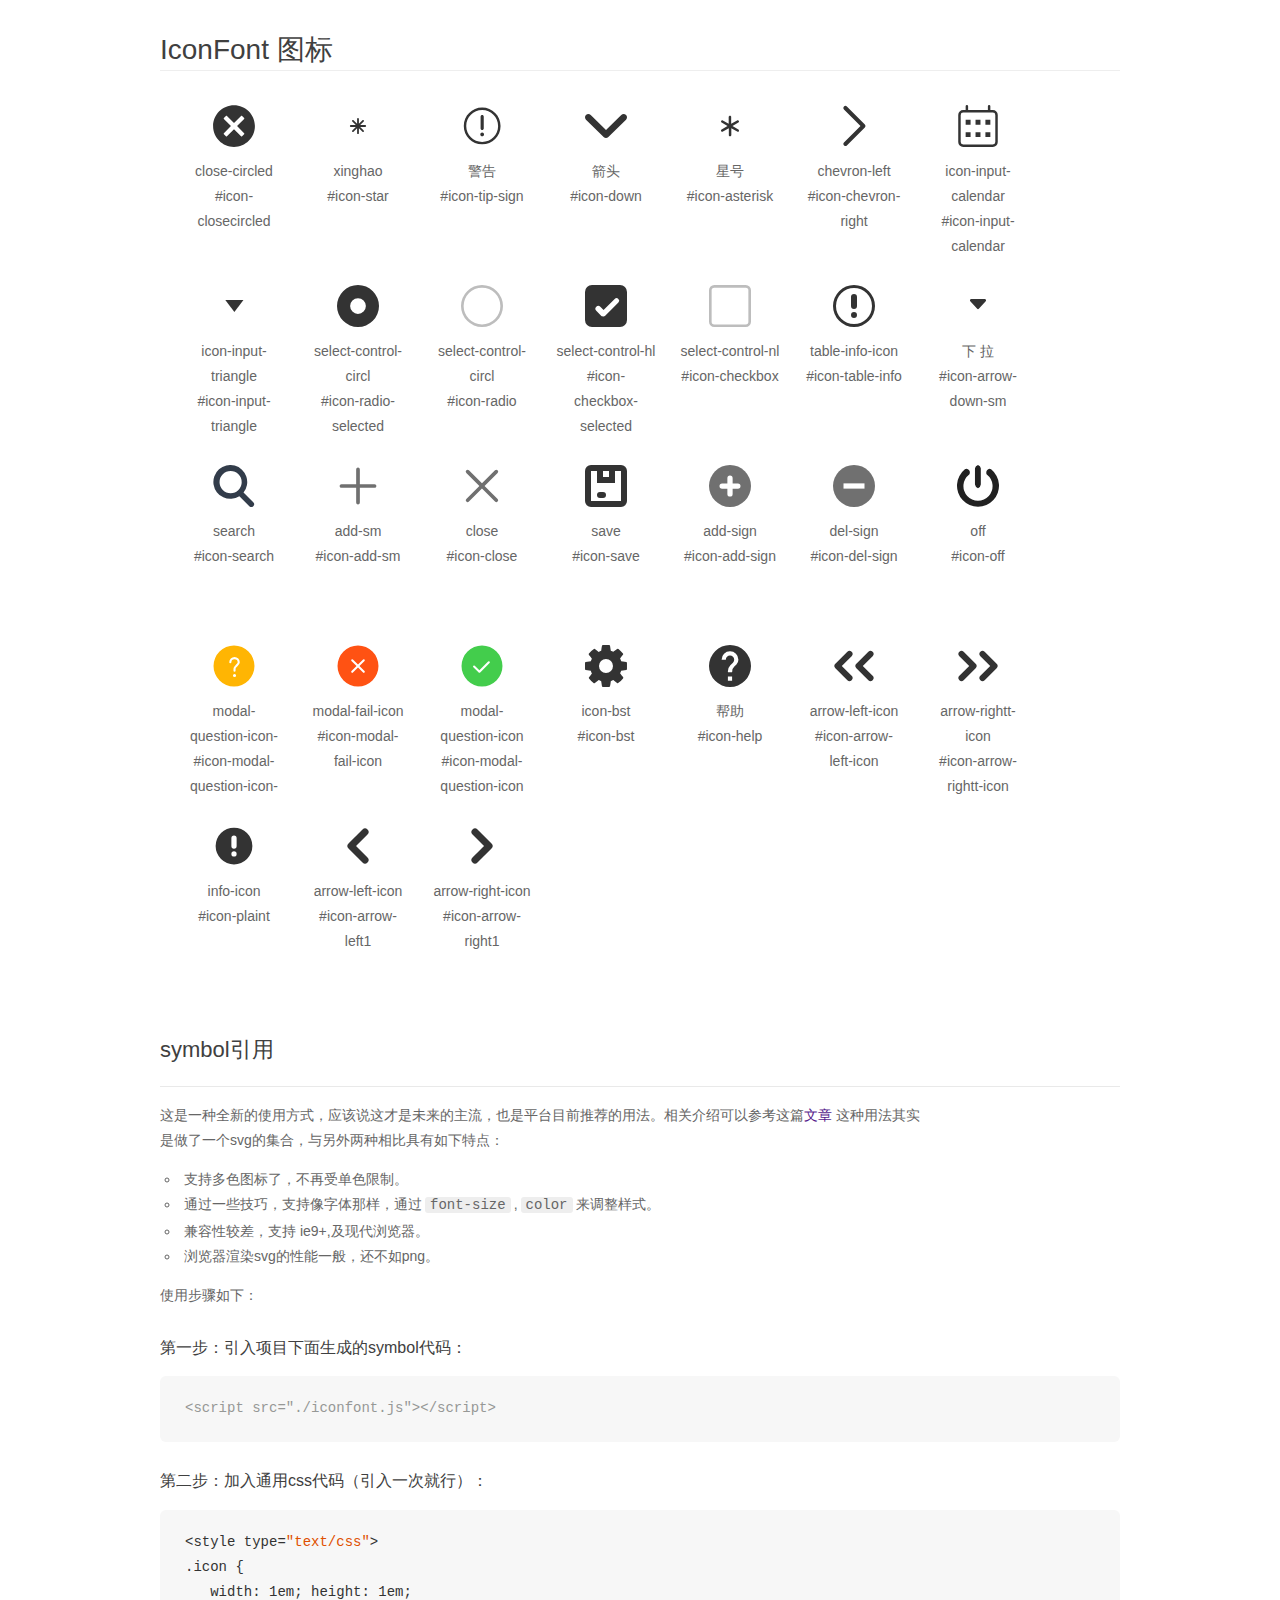
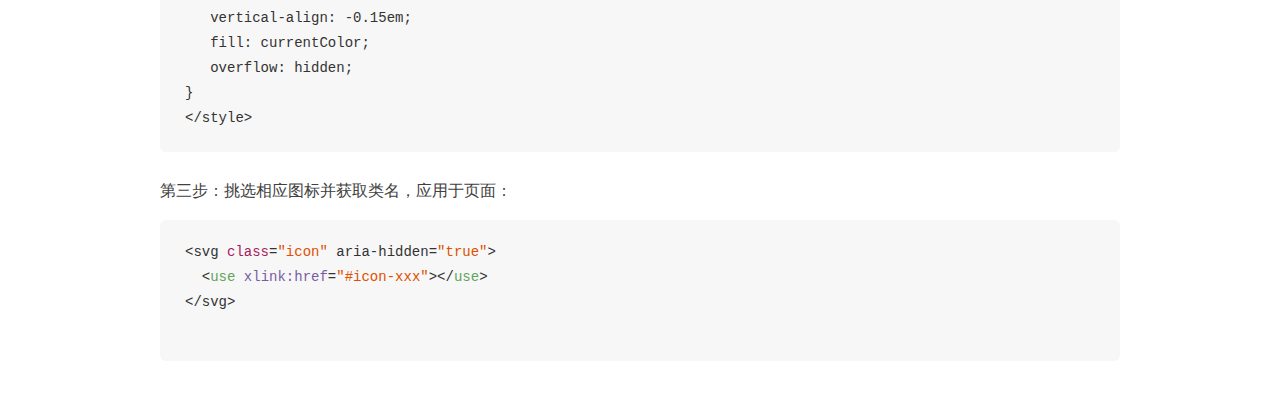
<file: src/main/resources/static/assets/css/font/iconfont/demo_symbol.html>
<!DOCTYPE html>
<html>
<head>
    <meta charset="utf-8"/>
    <title>IconFont</title>
    <link rel="stylesheet" href="demo.css">
    <script src="iconfont.js"></script>

    <style type="text/css">
        .icon {
          /* 通过设置 font-size 来改变图标大小 */
          width: 1em; height: 1em;
          /* 图标和文字相邻时，垂直对齐 */
          vertical-align: -0.15em;
          /* 通过设置 color 来改变 SVG 的颜色/fill */
          fill: currentColor;
          /* path 和 stroke 溢出 viewBox 部分在 IE 下会显示
             normalize.css 中也包含这行 */
          overflow: hidden;
        }

    </style>
</head>
<body>
    <div class="main markdown">
        <h1>IconFont 图标</h1>
        <ul class="icon_lists clear">
            
                <li>
                    <svg class="icon" aria-hidden="true">
                        <use xlink:href="#icon-closecircled"></use>
                    </svg>
                    <div class="name">close-circled</div>
                    <div class="fontclass">#icon-closecircled</div>
                </li>
            
                <li>
                    <svg class="icon" aria-hidden="true">
                        <use xlink:href="#icon-star"></use>
                    </svg>
                    <div class="name">xinghao</div>
                    <div class="fontclass">#icon-star</div>
                </li>
            
                <li>
                    <svg class="icon" aria-hidden="true">
                        <use xlink:href="#icon-tip-sign"></use>
                    </svg>
                    <div class="name">警告</div>
                    <div class="fontclass">#icon-tip-sign</div>
                </li>
            
                <li>
                    <svg class="icon" aria-hidden="true">
                        <use xlink:href="#icon-down"></use>
                    </svg>
                    <div class="name">箭头</div>
                    <div class="fontclass">#icon-down</div>
                </li>
            
                <li>
                    <svg class="icon" aria-hidden="true">
                        <use xlink:href="#icon-asterisk"></use>
                    </svg>
                    <div class="name">星号</div>
                    <div class="fontclass">#icon-asterisk</div>
                </li>
            
                <li>
                    <svg class="icon" aria-hidden="true">
                        <use xlink:href="#icon-chevron-right"></use>
                    </svg>
                    <div class="name">chevron-left</div>
                    <div class="fontclass">#icon-chevron-right</div>
                </li>
            
                <li>
                    <svg class="icon" aria-hidden="true">
                        <use xlink:href="#icon-input-calendar"></use>
                    </svg>
                    <div class="name">icon-input-calendar</div>
                    <div class="fontclass">#icon-input-calendar</div>
                </li>
            
                <li>
                    <svg class="icon" aria-hidden="true">
                        <use xlink:href="#icon-input-triangle"></use>
                    </svg>
                    <div class="name">icon-input-triangle</div>
                    <div class="fontclass">#icon-input-triangle</div>
                </li>
            
                <li>
                    <svg class="icon" aria-hidden="true">
                        <use xlink:href="#icon-radio-selected"></use>
                    </svg>
                    <div class="name">select-control-circl</div>
                    <div class="fontclass">#icon-radio-selected</div>
                </li>
            
                <li>
                    <svg class="icon" aria-hidden="true">
                        <use xlink:href="#icon-radio"></use>
                    </svg>
                    <div class="name">select-control-circl</div>
                    <div class="fontclass">#icon-radio</div>
                </li>
            
                <li>
                    <svg class="icon" aria-hidden="true">
                        <use xlink:href="#icon-checkbox-selected"></use>
                    </svg>
                    <div class="name">select-control-hl</div>
                    <div class="fontclass">#icon-checkbox-selected</div>
                </li>
            
                <li>
                    <svg class="icon" aria-hidden="true">
                        <use xlink:href="#icon-checkbox"></use>
                    </svg>
                    <div class="name">select-control-nl</div>
                    <div class="fontclass">#icon-checkbox</div>
                </li>
            
                <li>
                    <svg class="icon" aria-hidden="true">
                        <use xlink:href="#icon-table-info"></use>
                    </svg>
                    <div class="name">table-info-icon</div>
                    <div class="fontclass">#icon-table-info</div>
                </li>
            
                <li>
                    <svg class="icon" aria-hidden="true">
                        <use xlink:href="#icon-arrow-down-sm"></use>
                    </svg>
                    <div class="name">下 拉</div>
                    <div class="fontclass">#icon-arrow-down-sm</div>
                </li>
            
                <li>
                    <svg class="icon" aria-hidden="true">
                        <use xlink:href="#icon-search"></use>
                    </svg>
                    <div class="name">search</div>
                    <div class="fontclass">#icon-search</div>
                </li>
            
                <li>
                    <svg class="icon" aria-hidden="true">
                        <use xlink:href="#icon-add-sm"></use>
                    </svg>
                    <div class="name">add-sm</div>
                    <div class="fontclass">#icon-add-sm</div>
                </li>
            
                <li>
                    <svg class="icon" aria-hidden="true">
                        <use xlink:href="#icon-close"></use>
                    </svg>
                    <div class="name">close</div>
                    <div class="fontclass">#icon-close</div>
                </li>
            
                <li>
                    <svg class="icon" aria-hidden="true">
                        <use xlink:href="#icon-save"></use>
                    </svg>
                    <div class="name">save</div>
                    <div class="fontclass">#icon-save</div>
                </li>
            
                <li>
                    <svg class="icon" aria-hidden="true">
                        <use xlink:href="#icon-add-sign"></use>
                    </svg>
                    <div class="name">add-sign</div>
                    <div class="fontclass">#icon-add-sign</div>
                </li>
            
                <li>
                    <svg class="icon" aria-hidden="true">
                        <use xlink:href="#icon-del-sign"></use>
                    </svg>
                    <div class="name">del-sign</div>
                    <div class="fontclass">#icon-del-sign</div>
                </li>
            
                <li>
                    <svg class="icon" aria-hidden="true">
                        <use xlink:href="#icon-off"></use>
                    </svg>
                    <div class="name">off</div>
                    <div class="fontclass">#icon-off</div>
                </li>
            
                <li>
                    <svg class="icon" aria-hidden="true">
                        <use xlink:href="#icon-modal-question-icon-"></use>
                    </svg>
                    <div class="name">modal-question-icon-</div>
                    <div class="fontclass">#icon-modal-question-icon-</div>
                </li>
            
                <li>
                    <svg class="icon" aria-hidden="true">
                        <use xlink:href="#icon-modal-fail-icon"></use>
                    </svg>
                    <div class="name">modal-fail-icon</div>
                    <div class="fontclass">#icon-modal-fail-icon</div>
                </li>
            
                <li>
                    <svg class="icon" aria-hidden="true">
                        <use xlink:href="#icon-modal-question-icon"></use>
                    </svg>
                    <div class="name">modal-question-icon</div>
                    <div class="fontclass">#icon-modal-question-icon</div>
                </li>
            
                <li>
                    <svg class="icon" aria-hidden="true">
                        <use xlink:href="#icon-bst"></use>
                    </svg>
                    <div class="name">icon-bst</div>
                    <div class="fontclass">#icon-bst</div>
                </li>
            
                <li>
                    <svg class="icon" aria-hidden="true">
                        <use xlink:href="#icon-help"></use>
                    </svg>
                    <div class="name">帮助</div>
                    <div class="fontclass">#icon-help</div>
                </li>
            
                <li>
                    <svg class="icon" aria-hidden="true">
                        <use xlink:href="#icon-arrow-left-icon"></use>
                    </svg>
                    <div class="name">arrow-left-icon</div>
                    <div class="fontclass">#icon-arrow-left-icon</div>
                </li>
            
                <li>
                    <svg class="icon" aria-hidden="true">
                        <use xlink:href="#icon-arrow-rightt-icon"></use>
                    </svg>
                    <div class="name">arrow-rightt-icon</div>
                    <div class="fontclass">#icon-arrow-rightt-icon</div>
                </li>
            
                <li>
                    <svg class="icon" aria-hidden="true">
                        <use xlink:href="#icon-plaint"></use>
                    </svg>
                    <div class="name">info-icon</div>
                    <div class="fontclass">#icon-plaint</div>
                </li>
            
                <li>
                    <svg class="icon" aria-hidden="true">
                        <use xlink:href="#icon-arrow-left1"></use>
                    </svg>
                    <div class="name">arrow-left-icon</div>
                    <div class="fontclass">#icon-arrow-left1</div>
                </li>
            
                <li>
                    <svg class="icon" aria-hidden="true">
                        <use xlink:href="#icon-arrow-right1"></use>
                    </svg>
                    <div class="name">arrow-right-icon</div>
                    <div class="fontclass">#icon-arrow-right1</div>
                </li>
            
        </ul>


        <h2 id="symbol-">symbol引用</h2>
        <hr>

        <p>这是一种全新的使用方式，应该说这才是未来的主流，也是平台目前推荐的用法。相关介绍可以参考这篇<a href="">文章</a>
        这种用法其实是做了一个svg的集合，与另外两种相比具有如下特点：</p>
        <ul>
          <li>支持多色图标了，不再受单色限制。</li>
          <li>通过一些技巧，支持像字体那样，通过<code>font-size</code>,<code>color</code>来调整样式。</li>
          <li>兼容性较差，支持 ie9+,及现代浏览器。</li>
          <li>浏览器渲染svg的性能一般，还不如png。</li>
        </ul>
        <p>使用步骤如下：</p>
        <h3 id="-symbol-">第一步：引入项目下面生成的symbol代码：</h3>
        <pre><code class="lang-js hljs javascript"><span class="hljs-comment">&lt;script src="./iconfont.js"&gt;&lt;/script&gt;</span></code></pre>
        <h3 id="-css-">第二步：加入通用css代码（引入一次就行）：</h3>
        <pre><code class="lang-js hljs javascript">&lt;style type=<span class="hljs-string">"text/css"</span>&gt;
.icon {
   width: <span class="hljs-number">1</span>em; height: <span class="hljs-number">1</span>em;
   vertical-align: <span class="hljs-number">-0.15</span>em;
   fill: currentColor;
   overflow: hidden;
}
&lt;<span class="hljs-regexp">/style&gt;</span></code></pre>
        <h3 id="-">第三步：挑选相应图标并获取类名，应用于页面：</h3>
        <pre><code class="lang-js hljs javascript">&lt;svg <span class="hljs-class"><span class="hljs-keyword">class</span></span>=<span class="hljs-string">"icon"</span> aria-hidden=<span class="hljs-string">"true"</span>&gt;<span class="xml"><span class="hljs-tag">
  &lt;<span class="hljs-name">use</span> <span class="hljs-attr">xlink:href</span>=<span class="hljs-string">"#icon-xxx"</span>&gt;</span><span class="hljs-tag">&lt;/<span class="hljs-name">use</span>&gt;</span>
</span>&lt;<span class="hljs-regexp">/svg&gt;
        </span></code></pre>
    </div>
</body>
</html>
</file>
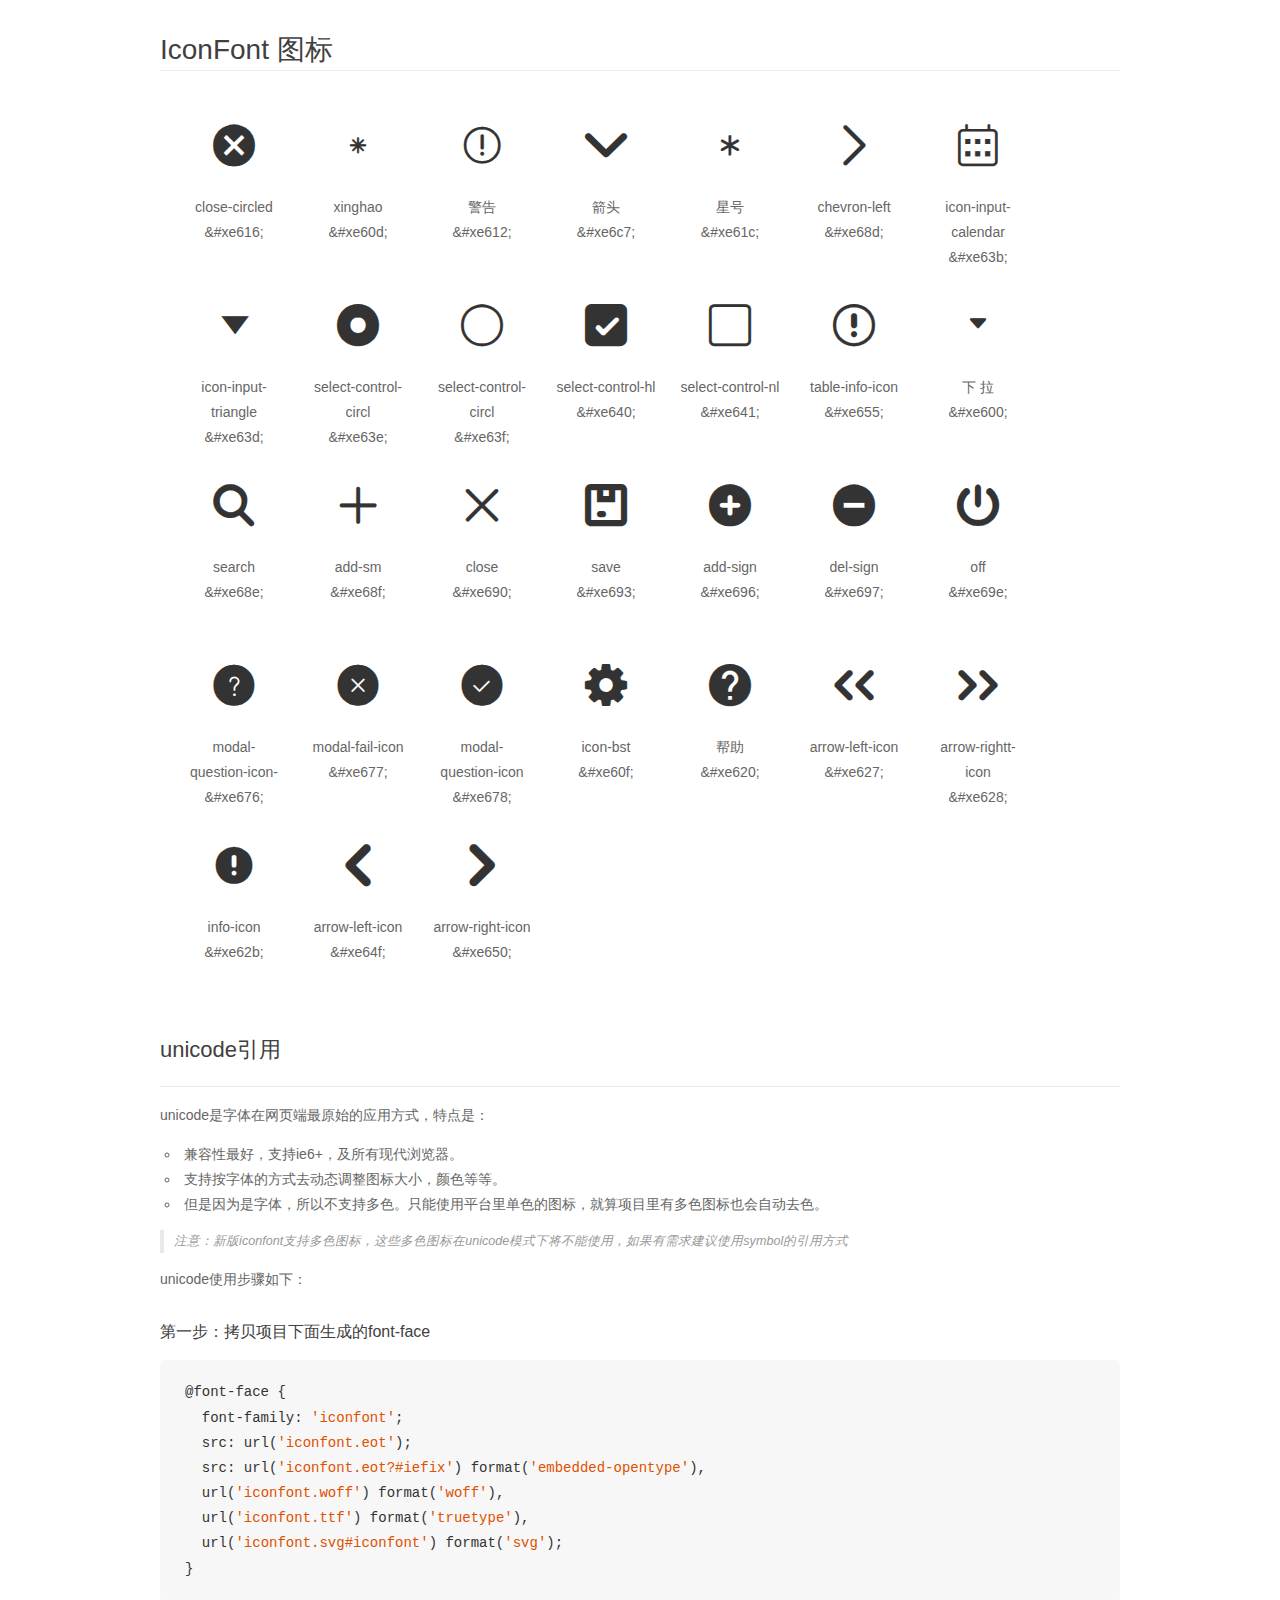
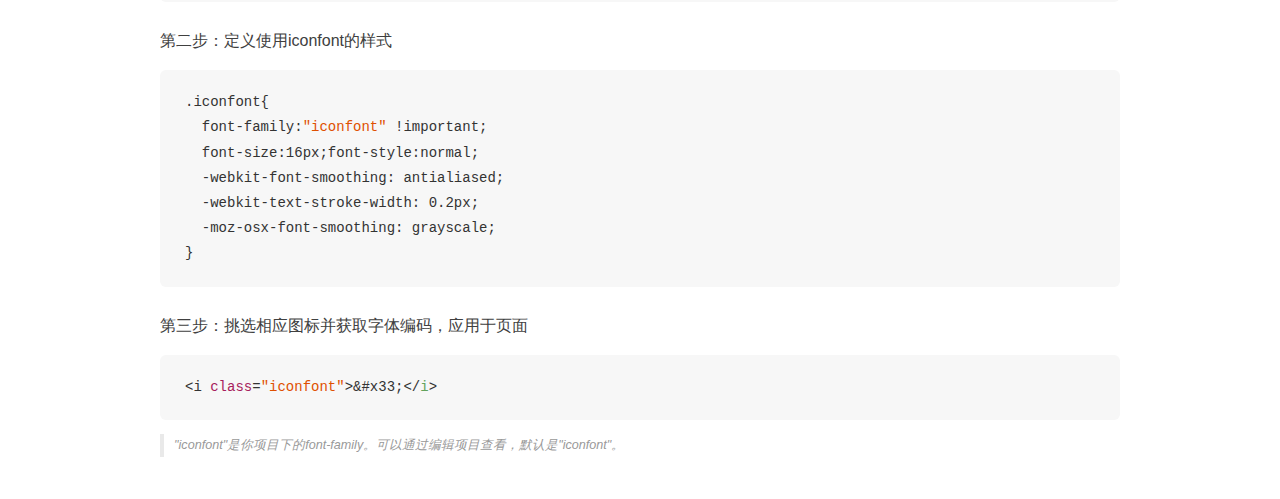
<file: src/main/resources/static/assets/css/font/iconfont/demo_unicode.html>
<!DOCTYPE html>
<html>
<head>
    <meta charset="utf-8"/>
    <title>IconFont</title>
    <link rel="stylesheet" href="demo.css">

    <style type="text/css">

        @font-face {font-family: "iconfont";
          src: url('iconfont.eot'); /* IE9*/
          src: url('iconfont.eot#iefix') format('embedded-opentype'), /* IE6-IE8 */
          url('iconfont.woff') format('woff'), /* chrome, firefox */
          url('iconfont.ttf') format('truetype'), /* chrome, firefox, opera, Safari, Android, iOS 4.2+*/
          url('iconfont.svg#iconfont') format('svg'); /* iOS 4.1- */
        }

        .iconfont {
          font-family:"iconfont" !important;
          font-size:16px;
          font-style:normal;
          -webkit-font-smoothing: antialiased;
          -webkit-text-stroke-width: 0.2px;
          -moz-osx-font-smoothing: grayscale;
        }

    </style>
</head>
<body>
    <div class="main markdown">
        <h1>IconFont 图标</h1>
        <ul class="icon_lists clear">
            
                <li>
                <i class="icon iconfont">&#xe616;</i>
                    <div class="name">close-circled</div>
                    <div class="code">&amp;#xe616;</div>
                </li>
            
                <li>
                <i class="icon iconfont">&#xe60d;</i>
                    <div class="name">xinghao</div>
                    <div class="code">&amp;#xe60d;</div>
                </li>
            
                <li>
                <i class="icon iconfont">&#xe612;</i>
                    <div class="name">警告</div>
                    <div class="code">&amp;#xe612;</div>
                </li>
            
                <li>
                <i class="icon iconfont">&#xe6c7;</i>
                    <div class="name">箭头</div>
                    <div class="code">&amp;#xe6c7;</div>
                </li>
            
                <li>
                <i class="icon iconfont">&#xe61c;</i>
                    <div class="name">星号</div>
                    <div class="code">&amp;#xe61c;</div>
                </li>
            
                <li>
                <i class="icon iconfont">&#xe68d;</i>
                    <div class="name">chevron-left</div>
                    <div class="code">&amp;#xe68d;</div>
                </li>
            
                <li>
                <i class="icon iconfont">&#xe63b;</i>
                    <div class="name">icon-input-calendar</div>
                    <div class="code">&amp;#xe63b;</div>
                </li>
            
                <li>
                <i class="icon iconfont">&#xe63d;</i>
                    <div class="name">icon-input-triangle</div>
                    <div class="code">&amp;#xe63d;</div>
                </li>
            
                <li>
                <i class="icon iconfont">&#xe63e;</i>
                    <div class="name">select-control-circl</div>
                    <div class="code">&amp;#xe63e;</div>
                </li>
            
                <li>
                <i class="icon iconfont">&#xe63f;</i>
                    <div class="name">select-control-circl</div>
                    <div class="code">&amp;#xe63f;</div>
                </li>
            
                <li>
                <i class="icon iconfont">&#xe640;</i>
                    <div class="name">select-control-hl</div>
                    <div class="code">&amp;#xe640;</div>
                </li>
            
                <li>
                <i class="icon iconfont">&#xe641;</i>
                    <div class="name">select-control-nl</div>
                    <div class="code">&amp;#xe641;</div>
                </li>
            
                <li>
                <i class="icon iconfont">&#xe655;</i>
                    <div class="name">table-info-icon</div>
                    <div class="code">&amp;#xe655;</div>
                </li>
            
                <li>
                <i class="icon iconfont">&#xe600;</i>
                    <div class="name">下 拉</div>
                    <div class="code">&amp;#xe600;</div>
                </li>
            
                <li>
                <i class="icon iconfont">&#xe68e;</i>
                    <div class="name">search</div>
                    <div class="code">&amp;#xe68e;</div>
                </li>
            
                <li>
                <i class="icon iconfont">&#xe68f;</i>
                    <div class="name">add-sm</div>
                    <div class="code">&amp;#xe68f;</div>
                </li>
            
                <li>
                <i class="icon iconfont">&#xe690;</i>
                    <div class="name">close</div>
                    <div class="code">&amp;#xe690;</div>
                </li>
            
                <li>
                <i class="icon iconfont">&#xe693;</i>
                    <div class="name">save</div>
                    <div class="code">&amp;#xe693;</div>
                </li>
            
                <li>
                <i class="icon iconfont">&#xe696;</i>
                    <div class="name">add-sign</div>
                    <div class="code">&amp;#xe696;</div>
                </li>
            
                <li>
                <i class="icon iconfont">&#xe697;</i>
                    <div class="name">del-sign</div>
                    <div class="code">&amp;#xe697;</div>
                </li>
            
                <li>
                <i class="icon iconfont">&#xe69e;</i>
                    <div class="name">off</div>
                    <div class="code">&amp;#xe69e;</div>
                </li>
            
                <li>
                <i class="icon iconfont">&#xe676;</i>
                    <div class="name">modal-question-icon-</div>
                    <div class="code">&amp;#xe676;</div>
                </li>
            
                <li>
                <i class="icon iconfont">&#xe677;</i>
                    <div class="name">modal-fail-icon</div>
                    <div class="code">&amp;#xe677;</div>
                </li>
            
                <li>
                <i class="icon iconfont">&#xe678;</i>
                    <div class="name">modal-question-icon</div>
                    <div class="code">&amp;#xe678;</div>
                </li>
            
                <li>
                <i class="icon iconfont">&#xe60f;</i>
                    <div class="name">icon-bst</div>
                    <div class="code">&amp;#xe60f;</div>
                </li>
            
                <li>
                <i class="icon iconfont">&#xe620;</i>
                    <div class="name">帮助</div>
                    <div class="code">&amp;#xe620;</div>
                </li>
            
                <li>
                <i class="icon iconfont">&#xe627;</i>
                    <div class="name">arrow-left-icon</div>
                    <div class="code">&amp;#xe627;</div>
                </li>
            
                <li>
                <i class="icon iconfont">&#xe628;</i>
                    <div class="name">arrow-rightt-icon</div>
                    <div class="code">&amp;#xe628;</div>
                </li>
            
                <li>
                <i class="icon iconfont">&#xe62b;</i>
                    <div class="name">info-icon</div>
                    <div class="code">&amp;#xe62b;</div>
                </li>
            
                <li>
                <i class="icon iconfont">&#xe64f;</i>
                    <div class="name">arrow-left-icon</div>
                    <div class="code">&amp;#xe64f;</div>
                </li>
            
                <li>
                <i class="icon iconfont">&#xe650;</i>
                    <div class="name">arrow-right-icon</div>
                    <div class="code">&amp;#xe650;</div>
                </li>
            
        </ul>
        <h2 id="unicode-">unicode引用</h2>
        <hr>

        <p>unicode是字体在网页端最原始的应用方式，特点是：</p>
        <ul>
        <li>兼容性最好，支持ie6+，及所有现代浏览器。</li>
        <li>支持按字体的方式去动态调整图标大小，颜色等等。</li>
        <li>但是因为是字体，所以不支持多色。只能使用平台里单色的图标，就算项目里有多色图标也会自动去色。</li>
        </ul>
        <blockquote>
        <p>注意：新版iconfont支持多色图标，这些多色图标在unicode模式下将不能使用，如果有需求建议使用symbol的引用方式</p>
        </blockquote>
        <p>unicode使用步骤如下：</p>
        <h3 id="-font-face">第一步：拷贝项目下面生成的font-face</h3>
        <pre><code class="lang-js hljs javascript">@font-face {
  font-family: <span class="hljs-string">'iconfont'</span>;
  src: url(<span class="hljs-string">'iconfont.eot'</span>);
  src: url(<span class="hljs-string">'iconfont.eot?#iefix'</span>) format(<span class="hljs-string">'embedded-opentype'</span>),
  url(<span class="hljs-string">'iconfont.woff'</span>) format(<span class="hljs-string">'woff'</span>),
  url(<span class="hljs-string">'iconfont.ttf'</span>) format(<span class="hljs-string">'truetype'</span>),
  url(<span class="hljs-string">'iconfont.svg#iconfont'</span>) format(<span class="hljs-string">'svg'</span>);
}
</code></pre>
        <h3 id="-iconfont-">第二步：定义使用iconfont的样式</h3>
        <pre><code class="lang-js hljs javascript">.iconfont{
  font-family:<span class="hljs-string">"iconfont"</span> !important;
  font-size:<span class="hljs-number">16</span>px;font-style:normal;
  -webkit-font-smoothing: antialiased;
  -webkit-text-stroke-width: <span class="hljs-number">0.2</span>px;
  -moz-osx-font-smoothing: grayscale;
}
</code></pre>
        <h3 id="-">第三步：挑选相应图标并获取字体编码，应用于页面</h3>
        <pre><code class="lang-js hljs javascript">&lt;i <span class="hljs-class"><span class="hljs-keyword">class</span></span>=<span class="hljs-string">"iconfont"</span>&gt;&amp;#x33;<span class="xml"><span class="hljs-tag">&lt;/<span class="hljs-name">i</span>&gt;</span></span></code></pre>

        <blockquote>
        <p>"iconfont"是你项目下的font-family。可以通过编辑项目查看，默认是"iconfont"。</p>
        </blockquote>
    </div>


</body>
</html>
</file>
<file: src/main/resources/static/assets/css/font/iconfont.css>
@font-face {font-family: "iconfont";
  src: url('iconfont.eot?t=1545211886019'); /* IE9*/
  src: url('iconfont.eot?t=1545211886019#iefix') format('embedded-opentype'), /* IE6-IE8 */
  url('[data-uri]') format('woff'),
  url('iconfont.ttf?t=1545211886019') format('truetype'), /* chrome, firefox, opera, Safari, Android, iOS 4.2+*/
  url('iconfont.svg?t=1545211886019#iconfont') format('svg'); /* iOS 4.1- */
}

.iconfont {
  font-family:"iconfont" !important;
  font-size:16px;
  font-style:normal;
  -webkit-font-smoothing: antialiased;
  -moz-osx-font-smoothing: grayscale;
}

.icon-close:before { content: "\e639"; }

.icon-closecircled:before { content: "\e616"; }

.icon-xingxing:before { content: "\e634"; }

.icon-dot:before { content: "\e65b"; }

.icon-yanjing1:before { content: "\e62b"; }

.icon-more:before { content: "\e65a"; }

.icon-ai-out:before { content: "\e659"; }

.icon-chenggongtishi:before { content: "\e61e"; }

.icon-bianji:before { content: "\e660"; }

.icon-xiazai:before { content: "\e65f"; }

.icon-export:before { content: "\e615"; }

.icon-group43:before { content: "\e629"; }

.icon-asterisk:before { content: "\e61c"; }

.icon-xiazaizhong:before { content: "\e6b3"; }

.icon-zuofei:before { content: "\e67d"; }

.icon-wenjianjia:before { content: "\e67b"; }

.icon-pre-notice:before { content: "\e633"; }

.icon-sidebar-toggler:before { content: "\e644"; }

.icon-edit:before { content: "\e666"; }

.icon-input-calendar:before { content: "\e63b"; }

.icon-input-search:before { content: "\e63c"; }

.icon-input-triangle:before { content: "\e63d"; }

.icon-radio-selected:before { content: "\e63e"; }

.icon-radio:before { content: "\e64b"; }

.icon-checkbox-selected:before { content: "\e640"; }

.icon-checkbox:before { content: "\e657"; }

.icon-add:before { content: "\e643"; }

.icon-save:before { content: "\e645"; }

.icon-table-del:before { content: "\e649"; }

.icon-table-add:before { content: "\e64a"; }

.icon-user:before { content: "\e658"; }

.icon-jiantou:before { content: "\e61a"; }

.icon-xuanzhong:before { content: "\e656"; }

.icon-xuanze:before { content: "\e65d"; }

.icon-bofang:before { content: "\e661"; }

.icon-export-icon1:before { content: "\e65c"; }

.icon-submeu-arrow-left:before { content: "\e670"; }

.icon-submenu-arrow-right:before { content: "\e672"; }

.icon-select-control-mid:before { content: "\e674"; }

.icon-modal-alert-icon:before { content: "\e675"; }

.icon-arrow-right-icon:before { content: "\e680"; }

.icon-management-icon:before { content: "\e66a"; }

.icon-add-column-child-hl:before { content: "\e635"; }

.icon-add-template:before { content: "\e636"; }

.icon-add-column-nl:before { content: "\e637"; }

.icon-add-folder:before { content: "\e638"; }

.icon-add-column-hl:before { content: "\e63a"; }

.icon-add-column-child-nl:before { content: "\e63f"; }

.icon-copy-table-icon-nl:before { content: "\e641"; }

.icon-delete-btn-icon:before { content: "\e642"; }

.icon-delete-nl:before { content: "\e646"; }

.icon-full-screen-none:before { content: "\e647"; }

.icon-full-screen:before { content: "\e648"; }

.icon-select-control-circl:before { content: "\e64c"; }

.icon-table-info-icon:before { content: "\e64d"; }

.icon-tree-icon-up:before { content: "\e64e"; }

.icon-tree-icon-down:before { content: "\e64f"; }

.icon-delete-hl:before { content: "\e650"; }

.icon-basic-icon:before { content: "\e651"; }

.icon-system-icon:before { content: "\e652"; }

.icon-entry-icon:before { content: "\e653"; }

.icon-infor-icon:before { content: "\e654"; }

.icon-template-icon:before { content: "\e655"; }

.icon-entry:before { content: "\e65e"; }

.icon-give-up:before { content: "\e662"; }

.icon-wait-icon:before { content: "\e663"; }

.icon-all-icon:before { content: "\e664"; }

.icon-completion:before { content: "\e665"; }

.icon-arrow-right-icon-copy:before { content: "\e6b4"; }

.icon-jiantou-copy:before { content: "\e6b5"; }

.icon-input-triangle-copy:before { content: "\e6b6"; }

.icon-use:before { content: "\e613"; }

.icon-icon1:before { content: "\e614"; }

.icon-input-triangle-copy1:before { content: "\e6b7"; }

.icon-template-icon1:before { content: "\e617"; }

.icon-function-icon:before { content: "\e618"; }

.icon-collection-man-icon:before { content: "\e619"; }

.icon-collection-icon:before { content: "\e61b"; }

.icon-bufen:before { content: "\e667"; }

.icon-zanbu:before { content: "\e668"; }

.icon-arrow-right-icon-copy1:before { content: "\e6b8"; }

.icon-arrow-right-icon-copy-copy:before { content: "\e6b9"; }

.icon-caijigouji:before { content: "\e62d"; }

.icon-batch-cancle-icon:before { content: "\e62f"; }

.icon-file-sign:before { content: "\e669"; }
</file>
<file: src/main/resources/static/assets/css/font/iconfont/iconfont.css>
@font-face {font-family: "iconfont";
  src: url('iconfont.eot?t=1545185358273'); /* IE9*/
  src: url('iconfont.eot?t=1545185358273#iefix') format('embedded-opentype'), /* IE6-IE8 */
  url('[data-uri]') format('woff'),
  url('iconfont.ttf?t=1545185358273') format('truetype'), /* chrome, firefox, opera, Safari, Android, iOS 4.2+*/
  url('iconfont.svg?t=1545185358273#iconfont') format('svg'); /* iOS 4.1- */
}

.iconfont {
  font-family:"iconfont" !important;
  font-size:16px;
  font-style:normal;
  -webkit-font-smoothing: antialiased;
  -moz-osx-font-smoothing: grayscale;
}

.icon-closecircled:before { content: "\e616"; }

.icon-star:before { content: "\e60d"; }

.icon-tip-sign:before { content: "\e612"; }

.icon-down:before { content: "\e6c7"; }

.icon-asterisk:before { content: "\e61c"; }

.icon-chevron-right:before { content: "\e68d"; }

.icon-input-calendar:before { content: "\e63b"; }

.icon-input-triangle:before { content: "\e63d"; }

.icon-radio-selected:before { content: "\e63e"; }

.icon-radio:before { content: "\e63f"; }

.icon-checkbox-selected:before { content: "\e640"; }

.icon-checkbox:before { content: "\e641"; }

.icon-table-info:before { content: "\e655"; }

.icon-arrow-down-sm:before { content: "\e600"; }

.icon-search:before { content: "\e68e"; }

.icon-add-sm:before { content: "\e68f"; }

.icon-close:before { content: "\e690"; }

.icon-save:before { content: "\e693"; }

.icon-add-sign:before { content: "\e696"; }

.icon-del-sign:before { content: "\e697"; }

.icon-off:before { content: "\e69e"; }

.icon-modal-question-icon-:before { content: "\e676"; }

.icon-modal-fail-icon:before { content: "\e677"; }

.icon-modal-question-icon:before { content: "\e678"; }

.icon-bst:before { content: "\e60f"; }

.icon-help:before { content: "\e620"; }

.icon-arrow-left-icon:before { content: "\e627"; }

.icon-arrow-rightt-icon:before { content: "\e628"; }

.icon-plaint:before { content: "\e62b"; }

.icon-arrow-left1:before { content: "\e64f"; }

.icon-arrow-right1:before { content: "\e650"; }
</file>
<file: src/main/resources/static/assets/css/font/demo.css>
*{margin: 0;padding: 0;list-style: none;}
/*
KISSY CSS Reset
理念：1. reset 的目的不是清除浏览器的默认样式，这仅是部分工作。清除和重置是紧密不可分的。
2. reset 的目的不是让默认样式在所有浏览器下一致，而是减少默认样式有可能带来的问题。
3. reset 期望提供一套普适通用的基础样式。但没有银弹，推荐根据具体需求，裁剪和修改后再使用。
特色：1. 适应中文；2. 基于最新主流浏览器。
维护：玉伯<lifesinger@gmail.com>, 正淳<ragecarrier@gmail.com>
 */

/** 清除内外边距 **/
body, h1, h2, h3, h4, h5, h6, hr, p, blockquote, /* structural elements 结构元素 */
dl, dt, dd, ul, ol, li, /* list elements 列表元素 */
pre, /* text formatting elements 文本格式元素 */
form, fieldset, legend, button, input, textarea, /* form elements 表单元素 */
th, td /* table elements 表格元素 */ {
  margin: 0;
  padding: 0;
}

/** 设置默认字体 **/
body,
button, input, select, textarea /* for ie */ {
  font: 12px/1.5 tahoma, arial, \5b8b\4f53, sans-serif;
}
h1, h2, h3, h4, h5, h6 { font-size: 100%; }
address, cite, dfn, em, var { font-style: normal; } /* 将斜体扶正 */
code, kbd, pre, samp { font-family: courier new, courier, monospace; } /* 统一等宽字体 */
small { font-size: 12px; } /* 小于 12px 的中文很难阅读，让 small 正常化 */

/** 重置列表元素 **/
ul, ol { list-style: none; }

/** 重置文本格式元素 **/
a { text-decoration: none; }
a:hover { text-decoration: underline; }


/** 重置表单元素 **/
legend { color: #000; } /* for ie6 */
fieldset, img { border: 0; } /* img 搭车：让链接里的 img 无边框 */
button, input, select, textarea { font-size: 100%; } /* 使得表单元素在 ie 下能继承字体大小 */
/* 注：optgroup 无法扶正 */

/** 重置表格元素 **/
table { border-collapse: collapse; border-spacing: 0; }

/* 清除浮动 */
.ks-clear:after, .clear:after {
  content: '\20';
  display: block;
  height: 0;
  clear: both;
}
.ks-clear, .clear {
  *zoom: 1;
}

.main {
  padding: 30px 100px;
width: 960px;
margin: 0 auto;
}
.main h1{font-size:36px; color:#333; text-align:left;margin-bottom:30px; border-bottom: 1px solid #eee;}

.helps{margin-top:40px;}
.helps pre{
  padding:20px;
  margin:10px 0;
  border:solid 1px #e7e1cd;
  background-color: #fffdef;
  overflow: auto;
}

.icon_lists{
  width: 100% !important;

}

.icon_lists li{
  float:left;
  width: 100px;
  height:180px;
  text-align: center;
  list-style: none !important;
}
.icon_lists .icon{
  font-size: 42px;
  line-height: 100px;
  margin: 10px 0;
  color:#333;
  -webkit-transition: font-size 0.25s ease-out 0s;
  -moz-transition: font-size 0.25s ease-out 0s;
  transition: font-size 0.25s ease-out 0s;

}
.icon_lists .icon:hover{
  font-size: 100px;
}



.markdown {
  color: #666;
  font-size: 14px;
  line-height: 1.8;
}

.highlight {
  line-height: 1.5;
}

.markdown img {
  vertical-align: middle;
  max-width: 100%;
}

.markdown h1 {
  color: #404040;
  font-weight: 500;
  line-height: 40px;
  margin-bottom: 24px;
}

.markdown h2,
.markdown h3,
.markdown h4,
.markdown h5,
.markdown h6 {
  color: #404040;
  margin: 1.6em 0 0.6em 0;
  font-weight: 500;
  clear: both;
}

.markdown h1 {
  font-size: 28px;
}

.markdown h2 {
  font-size: 22px;
}

.markdown h3 {
  font-size: 16px;
}

.markdown h4 {
  font-size: 14px;
}

.markdown h5 {
  font-size: 12px;
}

.markdown h6 {
  font-size: 12px;
}

.markdown hr {
  height: 1px;
  border: 0;
  background: #e9e9e9;
  margin: 16px 0;
  clear: both;
}

.markdown p,
.markdown pre {
  margin: 1em 0;
}

.markdown > p,
.markdown > blockquote,
.markdown > .highlight,
.markdown > ol,
.markdown > ul {
  width: 80%;
}

.markdown ul > li {
  list-style: circle;
}

.markdown > ul li,
.markdown blockquote ul > li {
  margin-left: 20px;
  padding-left: 4px;
}

.markdown > ul li p,
.markdown > ol li p {
  margin: 0.6em 0;
}

.markdown ol > li {
  list-style: decimal;
}

.markdown > ol li,
.markdown blockquote ol > li {
  margin-left: 20px;
  padding-left: 4px;
}

.markdown code {
  margin: 0 3px;
  padding: 0 5px;
  background: #eee;
  border-radius: 3px;
}

.markdown pre {
  border-radius: 6px;
  background: #f7f7f7;
  padding: 20px;
}

.markdown pre code {
  border: none;
  background: #f7f7f7;
  margin: 0;
}

.markdown strong,
.markdown b {
  font-weight: 600;
}

.markdown > table {
  border-collapse: collapse;
  border-spacing: 0px;
  empty-cells: show;
  border: 1px solid #e9e9e9;
  width: 95%;
  margin-bottom: 24px;
}

.markdown > table th {
  white-space: nowrap;
  color: #333;
  font-weight: 600;

}

.markdown > table th,
.markdown > table td {
  border: 1px solid #e9e9e9;
  padding: 8px 16px;
  text-align: left;
}

.markdown > table th {
  background: #F7F7F7;
}

.markdown blockquote {
  font-size: 90%;
  color: #999;
  border-left: 4px solid #e9e9e9;
  padding-left: 0.8em;
  margin: 1em 0;
  font-style: italic;
}

.markdown blockquote p {
  margin: 0;
}

.markdown .anchor {
  opacity: 0;
  transition: opacity 0.3s ease;
  margin-left: 8px;
}

.markdown .waiting {
  color: #ccc;
}

.markdown h1:hover .anchor,
.markdown h2:hover .anchor,
.markdown h3:hover .anchor,
.markdown h4:hover .anchor,
.markdown h5:hover .anchor,
.markdown h6:hover .anchor {
  opacity: 1;
  display: inline-block;
}

.markdown > br,
.markdown > p > br {
  clear: both;
}


.hljs {
  display: block;
  background: white;
  padding: 0.5em;
  color: #333333;
  overflow-x: auto;
}

.hljs-comment,
.hljs-meta {
  color: #969896;
}

.hljs-string,
.hljs-variable,
.hljs-template-variable,
.hljs-strong,
.hljs-emphasis,
.hljs-quote {
  color: #df5000;
}

.hljs-keyword,
.hljs-selector-tag,
.hljs-type {
  color: #a71d5d;
}

.hljs-literal,
.hljs-symbol,
.hljs-bullet,
.hljs-attribute {
  color: #0086b3;
}

.hljs-section,
.hljs-name {
  color: #63a35c;
}

.hljs-tag {
  color: #333333;
}

.hljs-title,
.hljs-attr,
.hljs-selector-id,
.hljs-selector-class,
.hljs-selector-attr,
.hljs-selector-pseudo {
  color: #795da3;
}

.hljs-addition {
  color: #55a532;
  background-color: #eaffea;
}

.hljs-deletion {
  color: #bd2c00;
  background-color: #ffecec;
}

.hljs-link {
  text-decoration: underline;
}

pre{
  background: #fff;
}
</file>
<file: src/main/resources/static/assets/css/font/iconfont/demo.css>
*{margin: 0;padding: 0;list-style: none;}
/*
KISSY CSS Reset
理念：1. reset 的目的不是清除浏览器的默认样式，这仅是部分工作。清除和重置是紧密不可分的。
2. reset 的目的不是让默认样式在所有浏览器下一致，而是减少默认样式有可能带来的问题。
3. reset 期望提供一套普适通用的基础样式。但没有银弹，推荐根据具体需求，裁剪和修改后再使用。
特色：1. 适应中文；2. 基于最新主流浏览器。
维护：玉伯<lifesinger@gmail.com>, 正淳<ragecarrier@gmail.com>
 */

/** 清除内外边距 **/
body, h1, h2, h3, h4, h5, h6, hr, p, blockquote, /* structural elements 结构元素 */
dl, dt, dd, ul, ol, li, /* list elements 列表元素 */
pre, /* text formatting elements 文本格式元素 */
form, fieldset, legend, button, input, textarea, /* form elements 表单元素 */
th, td /* table elements 表格元素 */ {
  margin: 0;
  padding: 0;
}

/** 设置默认字体 **/
body,
button, input, select, textarea /* for ie */ {
  font: 12px/1.5 tahoma, arial, \5b8b\4f53, sans-serif;
}
h1, h2, h3, h4, h5, h6 { font-size: 100%; }
address, cite, dfn, em, var { font-style: normal; } /* 将斜体扶正 */
code, kbd, pre, samp { font-family: courier new, courier, monospace; } /* 统一等宽字体 */
small { font-size: 12px; } /* 小于 12px 的中文很难阅读，让 small 正常化 */

/** 重置列表元素 **/
ul, ol { list-style: none; }

/** 重置文本格式元素 **/
a { text-decoration: none; }
a:hover { text-decoration: underline; }


/** 重置表单元素 **/
legend { color: #000; } /* for ie6 */
fieldset, img { border: 0; } /* img 搭车：让链接里的 img 无边框 */
button, input, select, textarea { font-size: 100%; } /* 使得表单元素在 ie 下能继承字体大小 */
/* 注：optgroup 无法扶正 */

/** 重置表格元素 **/
table { border-collapse: collapse; border-spacing: 0; }

/* 清除浮动 */
.ks-clear:after, .clear:after {
  content: '\20';
  display: block;
  height: 0;
  clear: both;
}
.ks-clear, .clear {
  *zoom: 1;
}

.main {
  padding: 30px 100px;
width: 960px;
margin: 0 auto;
}
.main h1{font-size:36px; color:#333; text-align:left;margin-bottom:30px; border-bottom: 1px solid #eee;}

.helps{margin-top:40px;}
.helps pre{
  padding:20px;
  margin:10px 0;
  border:solid 1px #e7e1cd;
  background-color: #fffdef;
  overflow: auto;
}

.icon_lists{
  width: 100% !important;

}

.icon_lists li{
  float:left;
  width: 100px;
  height:180px;
  text-align: center;
  list-style: none !important;
}
.icon_lists .icon{
  font-size: 42px;
  line-height: 100px;
  margin: 10px 0;
  color:#333;
  -webkit-transition: font-size 0.25s ease-out 0s;
  -moz-transition: font-size 0.25s ease-out 0s;
  transition: font-size 0.25s ease-out 0s;

}
.icon_lists .icon:hover{
  font-size: 100px;
}



.markdown {
  color: #666;
  font-size: 14px;
  line-height: 1.8;
}

.highlight {
  line-height: 1.5;
}

.markdown img {
  vertical-align: middle;
  max-width: 100%;
}

.markdown h1 {
  color: #404040;
  font-weight: 500;
  line-height: 40px;
  margin-bottom: 24px;
}

.markdown h2,
.markdown h3,
.markdown h4,
.markdown h5,
.markdown h6 {
  color: #404040;
  margin: 1.6em 0 0.6em 0;
  font-weight: 500;
  clear: both;
}

.markdown h1 {
  font-size: 28px;
}

.markdown h2 {
  font-size: 22px;
}

.markdown h3 {
  font-size: 16px;
}

.markdown h4 {
  font-size: 14px;
}

.markdown h5 {
  font-size: 12px;
}

.markdown h6 {
  font-size: 12px;
}

.markdown hr {
  height: 1px;
  border: 0;
  background: #e9e9e9;
  margin: 16px 0;
  clear: both;
}

.markdown p,
.markdown pre {
  margin: 1em 0;
}

.markdown > p,
.markdown > blockquote,
.markdown > .highlight,
.markdown > ol,
.markdown > ul {
  width: 80%;
}

.markdown ul > li {
  list-style: circle;
}

.markdown > ul li,
.markdown blockquote ul > li {
  margin-left: 20px;
  padding-left: 4px;
}

.markdown > ul li p,
.markdown > ol li p {
  margin: 0.6em 0;
}

.markdown ol > li {
  list-style: decimal;
}

.markdown > ol li,
.markdown blockquote ol > li {
  margin-left: 20px;
  padding-left: 4px;
}

.markdown code {
  margin: 0 3px;
  padding: 0 5px;
  background: #eee;
  border-radius: 3px;
}

.markdown pre {
  border-radius: 6px;
  background: #f7f7f7;
  padding: 20px;
}

.markdown pre code {
  border: none;
  background: #f7f7f7;
  margin: 0;
}

.markdown strong,
.markdown b {
  font-weight: 600;
}

.markdown > table {
  border-collapse: collapse;
  border-spacing: 0px;
  empty-cells: show;
  border: 1px solid #e9e9e9;
  width: 95%;
  margin-bottom: 24px;
}

.markdown > table th {
  white-space: nowrap;
  color: #333;
  font-weight: 600;

}

.markdown > table th,
.markdown > table td {
  border: 1px solid #e9e9e9;
  padding: 8px 16px;
  text-align: left;
}

.markdown > table th {
  background: #F7F7F7;
}

.markdown blockquote {
  font-size: 90%;
  color: #999;
  border-left: 4px solid #e9e9e9;
  padding-left: 0.8em;
  margin: 1em 0;
  font-style: italic;
}

.markdown blockquote p {
  margin: 0;
}

.markdown .anchor {
  opacity: 0;
  transition: opacity 0.3s ease;
  margin-left: 8px;
}

.markdown .waiting {
  color: #ccc;
}

.markdown h1:hover .anchor,
.markdown h2:hover .anchor,
.markdown h3:hover .anchor,
.markdown h4:hover .anchor,
.markdown h5:hover .anchor,
.markdown h6:hover .anchor {
  opacity: 1;
  display: inline-block;
}

.markdown > br,
.markdown > p > br {
  clear: both;
}


.hljs {
  display: block;
  background: white;
  padding: 0.5em;
  color: #333333;
  overflow-x: auto;
}

.hljs-comment,
.hljs-meta {
  color: #969896;
}

.hljs-string,
.hljs-variable,
.hljs-template-variable,
.hljs-strong,
.hljs-emphasis,
.hljs-quote {
  color: #df5000;
}

.hljs-keyword,
.hljs-selector-tag,
.hljs-type {
  color: #a71d5d;
}

.hljs-literal,
.hljs-symbol,
.hljs-bullet,
.hljs-attribute {
  color: #0086b3;
}

.hljs-section,
.hljs-name {
  color: #63a35c;
}

.hljs-tag {
  color: #333333;
}

.hljs-title,
.hljs-attr,
.hljs-selector-id,
.hljs-selector-class,
.hljs-selector-attr,
.hljs-selector-pseudo {
  color: #795da3;
}

.hljs-addition {
  color: #55a532;
  background-color: #eaffea;
}

.hljs-deletion {
  color: #bd2c00;
  background-color: #ffecec;
}

.hljs-link {
  text-decoration: underline;
}

pre{
  background: #fff;
}
</file>
